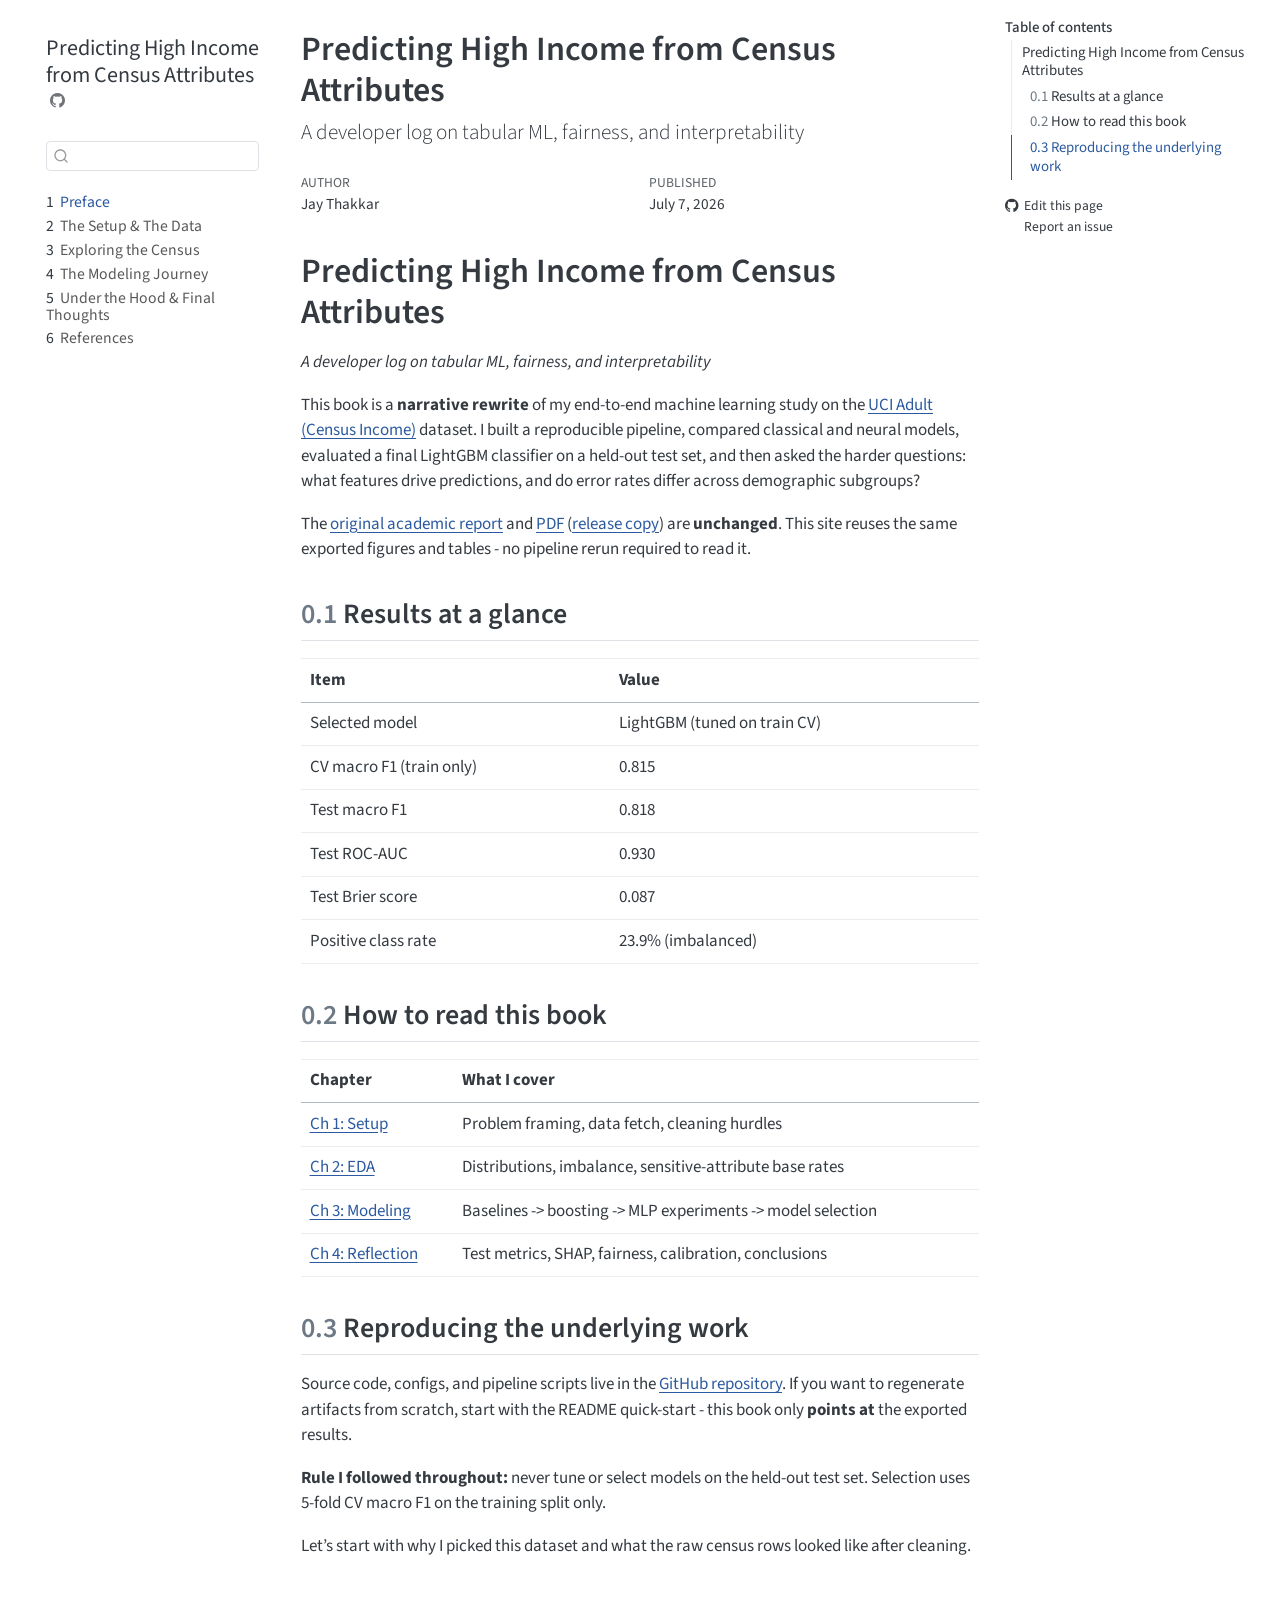
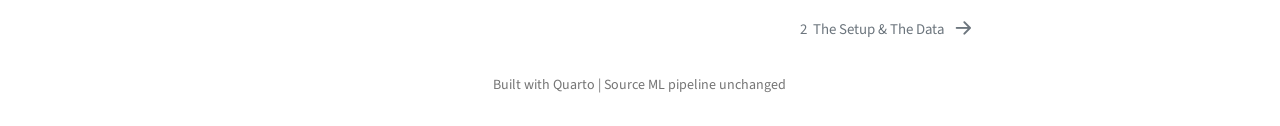
<file: index.html>
<!DOCTYPE html>
<html xmlns="http://www.w3.org/1999/xhtml" lang="en" xml:lang="en"><head>

<meta charset="utf-8">
<meta name="generator" content="quarto-1.4.554">

<meta name="viewport" content="width=device-width, initial-scale=1.0, user-scalable=yes">

<meta name="author" content="Jay Thakkar">
<meta name="dcterms.date" content="2026-07-07">

<title>Predicting High Income from Census Attributes</title>
<style>
code{white-space: pre-wrap;}
span.smallcaps{font-variant: small-caps;}
div.columns{display: flex; gap: min(4vw, 1.5em);}
div.column{flex: auto; overflow-x: auto;}
div.hanging-indent{margin-left: 1.5em; text-indent: -1.5em;}
ul.task-list{list-style: none;}
ul.task-list li input[type="checkbox"] {
  width: 0.8em;
  margin: 0 0.8em 0.2em -1em; /* quarto-specific, see https://github.com/quarto-dev/quarto-cli/issues/4556 */ 
  vertical-align: middle;
}
</style>


<script src="site_libs/quarto-nav/quarto-nav.js"></script>
<script src="site_libs/quarto-nav/headroom.min.js"></script>
<script src="site_libs/clipboard/clipboard.min.js"></script>
<script src="site_libs/quarto-search/autocomplete.umd.js"></script>
<script src="site_libs/quarto-search/fuse.min.js"></script>
<script src="site_libs/quarto-search/quarto-search.js"></script>
<meta name="quarto:offset" content="./">
<link href="./chapter-01-setup.html" rel="next">
<script src="site_libs/quarto-html/quarto.js"></script>
<script src="site_libs/quarto-html/popper.min.js"></script>
<script src="site_libs/quarto-html/tippy.umd.min.js"></script>
<script src="site_libs/quarto-html/anchor.min.js"></script>
<link href="site_libs/quarto-html/tippy.css" rel="stylesheet">
<link href="site_libs/quarto-html/quarto-syntax-highlighting.css" rel="stylesheet" id="quarto-text-highlighting-styles">
<script src="site_libs/bootstrap/bootstrap.min.js"></script>
<link href="site_libs/bootstrap/bootstrap-icons.css" rel="stylesheet">
<link href="site_libs/bootstrap/bootstrap.min.css" rel="stylesheet" id="quarto-bootstrap" data-mode="light">
<script id="quarto-search-options" type="application/json">{
  "location": "sidebar",
  "copy-button": false,
  "collapse-after": 3,
  "panel-placement": "start",
  "type": "textbox",
  "limit": 50,
  "keyboard-shortcut": [
    "f",
    "/",
    "s"
  ],
  "show-item-context": false,
  "language": {
    "search-no-results-text": "No results",
    "search-matching-documents-text": "matching documents",
    "search-copy-link-title": "Copy link to search",
    "search-hide-matches-text": "Hide additional matches",
    "search-more-match-text": "more match in this document",
    "search-more-matches-text": "more matches in this document",
    "search-clear-button-title": "Clear",
    "search-text-placeholder": "",
    "search-detached-cancel-button-title": "Cancel",
    "search-submit-button-title": "Submit",
    "search-label": "Search"
  }
}</script>
<style>html{ scroll-behavior: smooth; }</style>


</head>

<body class="nav-sidebar floating">

<div id="quarto-search-results"></div>
  <header id="quarto-header" class="headroom fixed-top">
  <nav class="quarto-secondary-nav">
    <div class="container-fluid d-flex">
      <button type="button" class="quarto-btn-toggle btn" data-bs-toggle="collapse" data-bs-target=".quarto-sidebar-collapse-item" aria-controls="quarto-sidebar" aria-expanded="false" aria-label="Toggle sidebar navigation" onclick="if (window.quartoToggleHeadroom) { window.quartoToggleHeadroom(); }">
        <i class="bi bi-layout-text-sidebar-reverse"></i>
      </button>
        <nav class="quarto-page-breadcrumbs" aria-label="breadcrumb"><ol class="breadcrumb"><li class="breadcrumb-item"><a href="./index.html"><span class="chapter-number">1</span>&nbsp; <span class="chapter-title">Preface</span></a></li></ol></nav>
        <a class="flex-grow-1" role="button" data-bs-toggle="collapse" data-bs-target=".quarto-sidebar-collapse-item" aria-controls="quarto-sidebar" aria-expanded="false" aria-label="Toggle sidebar navigation" onclick="if (window.quartoToggleHeadroom) { window.quartoToggleHeadroom(); }">      
        </a>
      <button type="button" class="btn quarto-search-button" aria-label="" onclick="window.quartoOpenSearch();">
        <i class="bi bi-search"></i>
      </button>
    </div>
  </nav>
</header>
<!-- content -->
<div id="quarto-content" class="quarto-container page-columns page-rows-contents page-layout-article">
<!-- sidebar -->
  <nav id="quarto-sidebar" class="sidebar collapse collapse-horizontal quarto-sidebar-collapse-item sidebar-navigation floating overflow-auto">
    <div class="pt-lg-2 mt-2 text-left sidebar-header">
    <div class="sidebar-title mb-0 py-0">
      <a href="./">Predicting High Income from Census Attributes</a> 
        <div class="sidebar-tools-main">
    <a href="https://github.com/jt-09/uci-adult-data-ml" title="Source Code" class="quarto-navigation-tool px-1" aria-label="Source Code"><i class="bi bi-github"></i></a>
</div>
    </div>
      </div>
        <div class="mt-2 flex-shrink-0 align-items-center">
        <div class="sidebar-search">
        <div id="quarto-search" class="" title="Search"></div>
        </div>
        </div>
    <div class="sidebar-menu-container"> 
    <ul class="list-unstyled mt-1">
        <li class="sidebar-item">
  <div class="sidebar-item-container"> 
  <a href="./index.html" class="sidebar-item-text sidebar-link active">
 <span class="menu-text"><span class="chapter-number">1</span>&nbsp; <span class="chapter-title">Preface</span></span></a>
  </div>
</li>
        <li class="sidebar-item">
  <div class="sidebar-item-container"> 
  <a href="./chapter-01-setup.html" class="sidebar-item-text sidebar-link">
 <span class="menu-text"><span class="chapter-number">2</span>&nbsp; <span class="chapter-title">The Setup &amp; The Data</span></span></a>
  </div>
</li>
        <li class="sidebar-item">
  <div class="sidebar-item-container"> 
  <a href="./chapter-02-exploring.html" class="sidebar-item-text sidebar-link">
 <span class="menu-text"><span class="chapter-number">3</span>&nbsp; <span class="chapter-title">Exploring the Census</span></span></a>
  </div>
</li>
        <li class="sidebar-item">
  <div class="sidebar-item-container"> 
  <a href="./chapter-03-modeling.html" class="sidebar-item-text sidebar-link">
 <span class="menu-text"><span class="chapter-number">4</span>&nbsp; <span class="chapter-title">The Modeling Journey</span></span></a>
  </div>
</li>
        <li class="sidebar-item">
  <div class="sidebar-item-container"> 
  <a href="./chapter-04-under-the-hood.html" class="sidebar-item-text sidebar-link">
 <span class="menu-text"><span class="chapter-number">5</span>&nbsp; <span class="chapter-title">Under the Hood &amp; Final Thoughts</span></span></a>
  </div>
</li>
        <li class="sidebar-item">
  <div class="sidebar-item-container"> 
  <a href="./references.html" class="sidebar-item-text sidebar-link">
 <span class="menu-text"><span class="chapter-number">6</span>&nbsp; <span class="chapter-title">References</span></span></a>
  </div>
</li>
    </ul>
    </div>
</nav>
<div id="quarto-sidebar-glass" class="quarto-sidebar-collapse-item" data-bs-toggle="collapse" data-bs-target=".quarto-sidebar-collapse-item"></div>
<!-- margin-sidebar -->
    <div id="quarto-margin-sidebar" class="sidebar margin-sidebar">
        <nav id="TOC" role="doc-toc" class="toc-active">
    <h2 id="toc-title">Table of contents</h2>
   
  <ul>
  <li><a href="#predicting-high-income-from-census-attributes" id="toc-predicting-high-income-from-census-attributes" class="nav-link active" data-scroll-target="#predicting-high-income-from-census-attributes">Predicting High Income from Census Attributes</a>
  <ul class="collapse">
  <li><a href="#results-at-a-glance" id="toc-results-at-a-glance" class="nav-link" data-scroll-target="#results-at-a-glance"><span class="header-section-number">0.1</span> Results at a glance</a></li>
  <li><a href="#how-to-read-this-book" id="toc-how-to-read-this-book" class="nav-link" data-scroll-target="#how-to-read-this-book"><span class="header-section-number">0.2</span> How to read this book</a></li>
  <li><a href="#reproducing-the-underlying-work" id="toc-reproducing-the-underlying-work" class="nav-link" data-scroll-target="#reproducing-the-underlying-work"><span class="header-section-number">0.3</span> Reproducing the underlying work</a></li>
  </ul></li>
  </ul>
<div class="toc-actions"><ul><li><a href="https://github.com/jt-09/uci-adult-data-ml/edit/main/index.qmd" class="toc-action"><i class="bi bi-github"></i>Edit this page</a></li><li><a href="https://github.com/jt-09/uci-adult-data-ml/issues/new" class="toc-action"><i class="bi empty"></i>Report an issue</a></li></ul></div></nav>
    </div>
<!-- main -->
<main class="content" id="quarto-document-content">

<header id="title-block-header" class="quarto-title-block default">
<div class="quarto-title">
<h1 class="title">Predicting High Income from Census Attributes</h1>
<p class="subtitle lead">A developer log on tabular ML, fairness, and interpretability</p>
</div>



<div class="quarto-title-meta">

    <div>
    <div class="quarto-title-meta-heading">Author</div>
    <div class="quarto-title-meta-contents">
             <p>Jay Thakkar </p>
          </div>
  </div>
    
    <div>
    <div class="quarto-title-meta-heading">Published</div>
    <div class="quarto-title-meta-contents">
      <p class="date">July 7, 2026</p>
    </div>
  </div>
  
    
  </div>
  


</header>


<section id="predicting-high-income-from-census-attributes" class="level1 unnumbered">
<h1 class="unnumbered">Predicting High Income from Census Attributes</h1>
<p><em>A developer log on tabular ML, fairness, and interpretability</em></p>
<p>This book is a <strong>narrative rewrite</strong> of my end-to-end machine learning study on the <a href="https://archive.ics.uci.edu/ml/datasets/adult">UCI Adult (Census Income)</a> dataset. I built a reproducible pipeline, compared classical and neural models, evaluated a final LightGBM classifier on a held-out test set, and then asked the harder questions: what features drive predictions, and do error rates differ across demographic subgroups?</p>
<p>The <a href="https://github.com/jt-09/uci-adult-data-ml/blob/main/reports/report.md">original academic report</a> and <a href="assets/main.pdf">PDF</a> (<a href="https://github.com/jt-09/uci-adult-data-ml/releases/download/v1.0/main.pdf">release copy</a>) are <strong>unchanged</strong>. This site reuses the same exported figures and tables - no pipeline rerun required to read it.</p>
<section id="results-at-a-glance" class="level2" data-number="0.1">
<h2 data-number="0.1" class="anchored" data-anchor-id="results-at-a-glance"><span class="header-section-number">0.1</span> Results at a glance</h2>
<table class="table">
<thead>
<tr class="header">
<th>Item</th>
<th>Value</th>
</tr>
</thead>
<tbody>
<tr class="odd">
<td>Selected model</td>
<td>LightGBM (tuned on train CV)</td>
</tr>
<tr class="even">
<td>CV macro F1 (train only)</td>
<td>0.815</td>
</tr>
<tr class="odd">
<td>Test macro F1</td>
<td>0.818</td>
</tr>
<tr class="even">
<td>Test ROC-AUC</td>
<td>0.930</td>
</tr>
<tr class="odd">
<td>Test Brier score</td>
<td>0.087</td>
</tr>
<tr class="even">
<td>Positive class rate</td>
<td>23.9% (imbalanced)</td>
</tr>
</tbody>
</table>
</section>
<section id="how-to-read-this-book" class="level2" data-number="0.2">
<h2 data-number="0.2" class="anchored" data-anchor-id="how-to-read-this-book"><span class="header-section-number">0.2</span> How to read this book</h2>
<table class="table">
<thead>
<tr class="header">
<th>Chapter</th>
<th>What I cover</th>
</tr>
</thead>
<tbody>
<tr class="odd">
<td><a href="./chapter-01-setup.html">Ch 1: Setup</a></td>
<td>Problem framing, data fetch, cleaning hurdles</td>
</tr>
<tr class="even">
<td><a href="./chapter-02-exploring.html">Ch 2: EDA</a></td>
<td>Distributions, imbalance, sensitive-attribute base rates</td>
</tr>
<tr class="odd">
<td><a href="./chapter-03-modeling.html">Ch 3: Modeling</a></td>
<td>Baselines -&gt; boosting -&gt; MLP experiments -&gt; model selection</td>
</tr>
<tr class="even">
<td><a href="./chapter-04-under-the-hood.html">Ch 4: Reflection</a></td>
<td>Test metrics, SHAP, fairness, calibration, conclusions</td>
</tr>
</tbody>
</table>
</section>
<section id="reproducing-the-underlying-work" class="level2" data-number="0.3">
<h2 data-number="0.3" class="anchored" data-anchor-id="reproducing-the-underlying-work"><span class="header-section-number">0.3</span> Reproducing the underlying work</h2>
<p>Source code, configs, and pipeline scripts live in the <a href="https://github.com/jt-09/uci-adult-data-ml">GitHub repository</a>. If you want to regenerate artifacts from scratch, start with the README quick-start - this book only <strong>points at</strong> the exported results.</p>
<p><strong>Rule I followed throughout:</strong> never tune or select models on the held-out test set. Selection uses 5-fold CV macro F1 on the training split only.</p>
<p>Let’s start with why I picked this dataset and what the raw census rows looked like after cleaning.</p>


</section>
</section>

</main> <!-- /main -->
<script id="quarto-html-after-body" type="application/javascript">
window.document.addEventListener("DOMContentLoaded", function (event) {
  const toggleBodyColorMode = (bsSheetEl) => {
    const mode = bsSheetEl.getAttribute("data-mode");
    const bodyEl = window.document.querySelector("body");
    if (mode === "dark") {
      bodyEl.classList.add("quarto-dark");
      bodyEl.classList.remove("quarto-light");
    } else {
      bodyEl.classList.add("quarto-light");
      bodyEl.classList.remove("quarto-dark");
    }
  }
  const toggleBodyColorPrimary = () => {
    const bsSheetEl = window.document.querySelector("link#quarto-bootstrap");
    if (bsSheetEl) {
      toggleBodyColorMode(bsSheetEl);
    }
  }
  toggleBodyColorPrimary();  
  const icon = "";
  const anchorJS = new window.AnchorJS();
  anchorJS.options = {
    placement: 'right',
    icon: icon
  };
  anchorJS.add('.anchored');
  const isCodeAnnotation = (el) => {
    for (const clz of el.classList) {
      if (clz.startsWith('code-annotation-')) {                     
        return true;
      }
    }
    return false;
  }
  const clipboard = new window.ClipboardJS('.code-copy-button', {
    text: function(trigger) {
      const codeEl = trigger.previousElementSibling.cloneNode(true);
      for (const childEl of codeEl.children) {
        if (isCodeAnnotation(childEl)) {
          childEl.remove();
        }
      }
      return codeEl.innerText;
    }
  });
  clipboard.on('success', function(e) {
    // button target
    const button = e.trigger;
    // don't keep focus
    button.blur();
    // flash "checked"
    button.classList.add('code-copy-button-checked');
    var currentTitle = button.getAttribute("title");
    button.setAttribute("title", "Copied!");
    let tooltip;
    if (window.bootstrap) {
      button.setAttribute("data-bs-toggle", "tooltip");
      button.setAttribute("data-bs-placement", "left");
      button.setAttribute("data-bs-title", "Copied!");
      tooltip = new bootstrap.Tooltip(button, 
        { trigger: "manual", 
          customClass: "code-copy-button-tooltip",
          offset: [0, -8]});
      tooltip.show();    
    }
    setTimeout(function() {
      if (tooltip) {
        tooltip.hide();
        button.removeAttribute("data-bs-title");
        button.removeAttribute("data-bs-toggle");
        button.removeAttribute("data-bs-placement");
      }
      button.setAttribute("title", currentTitle);
      button.classList.remove('code-copy-button-checked');
    }, 1000);
    // clear code selection
    e.clearSelection();
  });
    var localhostRegex = new RegExp(/^(?:http|https):\/\/localhost\:?[0-9]*\//);
    var mailtoRegex = new RegExp(/^mailto:/);
      var filterRegex = new RegExp('/' + window.location.host + '/');
    var isInternal = (href) => {
        return filterRegex.test(href) || localhostRegex.test(href) || mailtoRegex.test(href);
    }
    // Inspect non-navigation links and adorn them if external
 	var links = window.document.querySelectorAll('a[href]:not(.nav-link):not(.navbar-brand):not(.toc-action):not(.sidebar-link):not(.sidebar-item-toggle):not(.pagination-link):not(.no-external):not([aria-hidden]):not(.dropdown-item):not(.quarto-navigation-tool)');
    for (var i=0; i<links.length; i++) {
      const link = links[i];
      if (!isInternal(link.href)) {
        // undo the damage that might have been done by quarto-nav.js in the case of
        // links that we want to consider external
        if (link.dataset.originalHref !== undefined) {
          link.href = link.dataset.originalHref;
        }
          // target, if specified
          link.setAttribute("target", "_blank");
          if (link.getAttribute("rel") === null) {
            link.setAttribute("rel", "noopener");
          }
      }
    }
  function tippyHover(el, contentFn, onTriggerFn, onUntriggerFn) {
    const config = {
      allowHTML: true,
      maxWidth: 500,
      delay: 100,
      arrow: false,
      appendTo: function(el) {
          return el.parentElement;
      },
      interactive: true,
      interactiveBorder: 10,
      theme: 'quarto',
      placement: 'bottom-start',
    };
    if (contentFn) {
      config.content = contentFn;
    }
    if (onTriggerFn) {
      config.onTrigger = onTriggerFn;
    }
    if (onUntriggerFn) {
      config.onUntrigger = onUntriggerFn;
    }
    window.tippy(el, config); 
  }
  const noterefs = window.document.querySelectorAll('a[role="doc-noteref"]');
  for (var i=0; i<noterefs.length; i++) {
    const ref = noterefs[i];
    tippyHover(ref, function() {
      // use id or data attribute instead here
      let href = ref.getAttribute('data-footnote-href') || ref.getAttribute('href');
      try { href = new URL(href).hash; } catch {}
      const id = href.replace(/^#\/?/, "");
      const note = window.document.getElementById(id);
      if (note) {
        return note.innerHTML;
      } else {
        return "";
      }
    });
  }
  const xrefs = window.document.querySelectorAll('a.quarto-xref');
  const processXRef = (id, note) => {
    // Strip column container classes
    const stripColumnClz = (el) => {
      el.classList.remove("page-full", "page-columns");
      if (el.children) {
        for (const child of el.children) {
          stripColumnClz(child);
        }
      }
    }
    stripColumnClz(note)
    if (id === null || id.startsWith('sec-')) {
      // Special case sections, only their first couple elements
      const container = document.createElement("div");
      if (note.children && note.children.length > 2) {
        container.appendChild(note.children[0].cloneNode(true));
        for (let i = 1; i < note.children.length; i++) {
          const child = note.children[i];
          if (child.tagName === "P" && child.innerText === "") {
            continue;
          } else {
            container.appendChild(child.cloneNode(true));
            break;
          }
        }
        if (window.Quarto?.typesetMath) {
          window.Quarto.typesetMath(container);
        }
        return container.innerHTML
      } else {
        if (window.Quarto?.typesetMath) {
          window.Quarto.typesetMath(note);
        }
        return note.innerHTML;
      }
    } else {
      // Remove any anchor links if they are present
      const anchorLink = note.querySelector('a.anchorjs-link');
      if (anchorLink) {
        anchorLink.remove();
      }
      if (window.Quarto?.typesetMath) {
        window.Quarto.typesetMath(note);
      }
      // TODO in 1.5, we should make sure this works without a callout special case
      if (note.classList.contains("callout")) {
        return note.outerHTML;
      } else {
        return note.innerHTML;
      }
    }
  }
  for (var i=0; i<xrefs.length; i++) {
    const xref = xrefs[i];
    tippyHover(xref, undefined, function(instance) {
      instance.disable();
      let url = xref.getAttribute('href');
      let hash = undefined; 
      if (url.startsWith('#')) {
        hash = url;
      } else {
        try { hash = new URL(url).hash; } catch {}
      }
      if (hash) {
        const id = hash.replace(/^#\/?/, "");
        const note = window.document.getElementById(id);
        if (note !== null) {
          try {
            const html = processXRef(id, note.cloneNode(true));
            instance.setContent(html);
          } finally {
            instance.enable();
            instance.show();
          }
        } else {
          // See if we can fetch this
          fetch(url.split('#')[0])
          .then(res => res.text())
          .then(html => {
            const parser = new DOMParser();
            const htmlDoc = parser.parseFromString(html, "text/html");
            const note = htmlDoc.getElementById(id);
            if (note !== null) {
              const html = processXRef(id, note);
              instance.setContent(html);
            } 
          }).finally(() => {
            instance.enable();
            instance.show();
          });
        }
      } else {
        // See if we can fetch a full url (with no hash to target)
        // This is a special case and we should probably do some content thinning / targeting
        fetch(url)
        .then(res => res.text())
        .then(html => {
          const parser = new DOMParser();
          const htmlDoc = parser.parseFromString(html, "text/html");
          const note = htmlDoc.querySelector('main.content');
          if (note !== null) {
            // This should only happen for chapter cross references
            // (since there is no id in the URL)
            // remove the first header
            if (note.children.length > 0 && note.children[0].tagName === "HEADER") {
              note.children[0].remove();
            }
            const html = processXRef(null, note);
            instance.setContent(html);
          } 
        }).finally(() => {
          instance.enable();
          instance.show();
        });
      }
    }, function(instance) {
    });
  }
      let selectedAnnoteEl;
      const selectorForAnnotation = ( cell, annotation) => {
        let cellAttr = 'data-code-cell="' + cell + '"';
        let lineAttr = 'data-code-annotation="' +  annotation + '"';
        const selector = 'span[' + cellAttr + '][' + lineAttr + ']';
        return selector;
      }
      const selectCodeLines = (annoteEl) => {
        const doc = window.document;
        const targetCell = annoteEl.getAttribute("data-target-cell");
        const targetAnnotation = annoteEl.getAttribute("data-target-annotation");
        const annoteSpan = window.document.querySelector(selectorForAnnotation(targetCell, targetAnnotation));
        const lines = annoteSpan.getAttribute("data-code-lines").split(",");
        const lineIds = lines.map((line) => {
          return targetCell + "-" + line;
        })
        let top = null;
        let height = null;
        let parent = null;
        if (lineIds.length > 0) {
            //compute the position of the single el (top and bottom and make a div)
            const el = window.document.getElementById(lineIds[0]);
            top = el.offsetTop;
            height = el.offsetHeight;
            parent = el.parentElement.parentElement;
          if (lineIds.length > 1) {
            const lastEl = window.document.getElementById(lineIds[lineIds.length - 1]);
            const bottom = lastEl.offsetTop + lastEl.offsetHeight;
            height = bottom - top;
          }
          if (top !== null && height !== null && parent !== null) {
            // cook up a div (if necessary) and position it 
            let div = window.document.getElementById("code-annotation-line-highlight");
            if (div === null) {
              div = window.document.createElement("div");
              div.setAttribute("id", "code-annotation-line-highlight");
              div.style.position = 'absolute';
              parent.appendChild(div);
            }
            div.style.top = top - 2 + "px";
            div.style.height = height + 4 + "px";
            div.style.left = 0;
            let gutterDiv = window.document.getElementById("code-annotation-line-highlight-gutter");
            if (gutterDiv === null) {
              gutterDiv = window.document.createElement("div");
              gutterDiv.setAttribute("id", "code-annotation-line-highlight-gutter");
              gutterDiv.style.position = 'absolute';
              const codeCell = window.document.getElementById(targetCell);
              const gutter = codeCell.querySelector('.code-annotation-gutter');
              gutter.appendChild(gutterDiv);
            }
            gutterDiv.style.top = top - 2 + "px";
            gutterDiv.style.height = height + 4 + "px";
          }
          selectedAnnoteEl = annoteEl;
        }
      };
      const unselectCodeLines = () => {
        const elementsIds = ["code-annotation-line-highlight", "code-annotation-line-highlight-gutter"];
        elementsIds.forEach((elId) => {
          const div = window.document.getElementById(elId);
          if (div) {
            div.remove();
          }
        });
        selectedAnnoteEl = undefined;
      };
        // Handle positioning of the toggle
    window.addEventListener(
      "resize",
      throttle(() => {
        elRect = undefined;
        if (selectedAnnoteEl) {
          selectCodeLines(selectedAnnoteEl);
        }
      }, 10)
    );
    function throttle(fn, ms) {
    let throttle = false;
    let timer;
      return (...args) => {
        if(!throttle) { // first call gets through
            fn.apply(this, args);
            throttle = true;
        } else { // all the others get throttled
            if(timer) clearTimeout(timer); // cancel #2
            timer = setTimeout(() => {
              fn.apply(this, args);
              timer = throttle = false;
            }, ms);
        }
      };
    }
      // Attach click handler to the DT
      const annoteDls = window.document.querySelectorAll('dt[data-target-cell]');
      for (const annoteDlNode of annoteDls) {
        annoteDlNode.addEventListener('click', (event) => {
          const clickedEl = event.target;
          if (clickedEl !== selectedAnnoteEl) {
            unselectCodeLines();
            const activeEl = window.document.querySelector('dt[data-target-cell].code-annotation-active');
            if (activeEl) {
              activeEl.classList.remove('code-annotation-active');
            }
            selectCodeLines(clickedEl);
            clickedEl.classList.add('code-annotation-active');
          } else {
            // Unselect the line
            unselectCodeLines();
            clickedEl.classList.remove('code-annotation-active');
          }
        });
      }
  const findCites = (el) => {
    const parentEl = el.parentElement;
    if (parentEl) {
      const cites = parentEl.dataset.cites;
      if (cites) {
        return {
          el,
          cites: cites.split(' ')
        };
      } else {
        return findCites(el.parentElement)
      }
    } else {
      return undefined;
    }
  };
  var bibliorefs = window.document.querySelectorAll('a[role="doc-biblioref"]');
  for (var i=0; i<bibliorefs.length; i++) {
    const ref = bibliorefs[i];
    const citeInfo = findCites(ref);
    if (citeInfo) {
      tippyHover(citeInfo.el, function() {
        var popup = window.document.createElement('div');
        citeInfo.cites.forEach(function(cite) {
          var citeDiv = window.document.createElement('div');
          citeDiv.classList.add('hanging-indent');
          citeDiv.classList.add('csl-entry');
          var biblioDiv = window.document.getElementById('ref-' + cite);
          if (biblioDiv) {
            citeDiv.innerHTML = biblioDiv.innerHTML;
          }
          popup.appendChild(citeDiv);
        });
        return popup.innerHTML;
      });
    }
  }
});
</script>
<nav class="page-navigation">
  <div class="nav-page nav-page-previous">
  </div>
  <div class="nav-page nav-page-next">
      <a href="./chapter-01-setup.html" class="pagination-link" aria-label="The Setup &amp; The Data">
        <span class="nav-page-text"><span class="chapter-number">2</span>&nbsp; <span class="chapter-title">The Setup &amp; The Data</span></span> <i class="bi bi-arrow-right-short"></i>
      </a>
  </div>
</nav>
</div> <!-- /content -->
<footer class="footer">
  <div class="nav-footer">
    <div class="nav-footer-left">
      &nbsp;
    </div>   
    <div class="nav-footer-center">
<p>Built with Quarto | Source ML pipeline unchanged</p>
<div class="toc-actions d-sm-block d-md-none"><ul><li><a href="https://github.com/jt-09/uci-adult-data-ml/edit/main/index.qmd" class="toc-action"><i class="bi bi-github"></i>Edit this page</a></li><li><a href="https://github.com/jt-09/uci-adult-data-ml/issues/new" class="toc-action"><i class="bi empty"></i>Report an issue</a></li></ul></div></div>
    <div class="nav-footer-right">
      &nbsp;
    </div>
  </div>
</footer>




<script src="site_libs/quarto-html/zenscroll-min.js"></script>
</body></html>
</file>
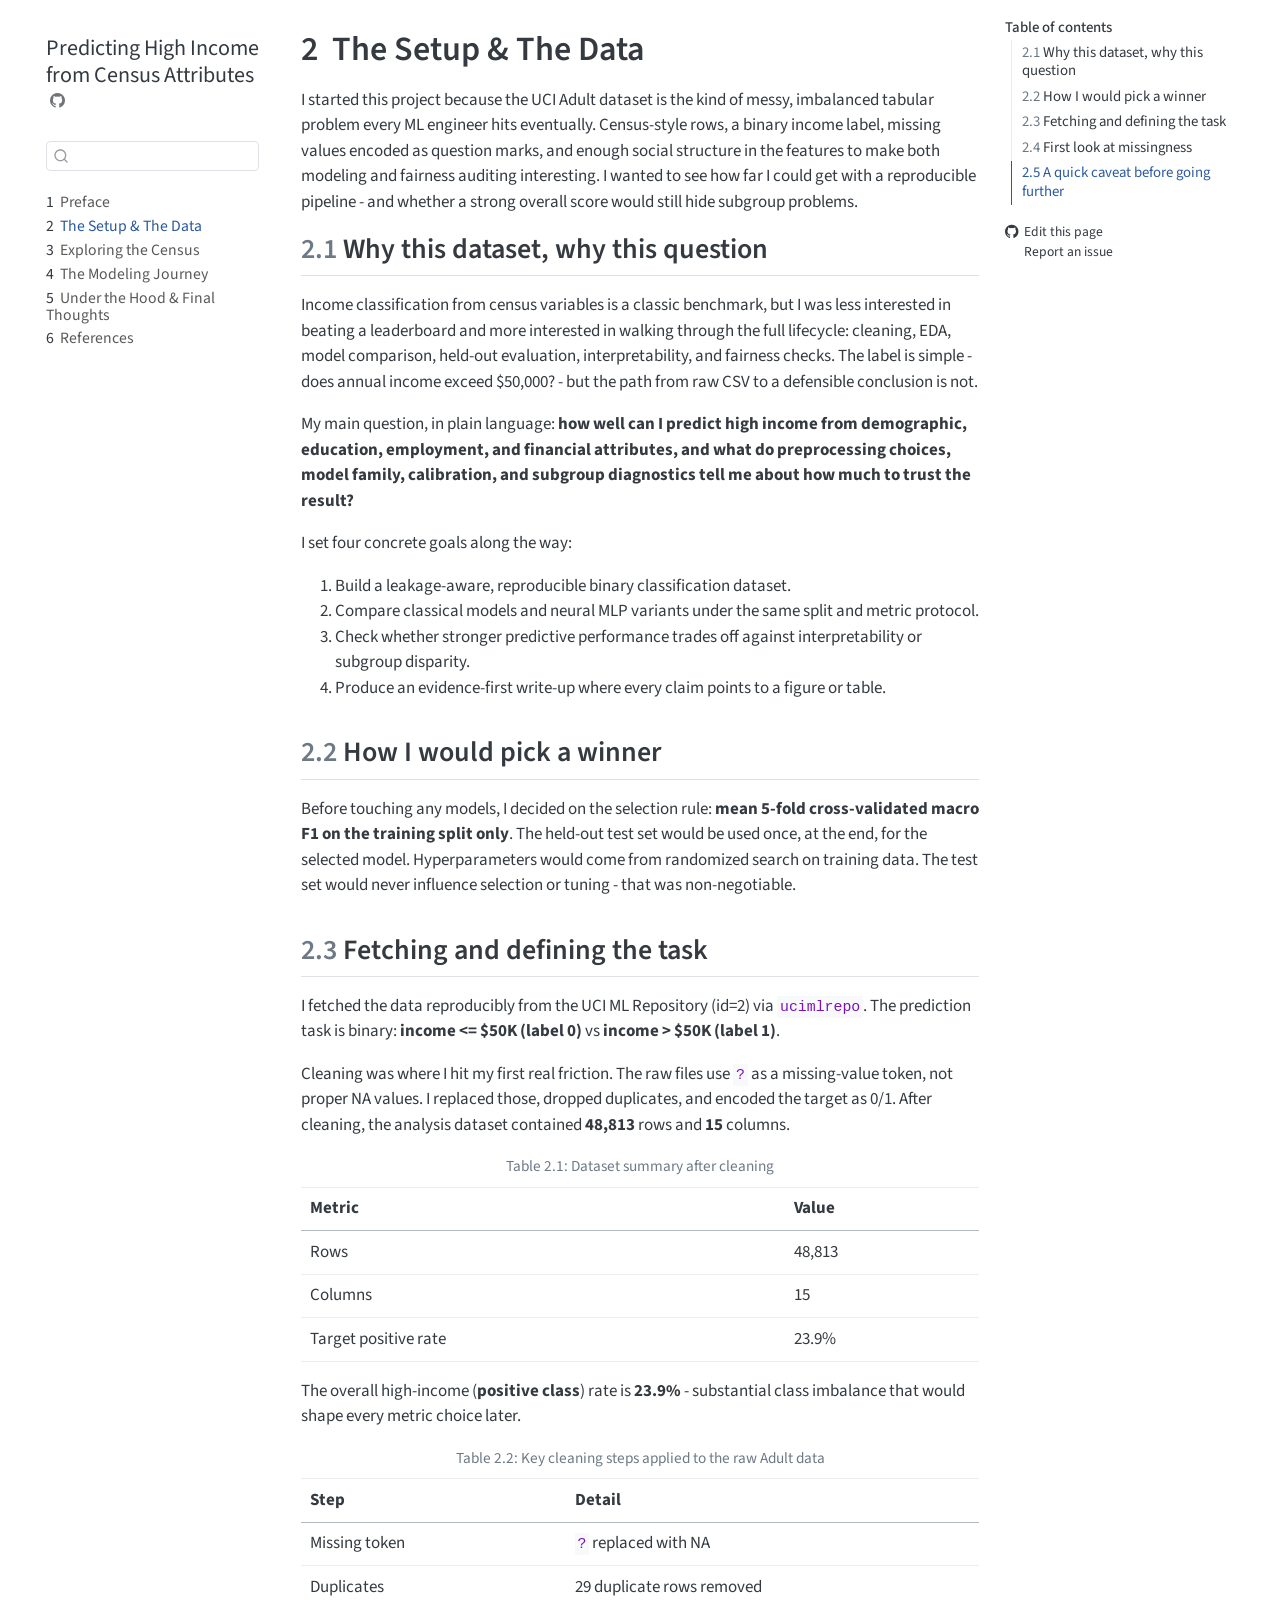
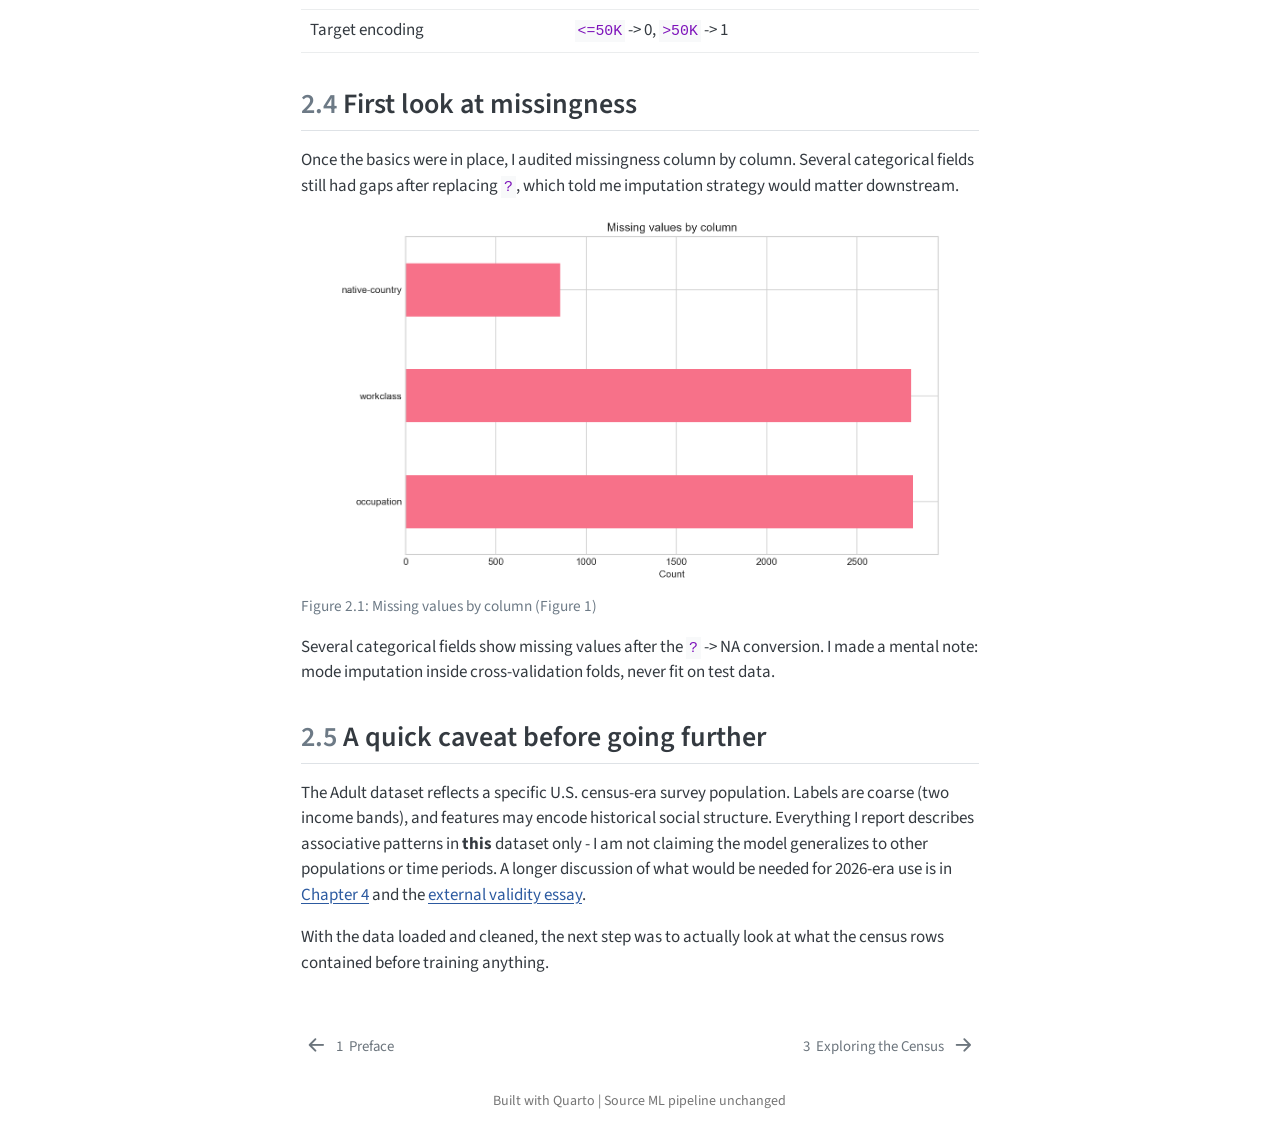
<file: chapter-01-setup.html>
<!DOCTYPE html>
<html xmlns="http://www.w3.org/1999/xhtml" lang="en" xml:lang="en"><head>

<meta charset="utf-8">
<meta name="generator" content="quarto-1.4.554">

<meta name="viewport" content="width=device-width, initial-scale=1.0, user-scalable=yes">


<title>Predicting High Income from Census Attributes - 2&nbsp; The Setup &amp; The Data</title>
<style>
code{white-space: pre-wrap;}
span.smallcaps{font-variant: small-caps;}
div.columns{display: flex; gap: min(4vw, 1.5em);}
div.column{flex: auto; overflow-x: auto;}
div.hanging-indent{margin-left: 1.5em; text-indent: -1.5em;}
ul.task-list{list-style: none;}
ul.task-list li input[type="checkbox"] {
  width: 0.8em;
  margin: 0 0.8em 0.2em -1em; /* quarto-specific, see https://github.com/quarto-dev/quarto-cli/issues/4556 */ 
  vertical-align: middle;
}
</style>


<script src="site_libs/quarto-nav/quarto-nav.js"></script>
<script src="site_libs/quarto-nav/headroom.min.js"></script>
<script src="site_libs/clipboard/clipboard.min.js"></script>
<script src="site_libs/quarto-search/autocomplete.umd.js"></script>
<script src="site_libs/quarto-search/fuse.min.js"></script>
<script src="site_libs/quarto-search/quarto-search.js"></script>
<meta name="quarto:offset" content="./">
<link href="./chapter-02-exploring.html" rel="next">
<link href="./index.html" rel="prev">
<script src="site_libs/quarto-html/quarto.js"></script>
<script src="site_libs/quarto-html/popper.min.js"></script>
<script src="site_libs/quarto-html/tippy.umd.min.js"></script>
<script src="site_libs/quarto-html/anchor.min.js"></script>
<link href="site_libs/quarto-html/tippy.css" rel="stylesheet">
<link href="site_libs/quarto-html/quarto-syntax-highlighting.css" rel="stylesheet" id="quarto-text-highlighting-styles">
<script src="site_libs/bootstrap/bootstrap.min.js"></script>
<link href="site_libs/bootstrap/bootstrap-icons.css" rel="stylesheet">
<link href="site_libs/bootstrap/bootstrap.min.css" rel="stylesheet" id="quarto-bootstrap" data-mode="light">
<script id="quarto-search-options" type="application/json">{
  "location": "sidebar",
  "copy-button": false,
  "collapse-after": 3,
  "panel-placement": "start",
  "type": "textbox",
  "limit": 50,
  "keyboard-shortcut": [
    "f",
    "/",
    "s"
  ],
  "show-item-context": false,
  "language": {
    "search-no-results-text": "No results",
    "search-matching-documents-text": "matching documents",
    "search-copy-link-title": "Copy link to search",
    "search-hide-matches-text": "Hide additional matches",
    "search-more-match-text": "more match in this document",
    "search-more-matches-text": "more matches in this document",
    "search-clear-button-title": "Clear",
    "search-text-placeholder": "",
    "search-detached-cancel-button-title": "Cancel",
    "search-submit-button-title": "Submit",
    "search-label": "Search"
  }
}</script>
<style>html{ scroll-behavior: smooth; }</style>


</head>

<body class="nav-sidebar floating">

<div id="quarto-search-results"></div>
  <header id="quarto-header" class="headroom fixed-top">
  <nav class="quarto-secondary-nav">
    <div class="container-fluid d-flex">
      <button type="button" class="quarto-btn-toggle btn" data-bs-toggle="collapse" data-bs-target=".quarto-sidebar-collapse-item" aria-controls="quarto-sidebar" aria-expanded="false" aria-label="Toggle sidebar navigation" onclick="if (window.quartoToggleHeadroom) { window.quartoToggleHeadroom(); }">
        <i class="bi bi-layout-text-sidebar-reverse"></i>
      </button>
        <nav class="quarto-page-breadcrumbs" aria-label="breadcrumb"><ol class="breadcrumb"><li class="breadcrumb-item"><a href="./chapter-01-setup.html"><span class="chapter-number">2</span>&nbsp; <span class="chapter-title">The Setup &amp; The Data</span></a></li></ol></nav>
        <a class="flex-grow-1" role="button" data-bs-toggle="collapse" data-bs-target=".quarto-sidebar-collapse-item" aria-controls="quarto-sidebar" aria-expanded="false" aria-label="Toggle sidebar navigation" onclick="if (window.quartoToggleHeadroom) { window.quartoToggleHeadroom(); }">      
        </a>
      <button type="button" class="btn quarto-search-button" aria-label="" onclick="window.quartoOpenSearch();">
        <i class="bi bi-search"></i>
      </button>
    </div>
  </nav>
</header>
<!-- content -->
<div id="quarto-content" class="quarto-container page-columns page-rows-contents page-layout-article">
<!-- sidebar -->
  <nav id="quarto-sidebar" class="sidebar collapse collapse-horizontal quarto-sidebar-collapse-item sidebar-navigation floating overflow-auto">
    <div class="pt-lg-2 mt-2 text-left sidebar-header">
    <div class="sidebar-title mb-0 py-0">
      <a href="./">Predicting High Income from Census Attributes</a> 
        <div class="sidebar-tools-main">
    <a href="https://github.com/jt-09/uci-adult-data-ml" title="Source Code" class="quarto-navigation-tool px-1" aria-label="Source Code"><i class="bi bi-github"></i></a>
</div>
    </div>
      </div>
        <div class="mt-2 flex-shrink-0 align-items-center">
        <div class="sidebar-search">
        <div id="quarto-search" class="" title="Search"></div>
        </div>
        </div>
    <div class="sidebar-menu-container"> 
    <ul class="list-unstyled mt-1">
        <li class="sidebar-item">
  <div class="sidebar-item-container"> 
  <a href="./index.html" class="sidebar-item-text sidebar-link">
 <span class="menu-text"><span class="chapter-number">1</span>&nbsp; <span class="chapter-title">Preface</span></span></a>
  </div>
</li>
        <li class="sidebar-item">
  <div class="sidebar-item-container"> 
  <a href="./chapter-01-setup.html" class="sidebar-item-text sidebar-link active">
 <span class="menu-text"><span class="chapter-number">2</span>&nbsp; <span class="chapter-title">The Setup &amp; The Data</span></span></a>
  </div>
</li>
        <li class="sidebar-item">
  <div class="sidebar-item-container"> 
  <a href="./chapter-02-exploring.html" class="sidebar-item-text sidebar-link">
 <span class="menu-text"><span class="chapter-number">3</span>&nbsp; <span class="chapter-title">Exploring the Census</span></span></a>
  </div>
</li>
        <li class="sidebar-item">
  <div class="sidebar-item-container"> 
  <a href="./chapter-03-modeling.html" class="sidebar-item-text sidebar-link">
 <span class="menu-text"><span class="chapter-number">4</span>&nbsp; <span class="chapter-title">The Modeling Journey</span></span></a>
  </div>
</li>
        <li class="sidebar-item">
  <div class="sidebar-item-container"> 
  <a href="./chapter-04-under-the-hood.html" class="sidebar-item-text sidebar-link">
 <span class="menu-text"><span class="chapter-number">5</span>&nbsp; <span class="chapter-title">Under the Hood &amp; Final Thoughts</span></span></a>
  </div>
</li>
        <li class="sidebar-item">
  <div class="sidebar-item-container"> 
  <a href="./references.html" class="sidebar-item-text sidebar-link">
 <span class="menu-text"><span class="chapter-number">6</span>&nbsp; <span class="chapter-title">References</span></span></a>
  </div>
</li>
    </ul>
    </div>
</nav>
<div id="quarto-sidebar-glass" class="quarto-sidebar-collapse-item" data-bs-toggle="collapse" data-bs-target=".quarto-sidebar-collapse-item"></div>
<!-- margin-sidebar -->
    <div id="quarto-margin-sidebar" class="sidebar margin-sidebar">
        <nav id="TOC" role="doc-toc" class="toc-active">
    <h2 id="toc-title">Table of contents</h2>
   
  <ul>
  <li><a href="#why-this-dataset-why-this-question" id="toc-why-this-dataset-why-this-question" class="nav-link active" data-scroll-target="#why-this-dataset-why-this-question"><span class="header-section-number">2.1</span> Why this dataset, why this question</a></li>
  <li><a href="#how-i-would-pick-a-winner" id="toc-how-i-would-pick-a-winner" class="nav-link" data-scroll-target="#how-i-would-pick-a-winner"><span class="header-section-number">2.2</span> How I would pick a winner</a></li>
  <li><a href="#fetching-and-defining-the-task" id="toc-fetching-and-defining-the-task" class="nav-link" data-scroll-target="#fetching-and-defining-the-task"><span class="header-section-number">2.3</span> Fetching and defining the task</a></li>
  <li><a href="#first-look-at-missingness" id="toc-first-look-at-missingness" class="nav-link" data-scroll-target="#first-look-at-missingness"><span class="header-section-number">2.4</span> First look at missingness</a></li>
  <li><a href="#a-quick-caveat-before-going-further" id="toc-a-quick-caveat-before-going-further" class="nav-link" data-scroll-target="#a-quick-caveat-before-going-further"><span class="header-section-number">2.5</span> A quick caveat before going further</a></li>
  </ul>
<div class="toc-actions"><ul><li><a href="https://github.com/jt-09/uci-adult-data-ml/edit/main/chapter-01-setup.qmd" class="toc-action"><i class="bi bi-github"></i>Edit this page</a></li><li><a href="https://github.com/jt-09/uci-adult-data-ml/issues/new" class="toc-action"><i class="bi empty"></i>Report an issue</a></li></ul></div></nav>
    </div>
<!-- main -->
<main class="content" id="quarto-document-content">

<header id="title-block-header" class="quarto-title-block default">
<div class="quarto-title">
<h1 class="title"><span class="chapter-number">2</span>&nbsp; <span class="chapter-title">The Setup &amp; The Data</span></h1>
</div>



<div class="quarto-title-meta">

    
  
    
  </div>
  


</header>


<p>I started this project because the UCI Adult dataset is the kind of messy, imbalanced tabular problem every ML engineer hits eventually. Census-style rows, a binary income label, missing values encoded as question marks, and enough social structure in the features to make both modeling and fairness auditing interesting. I wanted to see how far I could get with a reproducible pipeline - and whether a strong overall score would still hide subgroup problems.</p>
<section id="why-this-dataset-why-this-question" class="level2" data-number="2.1">
<h2 data-number="2.1" class="anchored" data-anchor-id="why-this-dataset-why-this-question"><span class="header-section-number">2.1</span> Why this dataset, why this question</h2>
<p>Income classification from census variables is a classic benchmark, but I was less interested in beating a leaderboard and more interested in walking through the full lifecycle: cleaning, EDA, model comparison, held-out evaluation, interpretability, and fairness checks. The label is simple - does annual income exceed $50,000? - but the path from raw CSV to a defensible conclusion is not.</p>
<p>My main question, in plain language: <strong>how well can I predict high income from demographic, education, employment, and financial attributes, and what do preprocessing choices, model family, calibration, and subgroup diagnostics tell me about how much to trust the result?</strong></p>
<p>I set four concrete goals along the way:</p>
<ol type="1">
<li>Build a leakage-aware, reproducible binary classification dataset.</li>
<li>Compare classical models and neural MLP variants under the same split and metric protocol.</li>
<li>Check whether stronger predictive performance trades off against interpretability or subgroup disparity.</li>
<li>Produce an evidence-first write-up where every claim points to a figure or table.</li>
</ol>
</section>
<section id="how-i-would-pick-a-winner" class="level2" data-number="2.2">
<h2 data-number="2.2" class="anchored" data-anchor-id="how-i-would-pick-a-winner"><span class="header-section-number">2.2</span> How I would pick a winner</h2>
<p>Before touching any models, I decided on the selection rule: <strong>mean 5-fold cross-validated macro F1 on the training split only</strong>. The held-out test set would be used once, at the end, for the selected model. Hyperparameters would come from randomized search on training data. The test set would never influence selection or tuning - that was non-negotiable.</p>
</section>
<section id="fetching-and-defining-the-task" class="level2" data-number="2.3">
<h2 data-number="2.3" class="anchored" data-anchor-id="fetching-and-defining-the-task"><span class="header-section-number">2.3</span> Fetching and defining the task</h2>
<p>I fetched the data reproducibly from the UCI ML Repository (id=2) via <code>ucimlrepo</code>. The prediction task is binary: <strong>income &lt;= $50K (label 0)</strong> vs <strong>income &gt; $50K (label 1)</strong>.</p>
<p>Cleaning was where I hit my first real friction. The raw files use <code>?</code> as a missing-value token, not proper NA values. I replaced those, dropped duplicates, and encoded the target as 0/1. After cleaning, the analysis dataset contained <strong>48,813</strong> rows and <strong>15</strong> columns.</p>
<div id="tbl-dataset-summary" class="quarto-float anchored">
<figure class="quarto-float quarto-float-tbl figure">
<figcaption class="quarto-float-caption-top quarto-float-caption quarto-float-tbl" id="tbl-dataset-summary-caption-0ceaefa1-69ba-4598-a22c-09a6ac19f8ca">
Table&nbsp;2.1: Dataset summary after cleaning
</figcaption>
<div aria-describedby="tbl-dataset-summary-caption-0ceaefa1-69ba-4598-a22c-09a6ac19f8ca">
<table class="table">
<thead>
<tr class="header">
<th>Metric</th>
<th>Value</th>
</tr>
</thead>
<tbody>
<tr class="odd">
<td>Rows</td>
<td>48,813</td>
</tr>
<tr class="even">
<td>Columns</td>
<td>15</td>
</tr>
<tr class="odd">
<td>Target positive rate</td>
<td>23.9%</td>
</tr>
</tbody>
</table>
</div>
</figure>
</div>
<p>The overall high-income (<strong>positive class</strong>) rate is <strong>23.9%</strong> - substantial class imbalance that would shape every metric choice later.</p>
<div id="tbl-cleaning" class="quarto-float anchored">
<figure class="quarto-float quarto-float-tbl figure">
<figcaption class="quarto-float-caption-top quarto-float-caption quarto-float-tbl" id="tbl-cleaning-caption-0ceaefa1-69ba-4598-a22c-09a6ac19f8ca">
Table&nbsp;2.2: Key cleaning steps applied to the raw Adult data
</figcaption>
<div aria-describedby="tbl-cleaning-caption-0ceaefa1-69ba-4598-a22c-09a6ac19f8ca">
<table class="table">
<thead>
<tr class="header">
<th>Step</th>
<th>Detail</th>
</tr>
</thead>
<tbody>
<tr class="odd">
<td>Missing token</td>
<td><code>?</code> replaced with NA</td>
</tr>
<tr class="even">
<td>Duplicates</td>
<td>29 duplicate rows removed</td>
</tr>
<tr class="odd">
<td>Target encoding</td>
<td><code>&lt;=50K</code> -&gt; 0, <code>&gt;50K</code> -&gt; 1</td>
</tr>
</tbody>
</table>
</div>
</figure>
</div>
</section>
<section id="first-look-at-missingness" class="level2" data-number="2.4">
<h2 data-number="2.4" class="anchored" data-anchor-id="first-look-at-missingness"><span class="header-section-number">2.4</span> First look at missingness</h2>
<p>Once the basics were in place, I audited missingness column by column. Several categorical fields still had gaps after replacing <code>?</code>, which told me imputation strategy would matter downstream.</p>
<div id="fig-missingness" class="quarto-figure quarto-figure-center quarto-float anchored">
<figure class="quarto-float quarto-float-fig figure">
<div aria-describedby="fig-missingness-caption-0ceaefa1-69ba-4598-a22c-09a6ac19f8ca">
<img src="figures/fig_01_missingness.png" class="img-fluid figure-img" style="width:90.0%">
</div>
<figcaption class="quarto-float-caption-bottom quarto-float-caption quarto-float-fig" id="fig-missingness-caption-0ceaefa1-69ba-4598-a22c-09a6ac19f8ca">
Figure&nbsp;2.1: Missing values by column (Figure 1)
</figcaption>
</figure>
</div>
<p>Several categorical fields show missing values after the <code>?</code> -&gt; NA conversion. I made a mental note: mode imputation inside cross-validation folds, never fit on test data.</p>
</section>
<section id="a-quick-caveat-before-going-further" class="level2" data-number="2.5">
<h2 data-number="2.5" class="anchored" data-anchor-id="a-quick-caveat-before-going-further"><span class="header-section-number">2.5</span> A quick caveat before going further</h2>
<p>The Adult dataset reflects a specific U.S. census-era survey population. Labels are coarse (two income bands), and features may encode historical social structure. Everything I report describes associative patterns in <strong>this</strong> dataset only - I am not claiming the model generalizes to other populations or time periods. A longer discussion of what would be needed for 2026-era use is in <a href="./chapter-04-under-the-hood.html">Chapter 4</a> and the <a href="https://github.com/jt-09/uci-adult-data-ml/blob/main/docs/external_validity_2026.md">external validity essay</a>.</p>
<p>With the data loaded and cleaned, the next step was to actually look at what the census rows contained before training anything.</p>


</section>

</main> <!-- /main -->
<script id="quarto-html-after-body" type="application/javascript">
window.document.addEventListener("DOMContentLoaded", function (event) {
  const toggleBodyColorMode = (bsSheetEl) => {
    const mode = bsSheetEl.getAttribute("data-mode");
    const bodyEl = window.document.querySelector("body");
    if (mode === "dark") {
      bodyEl.classList.add("quarto-dark");
      bodyEl.classList.remove("quarto-light");
    } else {
      bodyEl.classList.add("quarto-light");
      bodyEl.classList.remove("quarto-dark");
    }
  }
  const toggleBodyColorPrimary = () => {
    const bsSheetEl = window.document.querySelector("link#quarto-bootstrap");
    if (bsSheetEl) {
      toggleBodyColorMode(bsSheetEl);
    }
  }
  toggleBodyColorPrimary();  
  const icon = "";
  const anchorJS = new window.AnchorJS();
  anchorJS.options = {
    placement: 'right',
    icon: icon
  };
  anchorJS.add('.anchored');
  const isCodeAnnotation = (el) => {
    for (const clz of el.classList) {
      if (clz.startsWith('code-annotation-')) {                     
        return true;
      }
    }
    return false;
  }
  const clipboard = new window.ClipboardJS('.code-copy-button', {
    text: function(trigger) {
      const codeEl = trigger.previousElementSibling.cloneNode(true);
      for (const childEl of codeEl.children) {
        if (isCodeAnnotation(childEl)) {
          childEl.remove();
        }
      }
      return codeEl.innerText;
    }
  });
  clipboard.on('success', function(e) {
    // button target
    const button = e.trigger;
    // don't keep focus
    button.blur();
    // flash "checked"
    button.classList.add('code-copy-button-checked');
    var currentTitle = button.getAttribute("title");
    button.setAttribute("title", "Copied!");
    let tooltip;
    if (window.bootstrap) {
      button.setAttribute("data-bs-toggle", "tooltip");
      button.setAttribute("data-bs-placement", "left");
      button.setAttribute("data-bs-title", "Copied!");
      tooltip = new bootstrap.Tooltip(button, 
        { trigger: "manual", 
          customClass: "code-copy-button-tooltip",
          offset: [0, -8]});
      tooltip.show();    
    }
    setTimeout(function() {
      if (tooltip) {
        tooltip.hide();
        button.removeAttribute("data-bs-title");
        button.removeAttribute("data-bs-toggle");
        button.removeAttribute("data-bs-placement");
      }
      button.setAttribute("title", currentTitle);
      button.classList.remove('code-copy-button-checked');
    }, 1000);
    // clear code selection
    e.clearSelection();
  });
    var localhostRegex = new RegExp(/^(?:http|https):\/\/localhost\:?[0-9]*\//);
    var mailtoRegex = new RegExp(/^mailto:/);
      var filterRegex = new RegExp('/' + window.location.host + '/');
    var isInternal = (href) => {
        return filterRegex.test(href) || localhostRegex.test(href) || mailtoRegex.test(href);
    }
    // Inspect non-navigation links and adorn them if external
 	var links = window.document.querySelectorAll('a[href]:not(.nav-link):not(.navbar-brand):not(.toc-action):not(.sidebar-link):not(.sidebar-item-toggle):not(.pagination-link):not(.no-external):not([aria-hidden]):not(.dropdown-item):not(.quarto-navigation-tool)');
    for (var i=0; i<links.length; i++) {
      const link = links[i];
      if (!isInternal(link.href)) {
        // undo the damage that might have been done by quarto-nav.js in the case of
        // links that we want to consider external
        if (link.dataset.originalHref !== undefined) {
          link.href = link.dataset.originalHref;
        }
          // target, if specified
          link.setAttribute("target", "_blank");
          if (link.getAttribute("rel") === null) {
            link.setAttribute("rel", "noopener");
          }
      }
    }
  function tippyHover(el, contentFn, onTriggerFn, onUntriggerFn) {
    const config = {
      allowHTML: true,
      maxWidth: 500,
      delay: 100,
      arrow: false,
      appendTo: function(el) {
          return el.parentElement;
      },
      interactive: true,
      interactiveBorder: 10,
      theme: 'quarto',
      placement: 'bottom-start',
    };
    if (contentFn) {
      config.content = contentFn;
    }
    if (onTriggerFn) {
      config.onTrigger = onTriggerFn;
    }
    if (onUntriggerFn) {
      config.onUntrigger = onUntriggerFn;
    }
    window.tippy(el, config); 
  }
  const noterefs = window.document.querySelectorAll('a[role="doc-noteref"]');
  for (var i=0; i<noterefs.length; i++) {
    const ref = noterefs[i];
    tippyHover(ref, function() {
      // use id or data attribute instead here
      let href = ref.getAttribute('data-footnote-href') || ref.getAttribute('href');
      try { href = new URL(href).hash; } catch {}
      const id = href.replace(/^#\/?/, "");
      const note = window.document.getElementById(id);
      if (note) {
        return note.innerHTML;
      } else {
        return "";
      }
    });
  }
  const xrefs = window.document.querySelectorAll('a.quarto-xref');
  const processXRef = (id, note) => {
    // Strip column container classes
    const stripColumnClz = (el) => {
      el.classList.remove("page-full", "page-columns");
      if (el.children) {
        for (const child of el.children) {
          stripColumnClz(child);
        }
      }
    }
    stripColumnClz(note)
    if (id === null || id.startsWith('sec-')) {
      // Special case sections, only their first couple elements
      const container = document.createElement("div");
      if (note.children && note.children.length > 2) {
        container.appendChild(note.children[0].cloneNode(true));
        for (let i = 1; i < note.children.length; i++) {
          const child = note.children[i];
          if (child.tagName === "P" && child.innerText === "") {
            continue;
          } else {
            container.appendChild(child.cloneNode(true));
            break;
          }
        }
        if (window.Quarto?.typesetMath) {
          window.Quarto.typesetMath(container);
        }
        return container.innerHTML
      } else {
        if (window.Quarto?.typesetMath) {
          window.Quarto.typesetMath(note);
        }
        return note.innerHTML;
      }
    } else {
      // Remove any anchor links if they are present
      const anchorLink = note.querySelector('a.anchorjs-link');
      if (anchorLink) {
        anchorLink.remove();
      }
      if (window.Quarto?.typesetMath) {
        window.Quarto.typesetMath(note);
      }
      // TODO in 1.5, we should make sure this works without a callout special case
      if (note.classList.contains("callout")) {
        return note.outerHTML;
      } else {
        return note.innerHTML;
      }
    }
  }
  for (var i=0; i<xrefs.length; i++) {
    const xref = xrefs[i];
    tippyHover(xref, undefined, function(instance) {
      instance.disable();
      let url = xref.getAttribute('href');
      let hash = undefined; 
      if (url.startsWith('#')) {
        hash = url;
      } else {
        try { hash = new URL(url).hash; } catch {}
      }
      if (hash) {
        const id = hash.replace(/^#\/?/, "");
        const note = window.document.getElementById(id);
        if (note !== null) {
          try {
            const html = processXRef(id, note.cloneNode(true));
            instance.setContent(html);
          } finally {
            instance.enable();
            instance.show();
          }
        } else {
          // See if we can fetch this
          fetch(url.split('#')[0])
          .then(res => res.text())
          .then(html => {
            const parser = new DOMParser();
            const htmlDoc = parser.parseFromString(html, "text/html");
            const note = htmlDoc.getElementById(id);
            if (note !== null) {
              const html = processXRef(id, note);
              instance.setContent(html);
            } 
          }).finally(() => {
            instance.enable();
            instance.show();
          });
        }
      } else {
        // See if we can fetch a full url (with no hash to target)
        // This is a special case and we should probably do some content thinning / targeting
        fetch(url)
        .then(res => res.text())
        .then(html => {
          const parser = new DOMParser();
          const htmlDoc = parser.parseFromString(html, "text/html");
          const note = htmlDoc.querySelector('main.content');
          if (note !== null) {
            // This should only happen for chapter cross references
            // (since there is no id in the URL)
            // remove the first header
            if (note.children.length > 0 && note.children[0].tagName === "HEADER") {
              note.children[0].remove();
            }
            const html = processXRef(null, note);
            instance.setContent(html);
          } 
        }).finally(() => {
          instance.enable();
          instance.show();
        });
      }
    }, function(instance) {
    });
  }
      let selectedAnnoteEl;
      const selectorForAnnotation = ( cell, annotation) => {
        let cellAttr = 'data-code-cell="' + cell + '"';
        let lineAttr = 'data-code-annotation="' +  annotation + '"';
        const selector = 'span[' + cellAttr + '][' + lineAttr + ']';
        return selector;
      }
      const selectCodeLines = (annoteEl) => {
        const doc = window.document;
        const targetCell = annoteEl.getAttribute("data-target-cell");
        const targetAnnotation = annoteEl.getAttribute("data-target-annotation");
        const annoteSpan = window.document.querySelector(selectorForAnnotation(targetCell, targetAnnotation));
        const lines = annoteSpan.getAttribute("data-code-lines").split(",");
        const lineIds = lines.map((line) => {
          return targetCell + "-" + line;
        })
        let top = null;
        let height = null;
        let parent = null;
        if (lineIds.length > 0) {
            //compute the position of the single el (top and bottom and make a div)
            const el = window.document.getElementById(lineIds[0]);
            top = el.offsetTop;
            height = el.offsetHeight;
            parent = el.parentElement.parentElement;
          if (lineIds.length > 1) {
            const lastEl = window.document.getElementById(lineIds[lineIds.length - 1]);
            const bottom = lastEl.offsetTop + lastEl.offsetHeight;
            height = bottom - top;
          }
          if (top !== null && height !== null && parent !== null) {
            // cook up a div (if necessary) and position it 
            let div = window.document.getElementById("code-annotation-line-highlight");
            if (div === null) {
              div = window.document.createElement("div");
              div.setAttribute("id", "code-annotation-line-highlight");
              div.style.position = 'absolute';
              parent.appendChild(div);
            }
            div.style.top = top - 2 + "px";
            div.style.height = height + 4 + "px";
            div.style.left = 0;
            let gutterDiv = window.document.getElementById("code-annotation-line-highlight-gutter");
            if (gutterDiv === null) {
              gutterDiv = window.document.createElement("div");
              gutterDiv.setAttribute("id", "code-annotation-line-highlight-gutter");
              gutterDiv.style.position = 'absolute';
              const codeCell = window.document.getElementById(targetCell);
              const gutter = codeCell.querySelector('.code-annotation-gutter');
              gutter.appendChild(gutterDiv);
            }
            gutterDiv.style.top = top - 2 + "px";
            gutterDiv.style.height = height + 4 + "px";
          }
          selectedAnnoteEl = annoteEl;
        }
      };
      const unselectCodeLines = () => {
        const elementsIds = ["code-annotation-line-highlight", "code-annotation-line-highlight-gutter"];
        elementsIds.forEach((elId) => {
          const div = window.document.getElementById(elId);
          if (div) {
            div.remove();
          }
        });
        selectedAnnoteEl = undefined;
      };
        // Handle positioning of the toggle
    window.addEventListener(
      "resize",
      throttle(() => {
        elRect = undefined;
        if (selectedAnnoteEl) {
          selectCodeLines(selectedAnnoteEl);
        }
      }, 10)
    );
    function throttle(fn, ms) {
    let throttle = false;
    let timer;
      return (...args) => {
        if(!throttle) { // first call gets through
            fn.apply(this, args);
            throttle = true;
        } else { // all the others get throttled
            if(timer) clearTimeout(timer); // cancel #2
            timer = setTimeout(() => {
              fn.apply(this, args);
              timer = throttle = false;
            }, ms);
        }
      };
    }
      // Attach click handler to the DT
      const annoteDls = window.document.querySelectorAll('dt[data-target-cell]');
      for (const annoteDlNode of annoteDls) {
        annoteDlNode.addEventListener('click', (event) => {
          const clickedEl = event.target;
          if (clickedEl !== selectedAnnoteEl) {
            unselectCodeLines();
            const activeEl = window.document.querySelector('dt[data-target-cell].code-annotation-active');
            if (activeEl) {
              activeEl.classList.remove('code-annotation-active');
            }
            selectCodeLines(clickedEl);
            clickedEl.classList.add('code-annotation-active');
          } else {
            // Unselect the line
            unselectCodeLines();
            clickedEl.classList.remove('code-annotation-active');
          }
        });
      }
  const findCites = (el) => {
    const parentEl = el.parentElement;
    if (parentEl) {
      const cites = parentEl.dataset.cites;
      if (cites) {
        return {
          el,
          cites: cites.split(' ')
        };
      } else {
        return findCites(el.parentElement)
      }
    } else {
      return undefined;
    }
  };
  var bibliorefs = window.document.querySelectorAll('a[role="doc-biblioref"]');
  for (var i=0; i<bibliorefs.length; i++) {
    const ref = bibliorefs[i];
    const citeInfo = findCites(ref);
    if (citeInfo) {
      tippyHover(citeInfo.el, function() {
        var popup = window.document.createElement('div');
        citeInfo.cites.forEach(function(cite) {
          var citeDiv = window.document.createElement('div');
          citeDiv.classList.add('hanging-indent');
          citeDiv.classList.add('csl-entry');
          var biblioDiv = window.document.getElementById('ref-' + cite);
          if (biblioDiv) {
            citeDiv.innerHTML = biblioDiv.innerHTML;
          }
          popup.appendChild(citeDiv);
        });
        return popup.innerHTML;
      });
    }
  }
});
</script>
<nav class="page-navigation">
  <div class="nav-page nav-page-previous">
      <a href="./index.html" class="pagination-link" aria-label="Preface">
        <i class="bi bi-arrow-left-short"></i> <span class="nav-page-text"><span class="chapter-number">1</span>&nbsp; <span class="chapter-title">Preface</span></span>
      </a>          
  </div>
  <div class="nav-page nav-page-next">
      <a href="./chapter-02-exploring.html" class="pagination-link" aria-label="Exploring the Census">
        <span class="nav-page-text"><span class="chapter-number">3</span>&nbsp; <span class="chapter-title">Exploring the Census</span></span> <i class="bi bi-arrow-right-short"></i>
      </a>
  </div>
</nav>
</div> <!-- /content -->
<footer class="footer">
  <div class="nav-footer">
    <div class="nav-footer-left">
      &nbsp;
    </div>   
    <div class="nav-footer-center">
<p>Built with Quarto | Source ML pipeline unchanged</p>
<div class="toc-actions d-sm-block d-md-none"><ul><li><a href="https://github.com/jt-09/uci-adult-data-ml/edit/main/chapter-01-setup.qmd" class="toc-action"><i class="bi bi-github"></i>Edit this page</a></li><li><a href="https://github.com/jt-09/uci-adult-data-ml/issues/new" class="toc-action"><i class="bi empty"></i>Report an issue</a></li></ul></div></div>
    <div class="nav-footer-right">
      &nbsp;
    </div>
  </div>
</footer>




<script src="site_libs/quarto-html/zenscroll-min.js"></script>
</body></html>
</file>
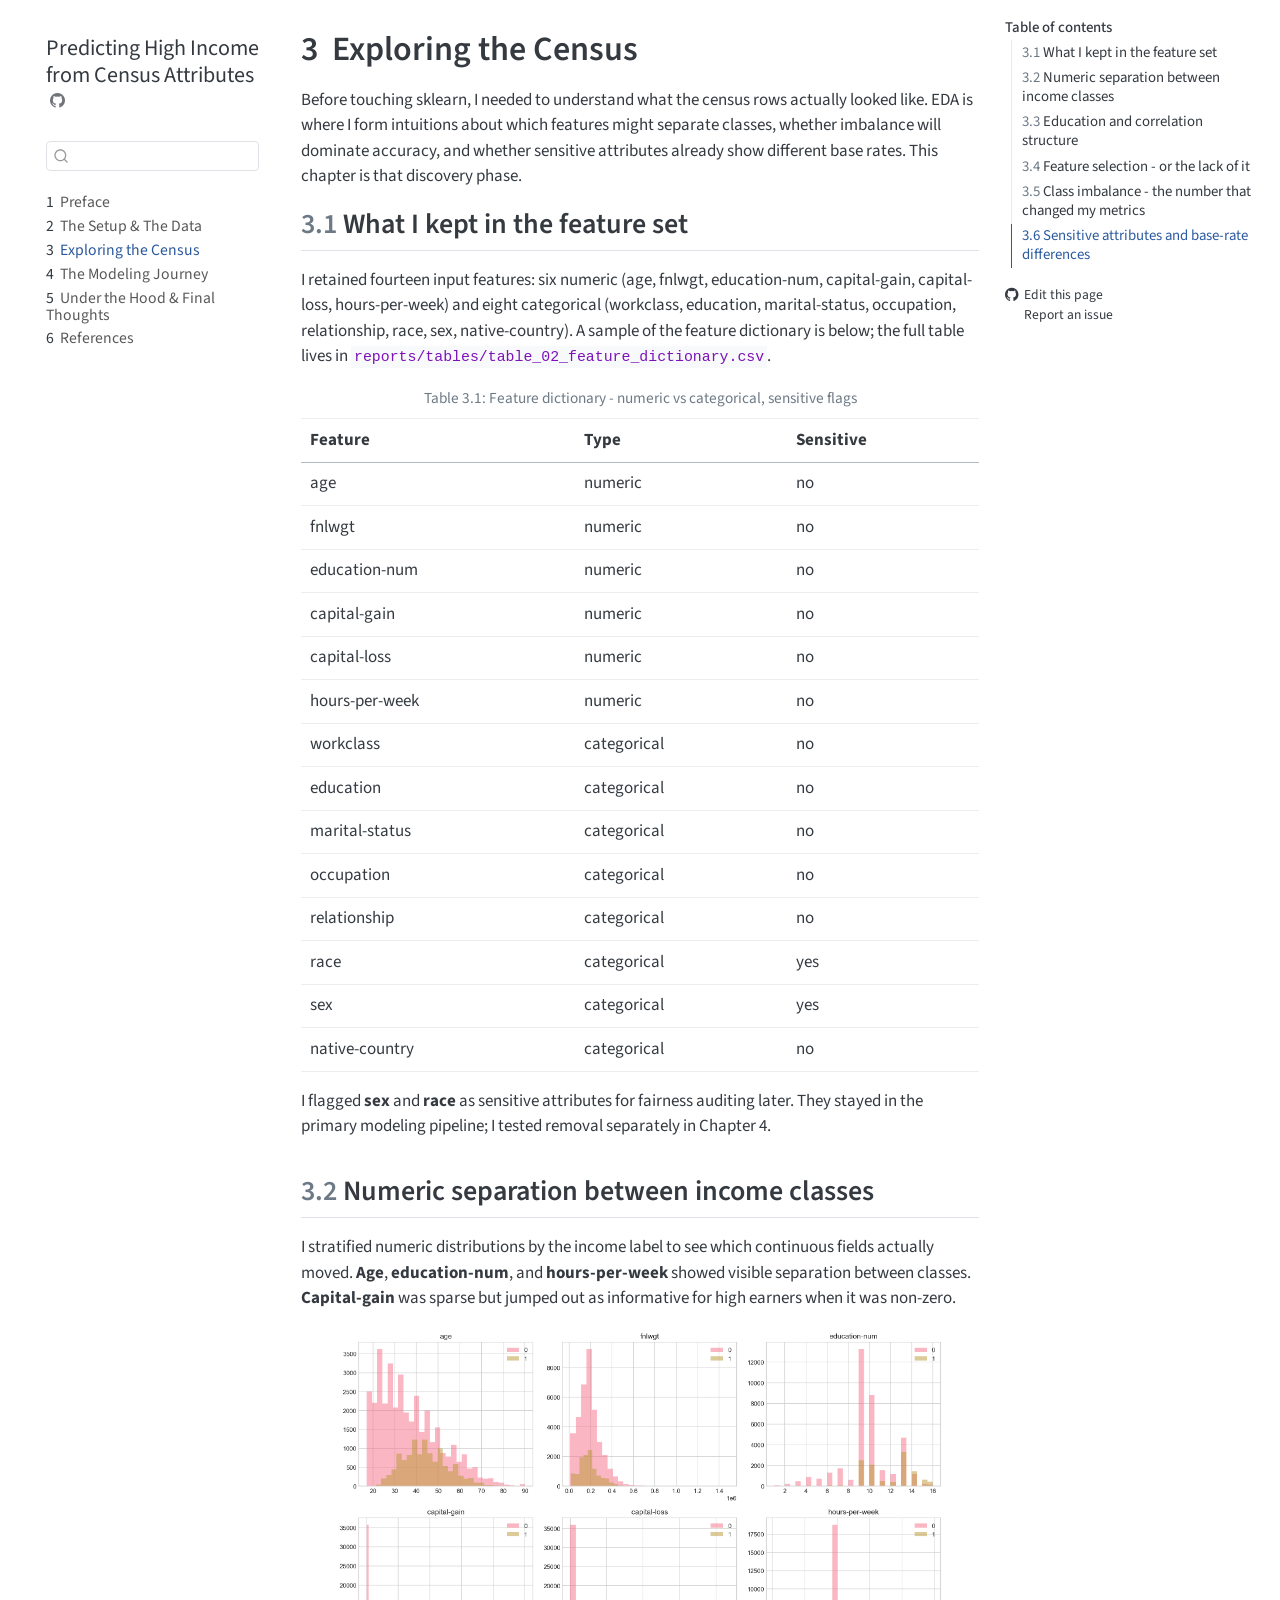
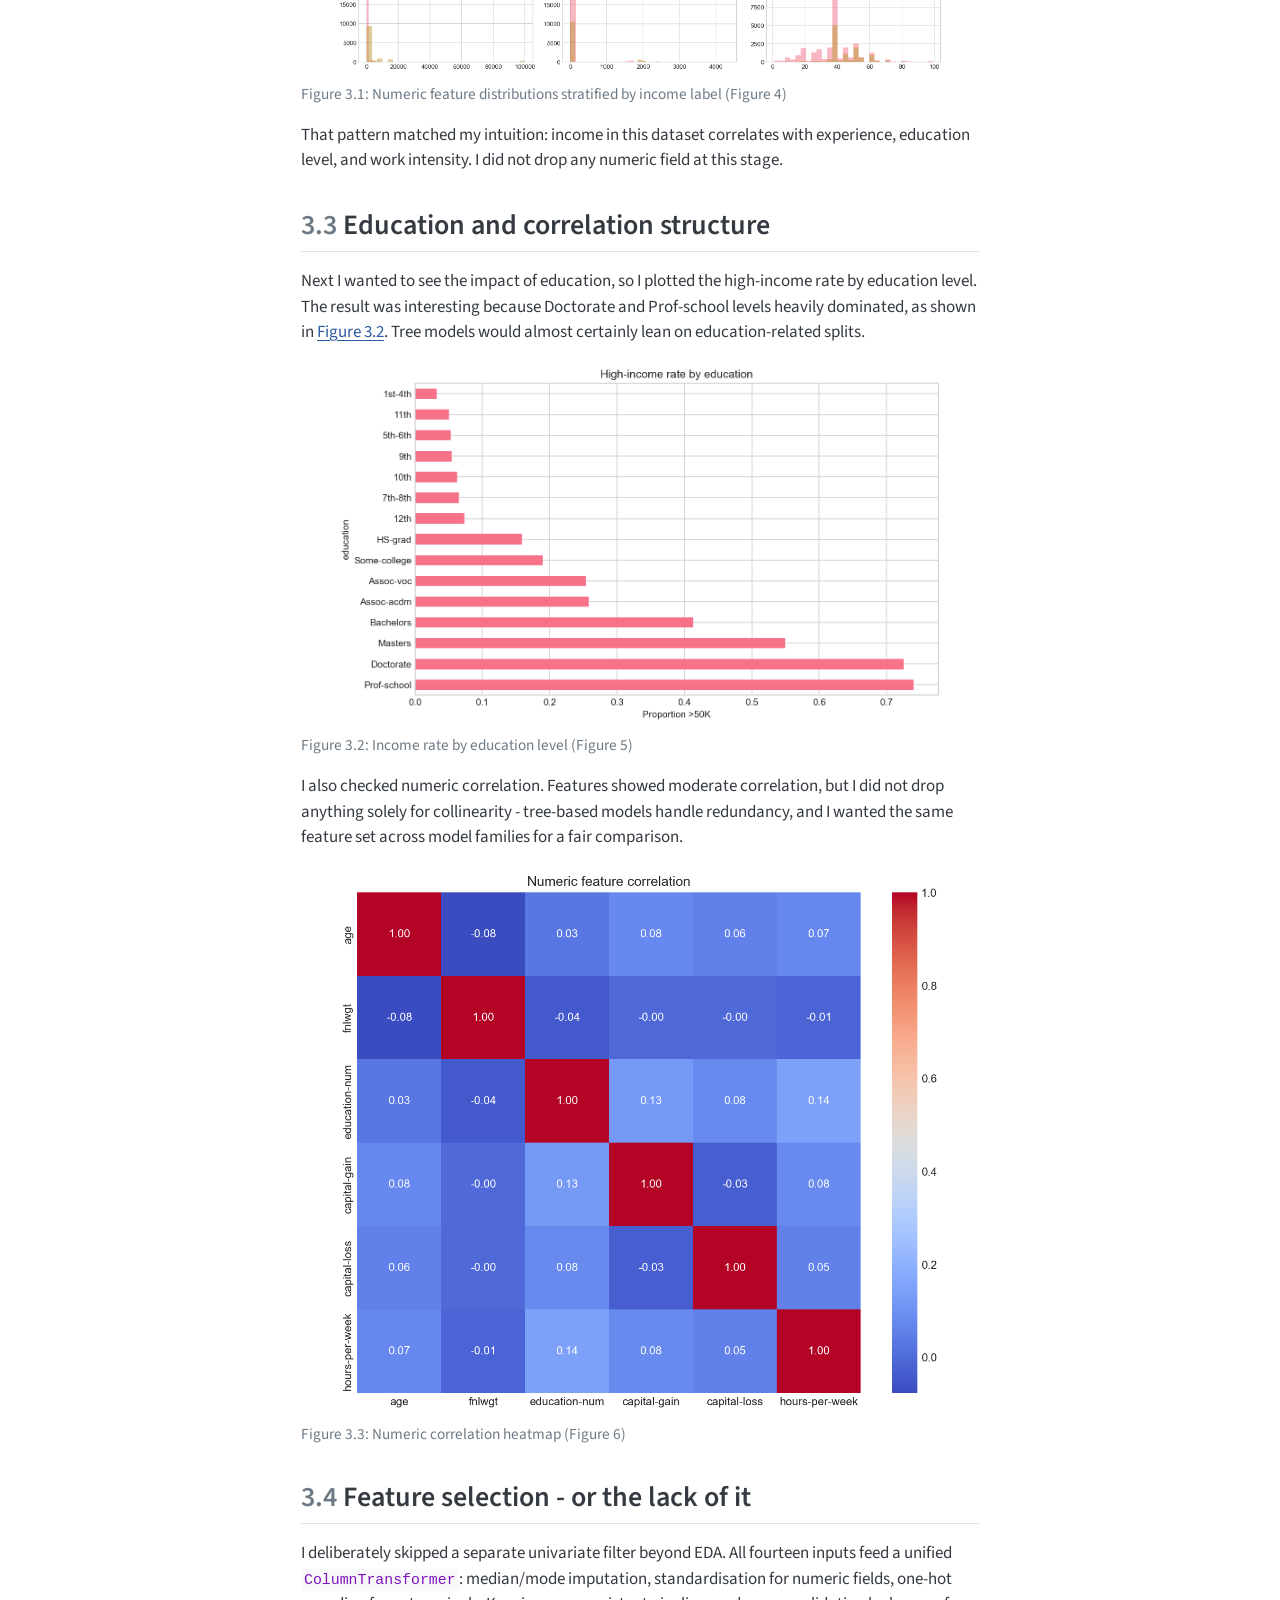
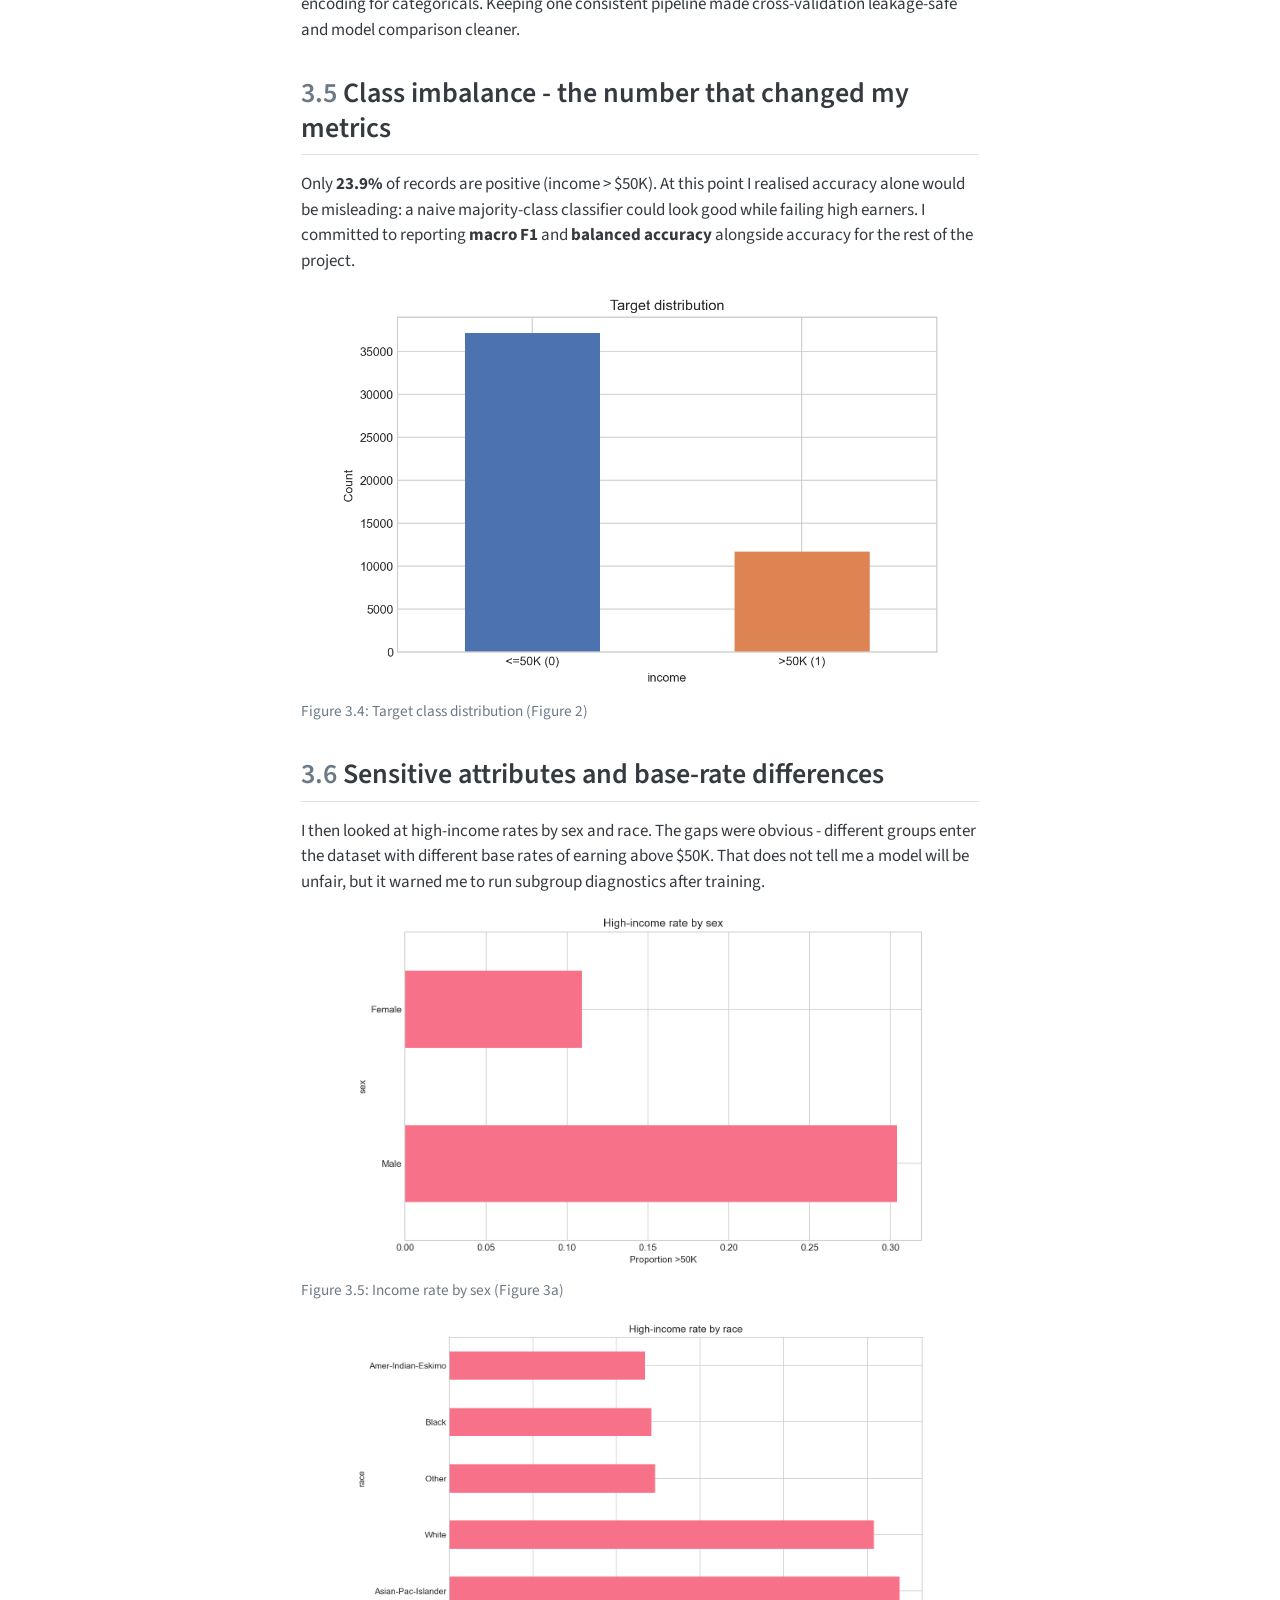
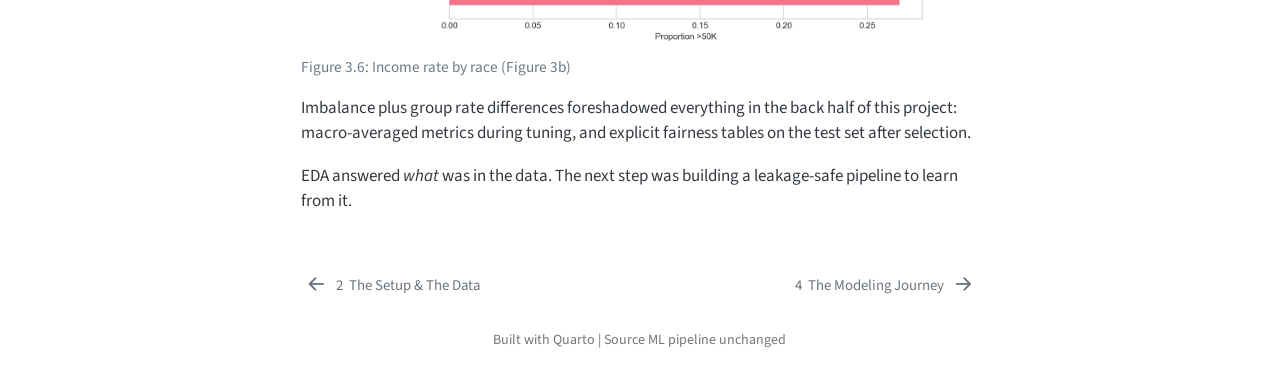
<file: chapter-02-exploring.html>
<!DOCTYPE html>
<html xmlns="http://www.w3.org/1999/xhtml" lang="en" xml:lang="en"><head>

<meta charset="utf-8">
<meta name="generator" content="quarto-1.4.554">

<meta name="viewport" content="width=device-width, initial-scale=1.0, user-scalable=yes">


<title>Predicting High Income from Census Attributes - 3&nbsp; Exploring the Census</title>
<style>
code{white-space: pre-wrap;}
span.smallcaps{font-variant: small-caps;}
div.columns{display: flex; gap: min(4vw, 1.5em);}
div.column{flex: auto; overflow-x: auto;}
div.hanging-indent{margin-left: 1.5em; text-indent: -1.5em;}
ul.task-list{list-style: none;}
ul.task-list li input[type="checkbox"] {
  width: 0.8em;
  margin: 0 0.8em 0.2em -1em; /* quarto-specific, see https://github.com/quarto-dev/quarto-cli/issues/4556 */ 
  vertical-align: middle;
}
</style>


<script src="site_libs/quarto-nav/quarto-nav.js"></script>
<script src="site_libs/quarto-nav/headroom.min.js"></script>
<script src="site_libs/clipboard/clipboard.min.js"></script>
<script src="site_libs/quarto-search/autocomplete.umd.js"></script>
<script src="site_libs/quarto-search/fuse.min.js"></script>
<script src="site_libs/quarto-search/quarto-search.js"></script>
<meta name="quarto:offset" content="./">
<link href="./chapter-03-modeling.html" rel="next">
<link href="./chapter-01-setup.html" rel="prev">
<script src="site_libs/quarto-html/quarto.js"></script>
<script src="site_libs/quarto-html/popper.min.js"></script>
<script src="site_libs/quarto-html/tippy.umd.min.js"></script>
<script src="site_libs/quarto-html/anchor.min.js"></script>
<link href="site_libs/quarto-html/tippy.css" rel="stylesheet">
<link href="site_libs/quarto-html/quarto-syntax-highlighting.css" rel="stylesheet" id="quarto-text-highlighting-styles">
<script src="site_libs/bootstrap/bootstrap.min.js"></script>
<link href="site_libs/bootstrap/bootstrap-icons.css" rel="stylesheet">
<link href="site_libs/bootstrap/bootstrap.min.css" rel="stylesheet" id="quarto-bootstrap" data-mode="light">
<script id="quarto-search-options" type="application/json">{
  "location": "sidebar",
  "copy-button": false,
  "collapse-after": 3,
  "panel-placement": "start",
  "type": "textbox",
  "limit": 50,
  "keyboard-shortcut": [
    "f",
    "/",
    "s"
  ],
  "show-item-context": false,
  "language": {
    "search-no-results-text": "No results",
    "search-matching-documents-text": "matching documents",
    "search-copy-link-title": "Copy link to search",
    "search-hide-matches-text": "Hide additional matches",
    "search-more-match-text": "more match in this document",
    "search-more-matches-text": "more matches in this document",
    "search-clear-button-title": "Clear",
    "search-text-placeholder": "",
    "search-detached-cancel-button-title": "Cancel",
    "search-submit-button-title": "Submit",
    "search-label": "Search"
  }
}</script>
<style>html{ scroll-behavior: smooth; }</style>


</head>

<body class="nav-sidebar floating">

<div id="quarto-search-results"></div>
  <header id="quarto-header" class="headroom fixed-top">
  <nav class="quarto-secondary-nav">
    <div class="container-fluid d-flex">
      <button type="button" class="quarto-btn-toggle btn" data-bs-toggle="collapse" data-bs-target=".quarto-sidebar-collapse-item" aria-controls="quarto-sidebar" aria-expanded="false" aria-label="Toggle sidebar navigation" onclick="if (window.quartoToggleHeadroom) { window.quartoToggleHeadroom(); }">
        <i class="bi bi-layout-text-sidebar-reverse"></i>
      </button>
        <nav class="quarto-page-breadcrumbs" aria-label="breadcrumb"><ol class="breadcrumb"><li class="breadcrumb-item"><a href="./chapter-02-exploring.html"><span class="chapter-number">3</span>&nbsp; <span class="chapter-title">Exploring the Census</span></a></li></ol></nav>
        <a class="flex-grow-1" role="button" data-bs-toggle="collapse" data-bs-target=".quarto-sidebar-collapse-item" aria-controls="quarto-sidebar" aria-expanded="false" aria-label="Toggle sidebar navigation" onclick="if (window.quartoToggleHeadroom) { window.quartoToggleHeadroom(); }">      
        </a>
      <button type="button" class="btn quarto-search-button" aria-label="" onclick="window.quartoOpenSearch();">
        <i class="bi bi-search"></i>
      </button>
    </div>
  </nav>
</header>
<!-- content -->
<div id="quarto-content" class="quarto-container page-columns page-rows-contents page-layout-article">
<!-- sidebar -->
  <nav id="quarto-sidebar" class="sidebar collapse collapse-horizontal quarto-sidebar-collapse-item sidebar-navigation floating overflow-auto">
    <div class="pt-lg-2 mt-2 text-left sidebar-header">
    <div class="sidebar-title mb-0 py-0">
      <a href="./">Predicting High Income from Census Attributes</a> 
        <div class="sidebar-tools-main">
    <a href="https://github.com/jt-09/uci-adult-data-ml" title="Source Code" class="quarto-navigation-tool px-1" aria-label="Source Code"><i class="bi bi-github"></i></a>
</div>
    </div>
      </div>
        <div class="mt-2 flex-shrink-0 align-items-center">
        <div class="sidebar-search">
        <div id="quarto-search" class="" title="Search"></div>
        </div>
        </div>
    <div class="sidebar-menu-container"> 
    <ul class="list-unstyled mt-1">
        <li class="sidebar-item">
  <div class="sidebar-item-container"> 
  <a href="./index.html" class="sidebar-item-text sidebar-link">
 <span class="menu-text"><span class="chapter-number">1</span>&nbsp; <span class="chapter-title">Preface</span></span></a>
  </div>
</li>
        <li class="sidebar-item">
  <div class="sidebar-item-container"> 
  <a href="./chapter-01-setup.html" class="sidebar-item-text sidebar-link">
 <span class="menu-text"><span class="chapter-number">2</span>&nbsp; <span class="chapter-title">The Setup &amp; The Data</span></span></a>
  </div>
</li>
        <li class="sidebar-item">
  <div class="sidebar-item-container"> 
  <a href="./chapter-02-exploring.html" class="sidebar-item-text sidebar-link active">
 <span class="menu-text"><span class="chapter-number">3</span>&nbsp; <span class="chapter-title">Exploring the Census</span></span></a>
  </div>
</li>
        <li class="sidebar-item">
  <div class="sidebar-item-container"> 
  <a href="./chapter-03-modeling.html" class="sidebar-item-text sidebar-link">
 <span class="menu-text"><span class="chapter-number">4</span>&nbsp; <span class="chapter-title">The Modeling Journey</span></span></a>
  </div>
</li>
        <li class="sidebar-item">
  <div class="sidebar-item-container"> 
  <a href="./chapter-04-under-the-hood.html" class="sidebar-item-text sidebar-link">
 <span class="menu-text"><span class="chapter-number">5</span>&nbsp; <span class="chapter-title">Under the Hood &amp; Final Thoughts</span></span></a>
  </div>
</li>
        <li class="sidebar-item">
  <div class="sidebar-item-container"> 
  <a href="./references.html" class="sidebar-item-text sidebar-link">
 <span class="menu-text"><span class="chapter-number">6</span>&nbsp; <span class="chapter-title">References</span></span></a>
  </div>
</li>
    </ul>
    </div>
</nav>
<div id="quarto-sidebar-glass" class="quarto-sidebar-collapse-item" data-bs-toggle="collapse" data-bs-target=".quarto-sidebar-collapse-item"></div>
<!-- margin-sidebar -->
    <div id="quarto-margin-sidebar" class="sidebar margin-sidebar">
        <nav id="TOC" role="doc-toc" class="toc-active">
    <h2 id="toc-title">Table of contents</h2>
   
  <ul>
  <li><a href="#what-i-kept-in-the-feature-set" id="toc-what-i-kept-in-the-feature-set" class="nav-link active" data-scroll-target="#what-i-kept-in-the-feature-set"><span class="header-section-number">3.1</span> What I kept in the feature set</a></li>
  <li><a href="#numeric-separation-between-income-classes" id="toc-numeric-separation-between-income-classes" class="nav-link" data-scroll-target="#numeric-separation-between-income-classes"><span class="header-section-number">3.2</span> Numeric separation between income classes</a></li>
  <li><a href="#education-and-correlation-structure" id="toc-education-and-correlation-structure" class="nav-link" data-scroll-target="#education-and-correlation-structure"><span class="header-section-number">3.3</span> Education and correlation structure</a></li>
  <li><a href="#feature-selection---or-the-lack-of-it" id="toc-feature-selection---or-the-lack-of-it" class="nav-link" data-scroll-target="#feature-selection---or-the-lack-of-it"><span class="header-section-number">3.4</span> Feature selection - or the lack of it</a></li>
  <li><a href="#class-imbalance---the-number-that-changed-my-metrics" id="toc-class-imbalance---the-number-that-changed-my-metrics" class="nav-link" data-scroll-target="#class-imbalance---the-number-that-changed-my-metrics"><span class="header-section-number">3.5</span> Class imbalance - the number that changed my metrics</a></li>
  <li><a href="#sensitive-attributes-and-base-rate-differences" id="toc-sensitive-attributes-and-base-rate-differences" class="nav-link" data-scroll-target="#sensitive-attributes-and-base-rate-differences"><span class="header-section-number">3.6</span> Sensitive attributes and base-rate differences</a></li>
  </ul>
<div class="toc-actions"><ul><li><a href="https://github.com/jt-09/uci-adult-data-ml/edit/main/chapter-02-exploring.qmd" class="toc-action"><i class="bi bi-github"></i>Edit this page</a></li><li><a href="https://github.com/jt-09/uci-adult-data-ml/issues/new" class="toc-action"><i class="bi empty"></i>Report an issue</a></li></ul></div></nav>
    </div>
<!-- main -->
<main class="content" id="quarto-document-content">

<header id="title-block-header" class="quarto-title-block default">
<div class="quarto-title">
<h1 class="title"><span class="chapter-number">3</span>&nbsp; <span class="chapter-title">Exploring the Census</span></h1>
</div>



<div class="quarto-title-meta">

    
  
    
  </div>
  


</header>


<p>Before touching sklearn, I needed to understand what the census rows actually looked like. EDA is where I form intuitions about which features might separate classes, whether imbalance will dominate accuracy, and whether sensitive attributes already show different base rates. This chapter is that discovery phase.</p>
<section id="what-i-kept-in-the-feature-set" class="level2" data-number="3.1">
<h2 data-number="3.1" class="anchored" data-anchor-id="what-i-kept-in-the-feature-set"><span class="header-section-number">3.1</span> What I kept in the feature set</h2>
<p>I retained fourteen input features: six numeric (age, fnlwgt, education-num, capital-gain, capital-loss, hours-per-week) and eight categorical (workclass, education, marital-status, occupation, relationship, race, sex, native-country). A sample of the feature dictionary is below; the full table lives in <code>reports/tables/table_02_feature_dictionary.csv</code>.</p>
<div id="tbl-features" class="quarto-float anchored">
<figure class="quarto-float quarto-float-tbl figure">
<figcaption class="quarto-float-caption-top quarto-float-caption quarto-float-tbl" id="tbl-features-caption-0ceaefa1-69ba-4598-a22c-09a6ac19f8ca">
Table&nbsp;3.1: Feature dictionary - numeric vs categorical, sensitive flags
</figcaption>
<div aria-describedby="tbl-features-caption-0ceaefa1-69ba-4598-a22c-09a6ac19f8ca">
<table class="table">
<thead>
<tr class="header">
<th>Feature</th>
<th>Type</th>
<th>Sensitive</th>
</tr>
</thead>
<tbody>
<tr class="odd">
<td>age</td>
<td>numeric</td>
<td>no</td>
</tr>
<tr class="even">
<td>fnlwgt</td>
<td>numeric</td>
<td>no</td>
</tr>
<tr class="odd">
<td>education-num</td>
<td>numeric</td>
<td>no</td>
</tr>
<tr class="even">
<td>capital-gain</td>
<td>numeric</td>
<td>no</td>
</tr>
<tr class="odd">
<td>capital-loss</td>
<td>numeric</td>
<td>no</td>
</tr>
<tr class="even">
<td>hours-per-week</td>
<td>numeric</td>
<td>no</td>
</tr>
<tr class="odd">
<td>workclass</td>
<td>categorical</td>
<td>no</td>
</tr>
<tr class="even">
<td>education</td>
<td>categorical</td>
<td>no</td>
</tr>
<tr class="odd">
<td>marital-status</td>
<td>categorical</td>
<td>no</td>
</tr>
<tr class="even">
<td>occupation</td>
<td>categorical</td>
<td>no</td>
</tr>
<tr class="odd">
<td>relationship</td>
<td>categorical</td>
<td>no</td>
</tr>
<tr class="even">
<td>race</td>
<td>categorical</td>
<td>yes</td>
</tr>
<tr class="odd">
<td>sex</td>
<td>categorical</td>
<td>yes</td>
</tr>
<tr class="even">
<td>native-country</td>
<td>categorical</td>
<td>no</td>
</tr>
</tbody>
</table>
</div>
</figure>
</div>
<p>I flagged <strong>sex</strong> and <strong>race</strong> as sensitive attributes for fairness auditing later. They stayed in the primary modeling pipeline; I tested removal separately in Chapter 4.</p>
</section>
<section id="numeric-separation-between-income-classes" class="level2" data-number="3.2">
<h2 data-number="3.2" class="anchored" data-anchor-id="numeric-separation-between-income-classes"><span class="header-section-number">3.2</span> Numeric separation between income classes</h2>
<p>I stratified numeric distributions by the income label to see which continuous fields actually moved. <strong>Age</strong>, <strong>education-num</strong>, and <strong>hours-per-week</strong> showed visible separation between classes. <strong>Capital-gain</strong> was sparse but jumped out as informative for high earners when it was non-zero.</p>
<div id="fig-numeric" class="quarto-figure quarto-figure-center quarto-float anchored">
<figure class="quarto-float quarto-float-fig figure">
<div aria-describedby="fig-numeric-caption-0ceaefa1-69ba-4598-a22c-09a6ac19f8ca">
<img src="figures/fig_04_numeric_by_target.png" class="img-fluid figure-img" style="width:90.0%">
</div>
<figcaption class="quarto-float-caption-bottom quarto-float-caption quarto-float-fig" id="fig-numeric-caption-0ceaefa1-69ba-4598-a22c-09a6ac19f8ca">
Figure&nbsp;3.1: Numeric feature distributions stratified by income label (Figure 4)
</figcaption>
</figure>
</div>
<p>That pattern matched my intuition: income in this dataset correlates with experience, education level, and work intensity. I did not drop any numeric field at this stage.</p>
</section>
<section id="education-and-correlation-structure" class="level2" data-number="3.3">
<h2 data-number="3.3" class="anchored" data-anchor-id="education-and-correlation-structure"><span class="header-section-number">3.3</span> Education and correlation structure</h2>
<p>Next I wanted to see the impact of education, so I plotted the high-income rate by education level. The result was interesting because Doctorate and Prof-school levels heavily dominated, as shown in <a href="#fig-education-rates" class="quarto-xref">Figure&nbsp;<span>3.2</span></a>. Tree models would almost certainly lean on education-related splits.</p>
<div id="fig-education-rates" class="quarto-figure quarto-figure-center quarto-float anchored">
<figure class="quarto-float quarto-float-fig figure">
<div aria-describedby="fig-education-rates-caption-0ceaefa1-69ba-4598-a22c-09a6ac19f8ca">
<img src="figures/fig_05_categorical_rates.png" class="img-fluid figure-img" style="width:90.0%">
</div>
<figcaption class="quarto-float-caption-bottom quarto-float-caption quarto-float-fig" id="fig-education-rates-caption-0ceaefa1-69ba-4598-a22c-09a6ac19f8ca">
Figure&nbsp;3.2: Income rate by education level (Figure 5)
</figcaption>
</figure>
</div>
<p>I also checked numeric correlation. Features showed moderate correlation, but I did not drop anything solely for collinearity - tree-based models handle redundancy, and I wanted the same feature set across model families for a fair comparison.</p>
<div id="fig-correlation" class="quarto-figure quarto-figure-center quarto-float anchored">
<figure class="quarto-float quarto-float-fig figure">
<div aria-describedby="fig-correlation-caption-0ceaefa1-69ba-4598-a22c-09a6ac19f8ca">
<img src="figures/fig_06_correlation.png" class="img-fluid figure-img" style="width:90.0%">
</div>
<figcaption class="quarto-float-caption-bottom quarto-float-caption quarto-float-fig" id="fig-correlation-caption-0ceaefa1-69ba-4598-a22c-09a6ac19f8ca">
Figure&nbsp;3.3: Numeric correlation heatmap (Figure 6)
</figcaption>
</figure>
</div>
</section>
<section id="feature-selection---or-the-lack-of-it" class="level2" data-number="3.4">
<h2 data-number="3.4" class="anchored" data-anchor-id="feature-selection---or-the-lack-of-it"><span class="header-section-number">3.4</span> Feature selection - or the lack of it</h2>
<p>I deliberately skipped a separate univariate filter beyond EDA. All fourteen inputs feed a unified <code>ColumnTransformer</code>: median/mode imputation, standardisation for numeric fields, one-hot encoding for categoricals. Keeping one consistent pipeline made cross-validation leakage-safe and model comparison cleaner.</p>
</section>
<section id="class-imbalance---the-number-that-changed-my-metrics" class="level2" data-number="3.5">
<h2 data-number="3.5" class="anchored" data-anchor-id="class-imbalance---the-number-that-changed-my-metrics"><span class="header-section-number">3.5</span> Class imbalance - the number that changed my metrics</h2>
<p>Only <strong>23.9%</strong> of records are positive (income &gt; $50K). At this point I realised accuracy alone would be misleading: a naive majority-class classifier could look good while failing high earners. I committed to reporting <strong>macro F1</strong> and <strong>balanced accuracy</strong> alongside accuracy for the rest of the project.</p>
<div id="fig-target-dist" class="quarto-figure quarto-figure-center quarto-float anchored">
<figure class="quarto-float quarto-float-fig figure">
<div aria-describedby="fig-target-dist-caption-0ceaefa1-69ba-4598-a22c-09a6ac19f8ca">
<img src="figures/fig_02_target_distribution.png" class="img-fluid figure-img" style="width:90.0%">
</div>
<figcaption class="quarto-float-caption-bottom quarto-float-caption quarto-float-fig" id="fig-target-dist-caption-0ceaefa1-69ba-4598-a22c-09a6ac19f8ca">
Figure&nbsp;3.4: Target class distribution (Figure 2)
</figcaption>
</figure>
</div>
</section>
<section id="sensitive-attributes-and-base-rate-differences" class="level2" data-number="3.6">
<h2 data-number="3.6" class="anchored" data-anchor-id="sensitive-attributes-and-base-rate-differences"><span class="header-section-number">3.6</span> Sensitive attributes and base-rate differences</h2>
<p>I then looked at high-income rates by sex and race. The gaps were obvious - different groups enter the dataset with different base rates of earning above $50K. That does not tell me a model will be unfair, but it warned me to run subgroup diagnostics after training.</p>
<div id="fig-sensitive-sex" class="quarto-figure quarto-figure-center quarto-float anchored">
<figure class="quarto-float quarto-float-fig figure">
<div aria-describedby="fig-sensitive-sex-caption-0ceaefa1-69ba-4598-a22c-09a6ac19f8ca">
<img src="figures/fig_03_sensitive_sex.png" class="img-fluid figure-img" style="width:85.0%">
</div>
<figcaption class="quarto-float-caption-bottom quarto-float-caption quarto-float-fig" id="fig-sensitive-sex-caption-0ceaefa1-69ba-4598-a22c-09a6ac19f8ca">
Figure&nbsp;3.5: Income rate by sex (Figure 3a)
</figcaption>
</figure>
</div>
<div id="fig-sensitive-race" class="quarto-figure quarto-figure-center quarto-float anchored">
<figure class="quarto-float quarto-float-fig figure">
<div aria-describedby="fig-sensitive-race-caption-0ceaefa1-69ba-4598-a22c-09a6ac19f8ca">
<img src="figures/fig_03_sensitive_race.png" class="img-fluid figure-img" style="width:85.0%">
</div>
<figcaption class="quarto-float-caption-bottom quarto-float-caption quarto-float-fig" id="fig-sensitive-race-caption-0ceaefa1-69ba-4598-a22c-09a6ac19f8ca">
Figure&nbsp;3.6: Income rate by race (Figure 3b)
</figcaption>
</figure>
</div>
<p>Imbalance plus group rate differences foreshadowed everything in the back half of this project: macro-averaged metrics during tuning, and explicit fairness tables on the test set after selection.</p>
<p>EDA answered <em>what</em> was in the data. The next step was building a leakage-safe pipeline to learn from it.</p>


</section>

</main> <!-- /main -->
<script id="quarto-html-after-body" type="application/javascript">
window.document.addEventListener("DOMContentLoaded", function (event) {
  const toggleBodyColorMode = (bsSheetEl) => {
    const mode = bsSheetEl.getAttribute("data-mode");
    const bodyEl = window.document.querySelector("body");
    if (mode === "dark") {
      bodyEl.classList.add("quarto-dark");
      bodyEl.classList.remove("quarto-light");
    } else {
      bodyEl.classList.add("quarto-light");
      bodyEl.classList.remove("quarto-dark");
    }
  }
  const toggleBodyColorPrimary = () => {
    const bsSheetEl = window.document.querySelector("link#quarto-bootstrap");
    if (bsSheetEl) {
      toggleBodyColorMode(bsSheetEl);
    }
  }
  toggleBodyColorPrimary();  
  const icon = "";
  const anchorJS = new window.AnchorJS();
  anchorJS.options = {
    placement: 'right',
    icon: icon
  };
  anchorJS.add('.anchored');
  const isCodeAnnotation = (el) => {
    for (const clz of el.classList) {
      if (clz.startsWith('code-annotation-')) {                     
        return true;
      }
    }
    return false;
  }
  const clipboard = new window.ClipboardJS('.code-copy-button', {
    text: function(trigger) {
      const codeEl = trigger.previousElementSibling.cloneNode(true);
      for (const childEl of codeEl.children) {
        if (isCodeAnnotation(childEl)) {
          childEl.remove();
        }
      }
      return codeEl.innerText;
    }
  });
  clipboard.on('success', function(e) {
    // button target
    const button = e.trigger;
    // don't keep focus
    button.blur();
    // flash "checked"
    button.classList.add('code-copy-button-checked');
    var currentTitle = button.getAttribute("title");
    button.setAttribute("title", "Copied!");
    let tooltip;
    if (window.bootstrap) {
      button.setAttribute("data-bs-toggle", "tooltip");
      button.setAttribute("data-bs-placement", "left");
      button.setAttribute("data-bs-title", "Copied!");
      tooltip = new bootstrap.Tooltip(button, 
        { trigger: "manual", 
          customClass: "code-copy-button-tooltip",
          offset: [0, -8]});
      tooltip.show();    
    }
    setTimeout(function() {
      if (tooltip) {
        tooltip.hide();
        button.removeAttribute("data-bs-title");
        button.removeAttribute("data-bs-toggle");
        button.removeAttribute("data-bs-placement");
      }
      button.setAttribute("title", currentTitle);
      button.classList.remove('code-copy-button-checked');
    }, 1000);
    // clear code selection
    e.clearSelection();
  });
    var localhostRegex = new RegExp(/^(?:http|https):\/\/localhost\:?[0-9]*\//);
    var mailtoRegex = new RegExp(/^mailto:/);
      var filterRegex = new RegExp('/' + window.location.host + '/');
    var isInternal = (href) => {
        return filterRegex.test(href) || localhostRegex.test(href) || mailtoRegex.test(href);
    }
    // Inspect non-navigation links and adorn them if external
 	var links = window.document.querySelectorAll('a[href]:not(.nav-link):not(.navbar-brand):not(.toc-action):not(.sidebar-link):not(.sidebar-item-toggle):not(.pagination-link):not(.no-external):not([aria-hidden]):not(.dropdown-item):not(.quarto-navigation-tool)');
    for (var i=0; i<links.length; i++) {
      const link = links[i];
      if (!isInternal(link.href)) {
        // undo the damage that might have been done by quarto-nav.js in the case of
        // links that we want to consider external
        if (link.dataset.originalHref !== undefined) {
          link.href = link.dataset.originalHref;
        }
          // target, if specified
          link.setAttribute("target", "_blank");
          if (link.getAttribute("rel") === null) {
            link.setAttribute("rel", "noopener");
          }
      }
    }
  function tippyHover(el, contentFn, onTriggerFn, onUntriggerFn) {
    const config = {
      allowHTML: true,
      maxWidth: 500,
      delay: 100,
      arrow: false,
      appendTo: function(el) {
          return el.parentElement;
      },
      interactive: true,
      interactiveBorder: 10,
      theme: 'quarto',
      placement: 'bottom-start',
    };
    if (contentFn) {
      config.content = contentFn;
    }
    if (onTriggerFn) {
      config.onTrigger = onTriggerFn;
    }
    if (onUntriggerFn) {
      config.onUntrigger = onUntriggerFn;
    }
    window.tippy(el, config); 
  }
  const noterefs = window.document.querySelectorAll('a[role="doc-noteref"]');
  for (var i=0; i<noterefs.length; i++) {
    const ref = noterefs[i];
    tippyHover(ref, function() {
      // use id or data attribute instead here
      let href = ref.getAttribute('data-footnote-href') || ref.getAttribute('href');
      try { href = new URL(href).hash; } catch {}
      const id = href.replace(/^#\/?/, "");
      const note = window.document.getElementById(id);
      if (note) {
        return note.innerHTML;
      } else {
        return "";
      }
    });
  }
  const xrefs = window.document.querySelectorAll('a.quarto-xref');
  const processXRef = (id, note) => {
    // Strip column container classes
    const stripColumnClz = (el) => {
      el.classList.remove("page-full", "page-columns");
      if (el.children) {
        for (const child of el.children) {
          stripColumnClz(child);
        }
      }
    }
    stripColumnClz(note)
    if (id === null || id.startsWith('sec-')) {
      // Special case sections, only their first couple elements
      const container = document.createElement("div");
      if (note.children && note.children.length > 2) {
        container.appendChild(note.children[0].cloneNode(true));
        for (let i = 1; i < note.children.length; i++) {
          const child = note.children[i];
          if (child.tagName === "P" && child.innerText === "") {
            continue;
          } else {
            container.appendChild(child.cloneNode(true));
            break;
          }
        }
        if (window.Quarto?.typesetMath) {
          window.Quarto.typesetMath(container);
        }
        return container.innerHTML
      } else {
        if (window.Quarto?.typesetMath) {
          window.Quarto.typesetMath(note);
        }
        return note.innerHTML;
      }
    } else {
      // Remove any anchor links if they are present
      const anchorLink = note.querySelector('a.anchorjs-link');
      if (anchorLink) {
        anchorLink.remove();
      }
      if (window.Quarto?.typesetMath) {
        window.Quarto.typesetMath(note);
      }
      // TODO in 1.5, we should make sure this works without a callout special case
      if (note.classList.contains("callout")) {
        return note.outerHTML;
      } else {
        return note.innerHTML;
      }
    }
  }
  for (var i=0; i<xrefs.length; i++) {
    const xref = xrefs[i];
    tippyHover(xref, undefined, function(instance) {
      instance.disable();
      let url = xref.getAttribute('href');
      let hash = undefined; 
      if (url.startsWith('#')) {
        hash = url;
      } else {
        try { hash = new URL(url).hash; } catch {}
      }
      if (hash) {
        const id = hash.replace(/^#\/?/, "");
        const note = window.document.getElementById(id);
        if (note !== null) {
          try {
            const html = processXRef(id, note.cloneNode(true));
            instance.setContent(html);
          } finally {
            instance.enable();
            instance.show();
          }
        } else {
          // See if we can fetch this
          fetch(url.split('#')[0])
          .then(res => res.text())
          .then(html => {
            const parser = new DOMParser();
            const htmlDoc = parser.parseFromString(html, "text/html");
            const note = htmlDoc.getElementById(id);
            if (note !== null) {
              const html = processXRef(id, note);
              instance.setContent(html);
            } 
          }).finally(() => {
            instance.enable();
            instance.show();
          });
        }
      } else {
        // See if we can fetch a full url (with no hash to target)
        // This is a special case and we should probably do some content thinning / targeting
        fetch(url)
        .then(res => res.text())
        .then(html => {
          const parser = new DOMParser();
          const htmlDoc = parser.parseFromString(html, "text/html");
          const note = htmlDoc.querySelector('main.content');
          if (note !== null) {
            // This should only happen for chapter cross references
            // (since there is no id in the URL)
            // remove the first header
            if (note.children.length > 0 && note.children[0].tagName === "HEADER") {
              note.children[0].remove();
            }
            const html = processXRef(null, note);
            instance.setContent(html);
          } 
        }).finally(() => {
          instance.enable();
          instance.show();
        });
      }
    }, function(instance) {
    });
  }
      let selectedAnnoteEl;
      const selectorForAnnotation = ( cell, annotation) => {
        let cellAttr = 'data-code-cell="' + cell + '"';
        let lineAttr = 'data-code-annotation="' +  annotation + '"';
        const selector = 'span[' + cellAttr + '][' + lineAttr + ']';
        return selector;
      }
      const selectCodeLines = (annoteEl) => {
        const doc = window.document;
        const targetCell = annoteEl.getAttribute("data-target-cell");
        const targetAnnotation = annoteEl.getAttribute("data-target-annotation");
        const annoteSpan = window.document.querySelector(selectorForAnnotation(targetCell, targetAnnotation));
        const lines = annoteSpan.getAttribute("data-code-lines").split(",");
        const lineIds = lines.map((line) => {
          return targetCell + "-" + line;
        })
        let top = null;
        let height = null;
        let parent = null;
        if (lineIds.length > 0) {
            //compute the position of the single el (top and bottom and make a div)
            const el = window.document.getElementById(lineIds[0]);
            top = el.offsetTop;
            height = el.offsetHeight;
            parent = el.parentElement.parentElement;
          if (lineIds.length > 1) {
            const lastEl = window.document.getElementById(lineIds[lineIds.length - 1]);
            const bottom = lastEl.offsetTop + lastEl.offsetHeight;
            height = bottom - top;
          }
          if (top !== null && height !== null && parent !== null) {
            // cook up a div (if necessary) and position it 
            let div = window.document.getElementById("code-annotation-line-highlight");
            if (div === null) {
              div = window.document.createElement("div");
              div.setAttribute("id", "code-annotation-line-highlight");
              div.style.position = 'absolute';
              parent.appendChild(div);
            }
            div.style.top = top - 2 + "px";
            div.style.height = height + 4 + "px";
            div.style.left = 0;
            let gutterDiv = window.document.getElementById("code-annotation-line-highlight-gutter");
            if (gutterDiv === null) {
              gutterDiv = window.document.createElement("div");
              gutterDiv.setAttribute("id", "code-annotation-line-highlight-gutter");
              gutterDiv.style.position = 'absolute';
              const codeCell = window.document.getElementById(targetCell);
              const gutter = codeCell.querySelector('.code-annotation-gutter');
              gutter.appendChild(gutterDiv);
            }
            gutterDiv.style.top = top - 2 + "px";
            gutterDiv.style.height = height + 4 + "px";
          }
          selectedAnnoteEl = annoteEl;
        }
      };
      const unselectCodeLines = () => {
        const elementsIds = ["code-annotation-line-highlight", "code-annotation-line-highlight-gutter"];
        elementsIds.forEach((elId) => {
          const div = window.document.getElementById(elId);
          if (div) {
            div.remove();
          }
        });
        selectedAnnoteEl = undefined;
      };
        // Handle positioning of the toggle
    window.addEventListener(
      "resize",
      throttle(() => {
        elRect = undefined;
        if (selectedAnnoteEl) {
          selectCodeLines(selectedAnnoteEl);
        }
      }, 10)
    );
    function throttle(fn, ms) {
    let throttle = false;
    let timer;
      return (...args) => {
        if(!throttle) { // first call gets through
            fn.apply(this, args);
            throttle = true;
        } else { // all the others get throttled
            if(timer) clearTimeout(timer); // cancel #2
            timer = setTimeout(() => {
              fn.apply(this, args);
              timer = throttle = false;
            }, ms);
        }
      };
    }
      // Attach click handler to the DT
      const annoteDls = window.document.querySelectorAll('dt[data-target-cell]');
      for (const annoteDlNode of annoteDls) {
        annoteDlNode.addEventListener('click', (event) => {
          const clickedEl = event.target;
          if (clickedEl !== selectedAnnoteEl) {
            unselectCodeLines();
            const activeEl = window.document.querySelector('dt[data-target-cell].code-annotation-active');
            if (activeEl) {
              activeEl.classList.remove('code-annotation-active');
            }
            selectCodeLines(clickedEl);
            clickedEl.classList.add('code-annotation-active');
          } else {
            // Unselect the line
            unselectCodeLines();
            clickedEl.classList.remove('code-annotation-active');
          }
        });
      }
  const findCites = (el) => {
    const parentEl = el.parentElement;
    if (parentEl) {
      const cites = parentEl.dataset.cites;
      if (cites) {
        return {
          el,
          cites: cites.split(' ')
        };
      } else {
        return findCites(el.parentElement)
      }
    } else {
      return undefined;
    }
  };
  var bibliorefs = window.document.querySelectorAll('a[role="doc-biblioref"]');
  for (var i=0; i<bibliorefs.length; i++) {
    const ref = bibliorefs[i];
    const citeInfo = findCites(ref);
    if (citeInfo) {
      tippyHover(citeInfo.el, function() {
        var popup = window.document.createElement('div');
        citeInfo.cites.forEach(function(cite) {
          var citeDiv = window.document.createElement('div');
          citeDiv.classList.add('hanging-indent');
          citeDiv.classList.add('csl-entry');
          var biblioDiv = window.document.getElementById('ref-' + cite);
          if (biblioDiv) {
            citeDiv.innerHTML = biblioDiv.innerHTML;
          }
          popup.appendChild(citeDiv);
        });
        return popup.innerHTML;
      });
    }
  }
});
</script>
<nav class="page-navigation">
  <div class="nav-page nav-page-previous">
      <a href="./chapter-01-setup.html" class="pagination-link" aria-label="The Setup &amp; The Data">
        <i class="bi bi-arrow-left-short"></i> <span class="nav-page-text"><span class="chapter-number">2</span>&nbsp; <span class="chapter-title">The Setup &amp; The Data</span></span>
      </a>          
  </div>
  <div class="nav-page nav-page-next">
      <a href="./chapter-03-modeling.html" class="pagination-link" aria-label="The Modeling Journey">
        <span class="nav-page-text"><span class="chapter-number">4</span>&nbsp; <span class="chapter-title">The Modeling Journey</span></span> <i class="bi bi-arrow-right-short"></i>
      </a>
  </div>
</nav>
</div> <!-- /content -->
<footer class="footer">
  <div class="nav-footer">
    <div class="nav-footer-left">
      &nbsp;
    </div>   
    <div class="nav-footer-center">
<p>Built with Quarto | Source ML pipeline unchanged</p>
<div class="toc-actions d-sm-block d-md-none"><ul><li><a href="https://github.com/jt-09/uci-adult-data-ml/edit/main/chapter-02-exploring.qmd" class="toc-action"><i class="bi bi-github"></i>Edit this page</a></li><li><a href="https://github.com/jt-09/uci-adult-data-ml/issues/new" class="toc-action"><i class="bi empty"></i>Report an issue</a></li></ul></div></div>
    <div class="nav-footer-right">
      &nbsp;
    </div>
  </div>
</footer>




<script src="site_libs/quarto-html/zenscroll-min.js"></script>
</body></html>
</file>
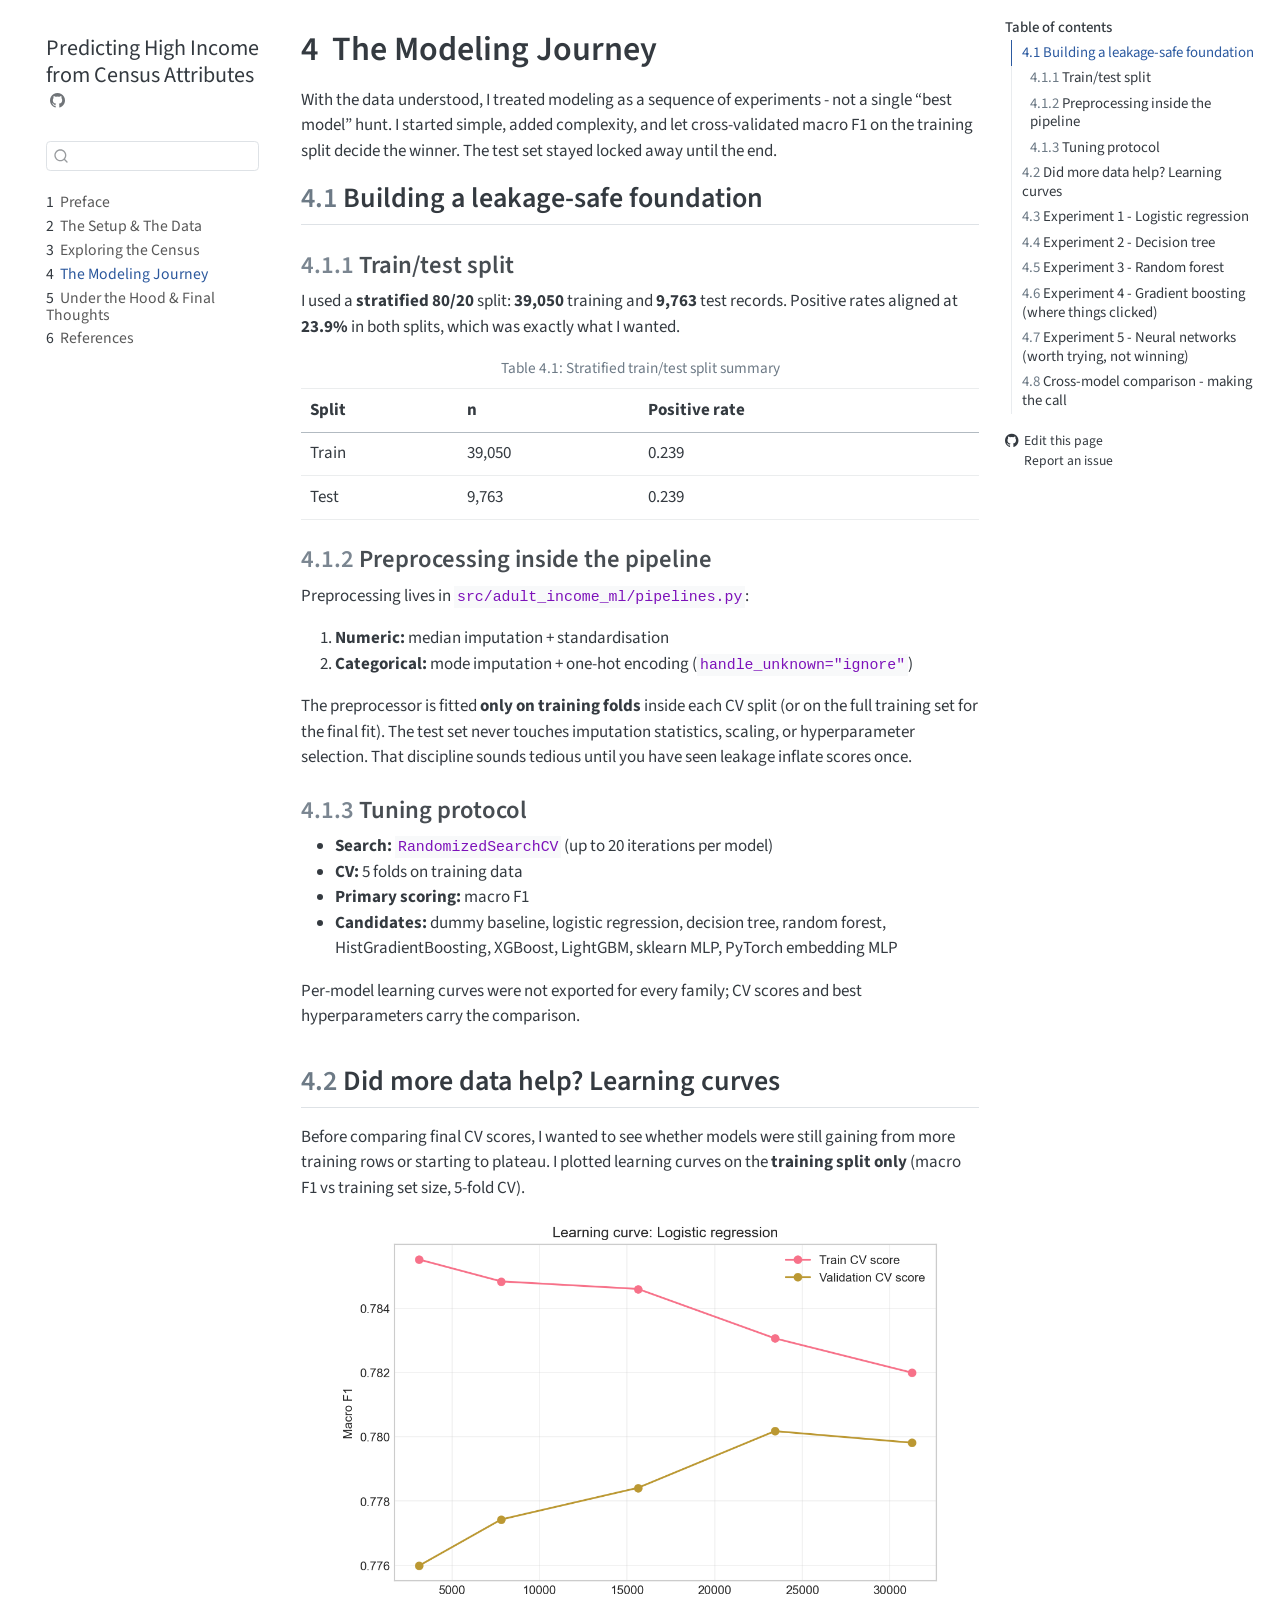
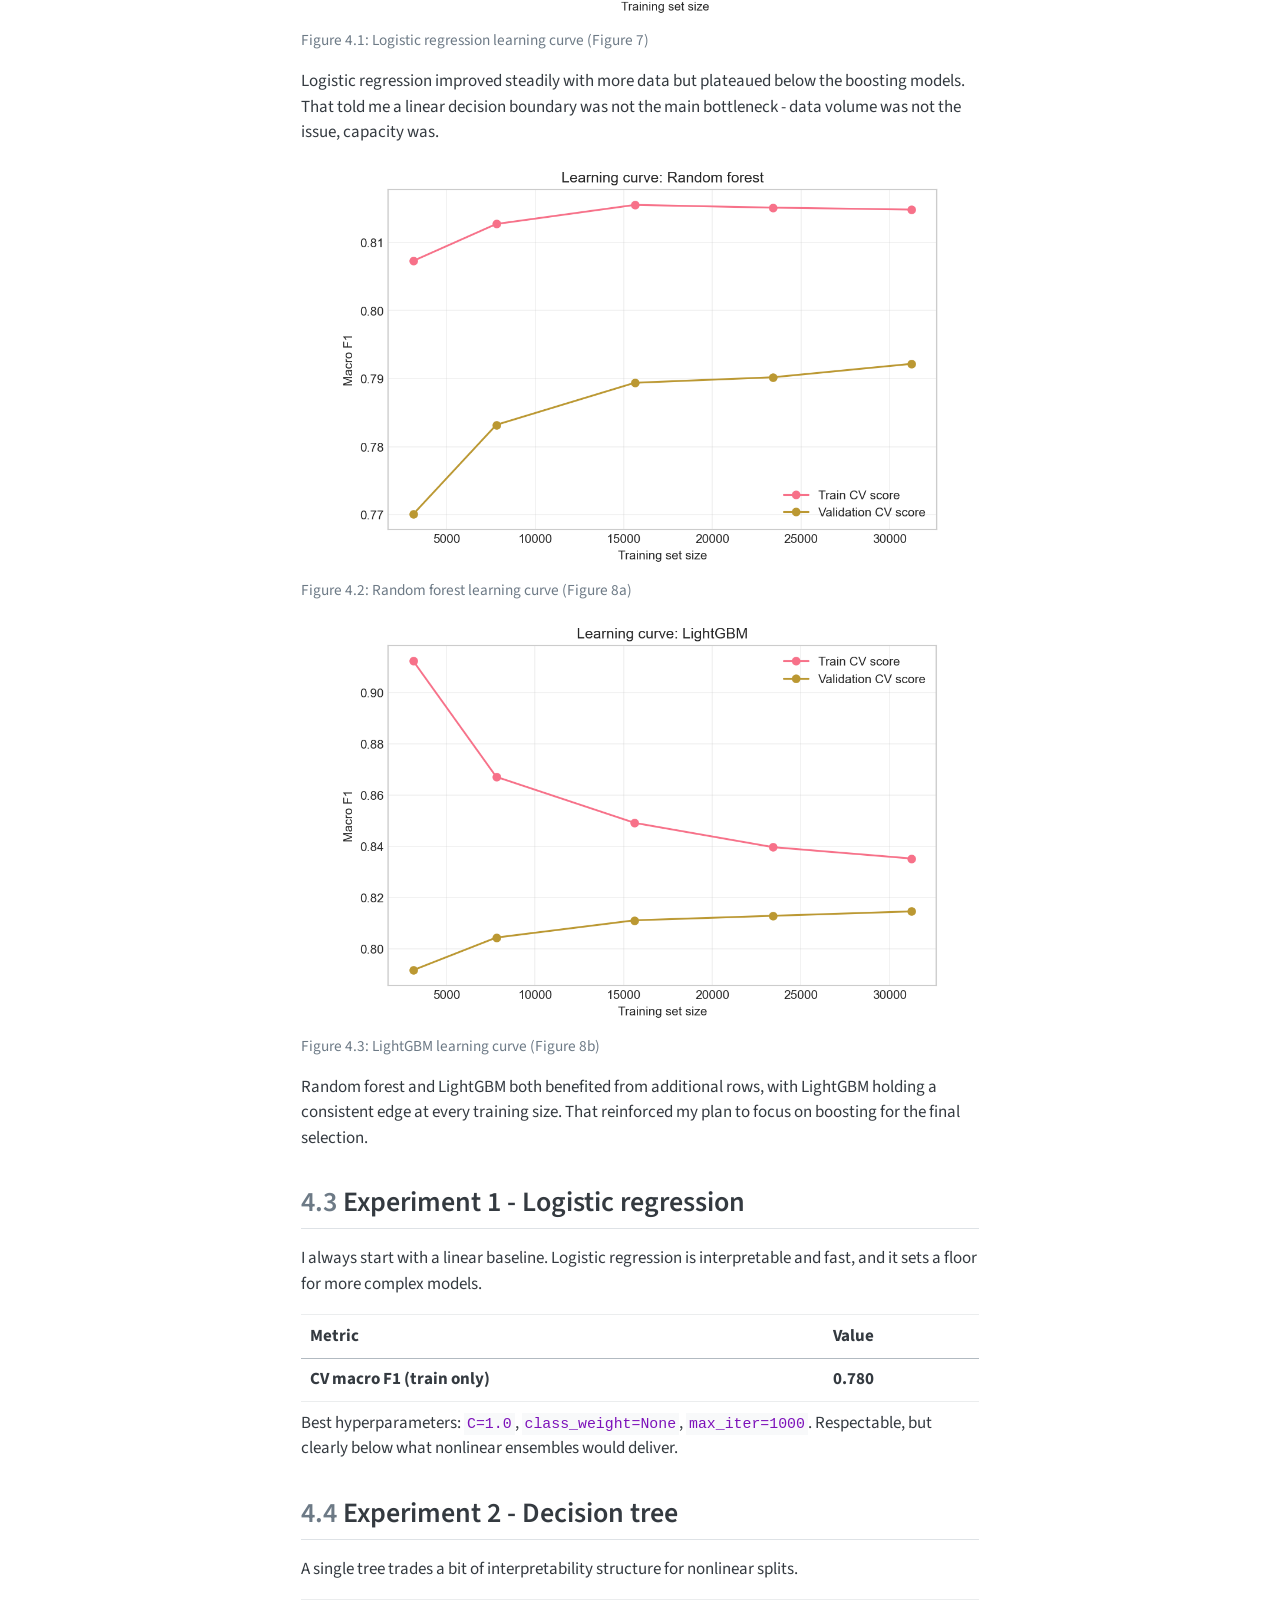
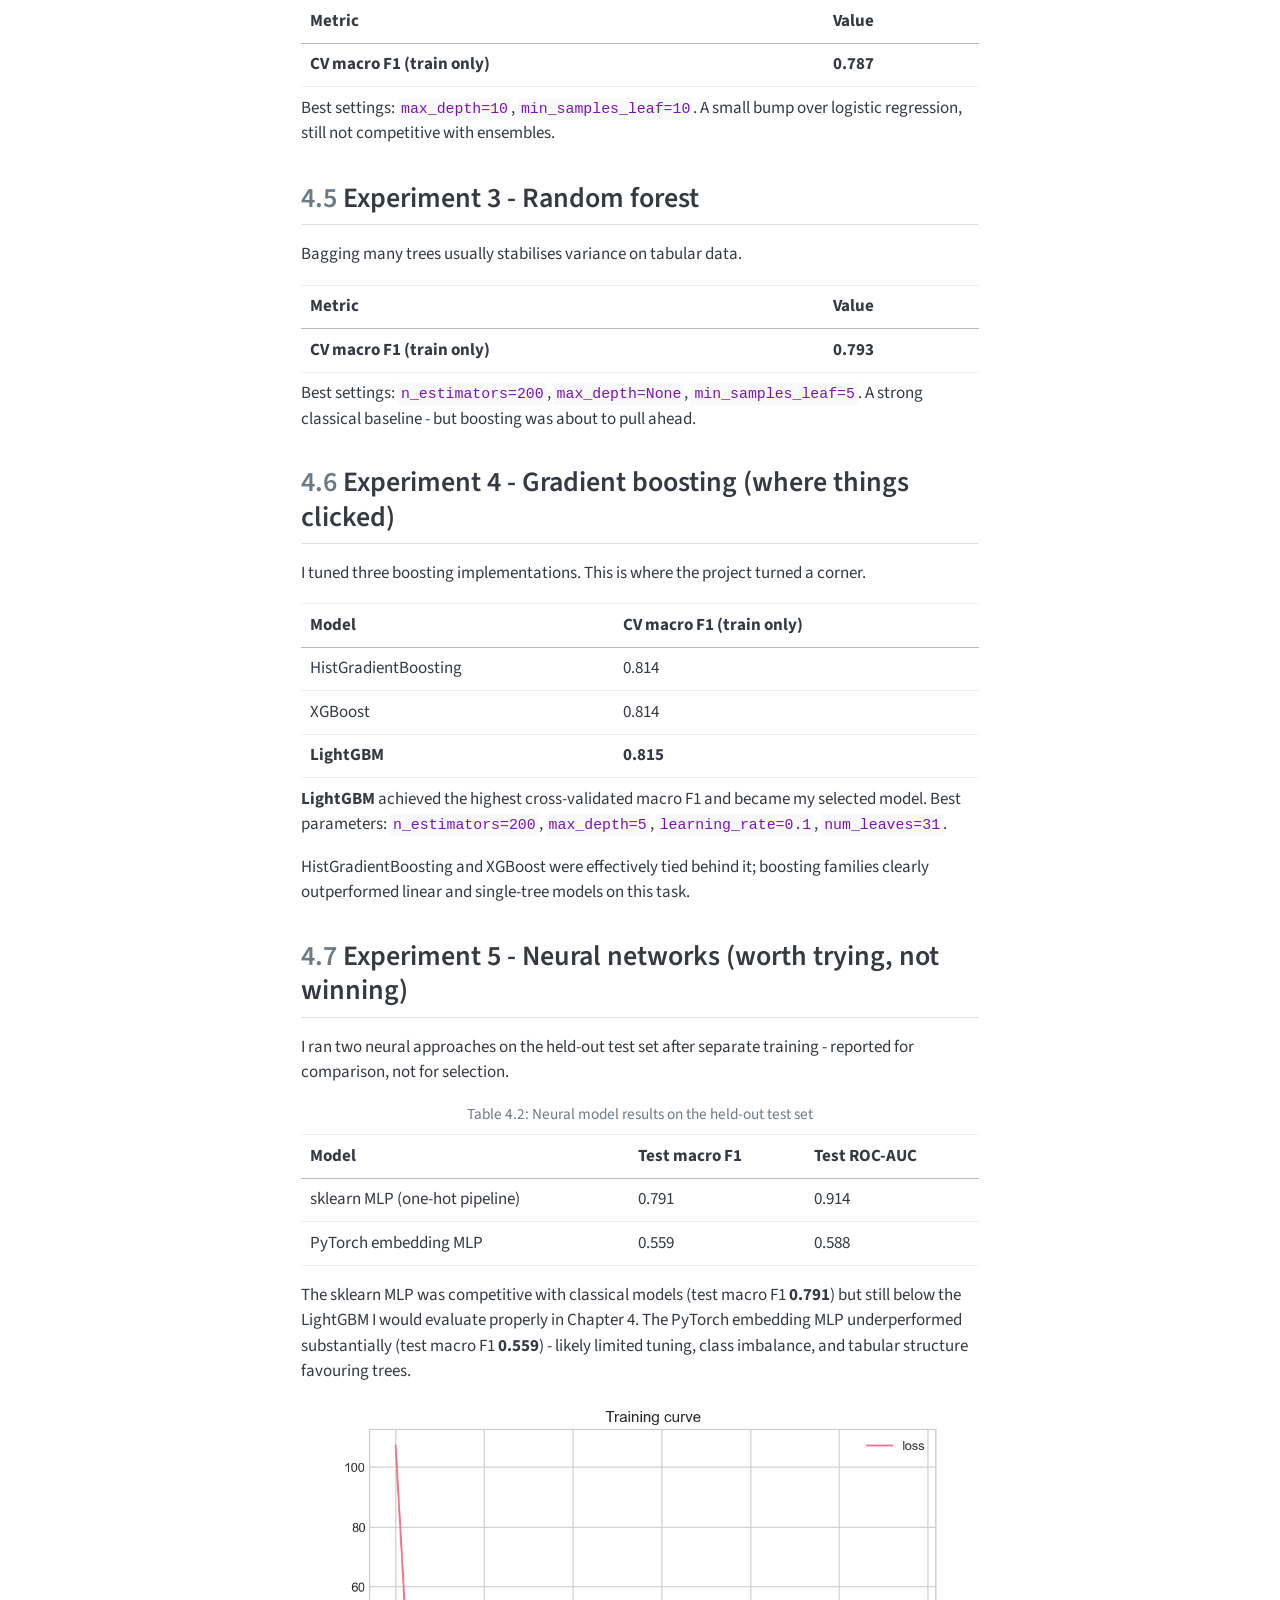
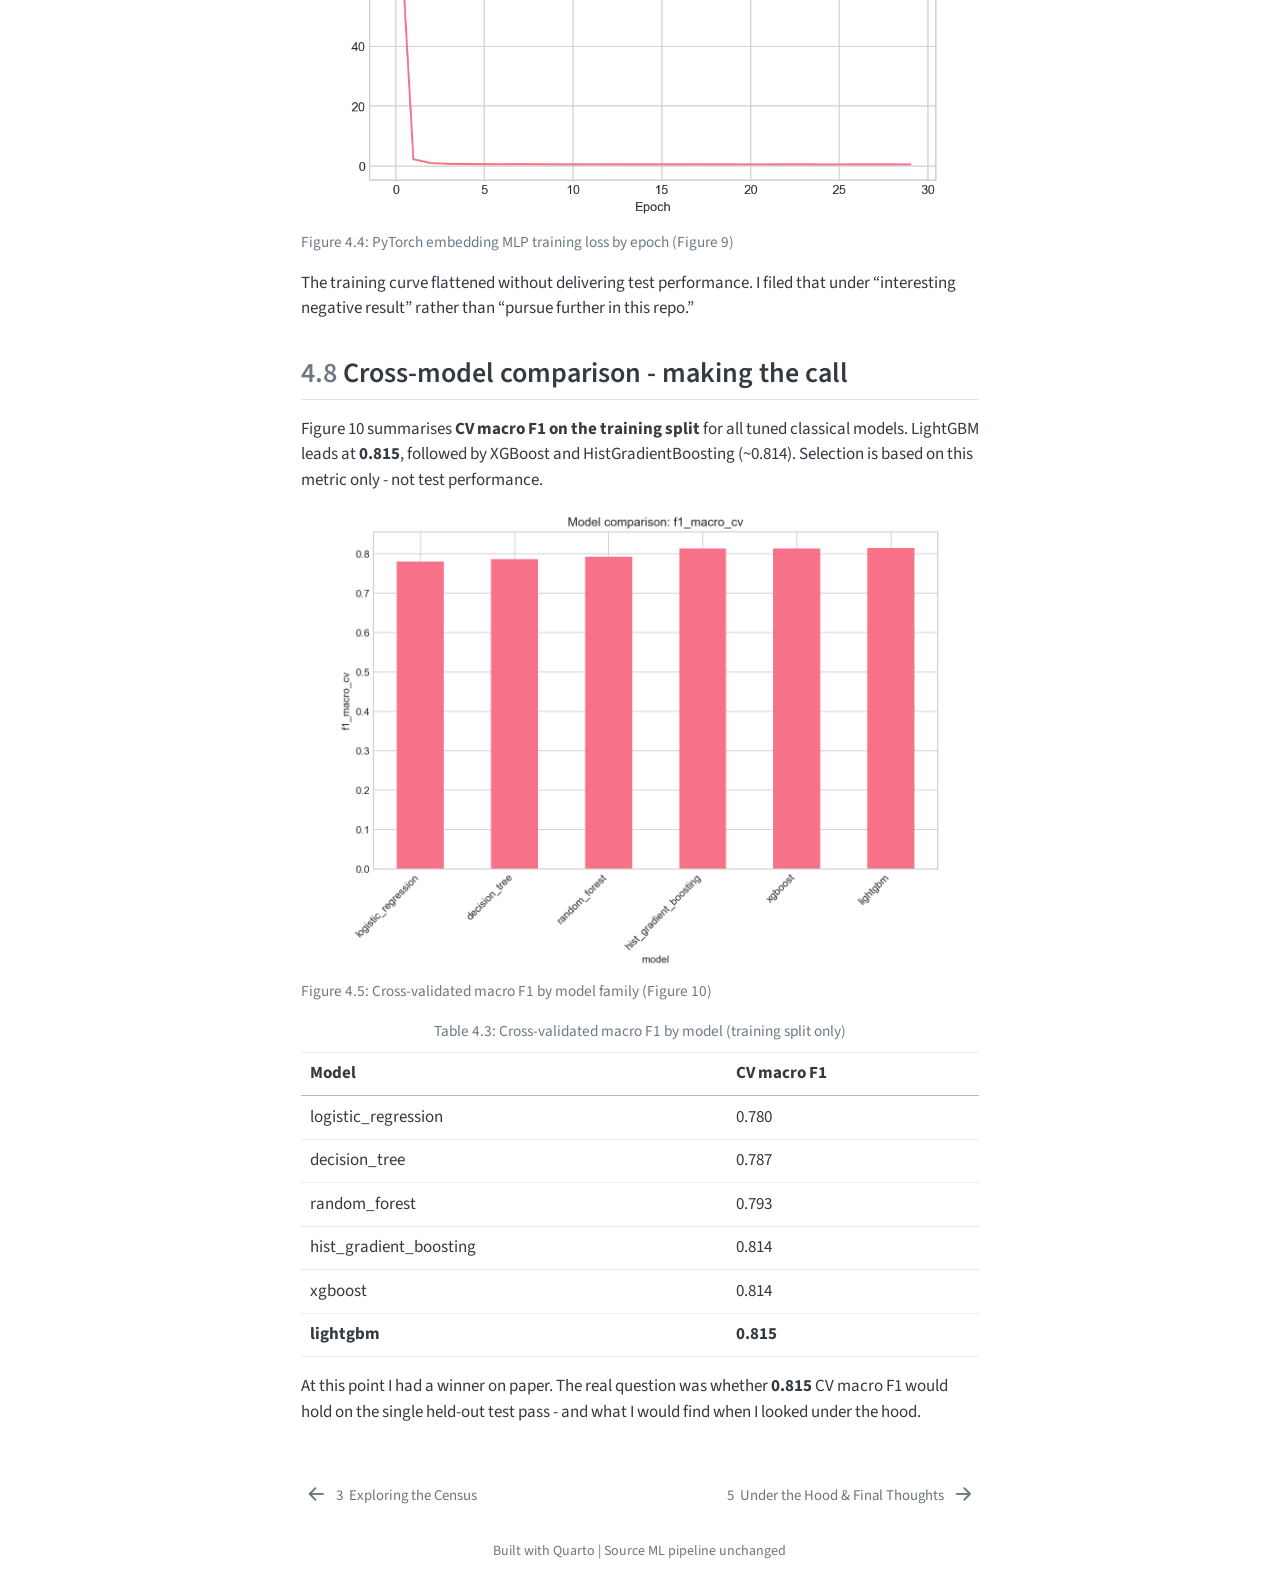
<file: chapter-03-modeling.html>
<!DOCTYPE html>
<html xmlns="http://www.w3.org/1999/xhtml" lang="en" xml:lang="en"><head>

<meta charset="utf-8">
<meta name="generator" content="quarto-1.4.554">

<meta name="viewport" content="width=device-width, initial-scale=1.0, user-scalable=yes">


<title>Predicting High Income from Census Attributes - 4&nbsp; The Modeling Journey</title>
<style>
code{white-space: pre-wrap;}
span.smallcaps{font-variant: small-caps;}
div.columns{display: flex; gap: min(4vw, 1.5em);}
div.column{flex: auto; overflow-x: auto;}
div.hanging-indent{margin-left: 1.5em; text-indent: -1.5em;}
ul.task-list{list-style: none;}
ul.task-list li input[type="checkbox"] {
  width: 0.8em;
  margin: 0 0.8em 0.2em -1em; /* quarto-specific, see https://github.com/quarto-dev/quarto-cli/issues/4556 */ 
  vertical-align: middle;
}
</style>


<script src="site_libs/quarto-nav/quarto-nav.js"></script>
<script src="site_libs/quarto-nav/headroom.min.js"></script>
<script src="site_libs/clipboard/clipboard.min.js"></script>
<script src="site_libs/quarto-search/autocomplete.umd.js"></script>
<script src="site_libs/quarto-search/fuse.min.js"></script>
<script src="site_libs/quarto-search/quarto-search.js"></script>
<meta name="quarto:offset" content="./">
<link href="./chapter-04-under-the-hood.html" rel="next">
<link href="./chapter-02-exploring.html" rel="prev">
<script src="site_libs/quarto-html/quarto.js"></script>
<script src="site_libs/quarto-html/popper.min.js"></script>
<script src="site_libs/quarto-html/tippy.umd.min.js"></script>
<script src="site_libs/quarto-html/anchor.min.js"></script>
<link href="site_libs/quarto-html/tippy.css" rel="stylesheet">
<link href="site_libs/quarto-html/quarto-syntax-highlighting.css" rel="stylesheet" id="quarto-text-highlighting-styles">
<script src="site_libs/bootstrap/bootstrap.min.js"></script>
<link href="site_libs/bootstrap/bootstrap-icons.css" rel="stylesheet">
<link href="site_libs/bootstrap/bootstrap.min.css" rel="stylesheet" id="quarto-bootstrap" data-mode="light">
<script id="quarto-search-options" type="application/json">{
  "location": "sidebar",
  "copy-button": false,
  "collapse-after": 3,
  "panel-placement": "start",
  "type": "textbox",
  "limit": 50,
  "keyboard-shortcut": [
    "f",
    "/",
    "s"
  ],
  "show-item-context": false,
  "language": {
    "search-no-results-text": "No results",
    "search-matching-documents-text": "matching documents",
    "search-copy-link-title": "Copy link to search",
    "search-hide-matches-text": "Hide additional matches",
    "search-more-match-text": "more match in this document",
    "search-more-matches-text": "more matches in this document",
    "search-clear-button-title": "Clear",
    "search-text-placeholder": "",
    "search-detached-cancel-button-title": "Cancel",
    "search-submit-button-title": "Submit",
    "search-label": "Search"
  }
}</script>
<style>html{ scroll-behavior: smooth; }</style>


</head>

<body class="nav-sidebar floating">

<div id="quarto-search-results"></div>
  <header id="quarto-header" class="headroom fixed-top">
  <nav class="quarto-secondary-nav">
    <div class="container-fluid d-flex">
      <button type="button" class="quarto-btn-toggle btn" data-bs-toggle="collapse" data-bs-target=".quarto-sidebar-collapse-item" aria-controls="quarto-sidebar" aria-expanded="false" aria-label="Toggle sidebar navigation" onclick="if (window.quartoToggleHeadroom) { window.quartoToggleHeadroom(); }">
        <i class="bi bi-layout-text-sidebar-reverse"></i>
      </button>
        <nav class="quarto-page-breadcrumbs" aria-label="breadcrumb"><ol class="breadcrumb"><li class="breadcrumb-item"><a href="./chapter-03-modeling.html"><span class="chapter-number">4</span>&nbsp; <span class="chapter-title">The Modeling Journey</span></a></li></ol></nav>
        <a class="flex-grow-1" role="button" data-bs-toggle="collapse" data-bs-target=".quarto-sidebar-collapse-item" aria-controls="quarto-sidebar" aria-expanded="false" aria-label="Toggle sidebar navigation" onclick="if (window.quartoToggleHeadroom) { window.quartoToggleHeadroom(); }">      
        </a>
      <button type="button" class="btn quarto-search-button" aria-label="" onclick="window.quartoOpenSearch();">
        <i class="bi bi-search"></i>
      </button>
    </div>
  </nav>
</header>
<!-- content -->
<div id="quarto-content" class="quarto-container page-columns page-rows-contents page-layout-article">
<!-- sidebar -->
  <nav id="quarto-sidebar" class="sidebar collapse collapse-horizontal quarto-sidebar-collapse-item sidebar-navigation floating overflow-auto">
    <div class="pt-lg-2 mt-2 text-left sidebar-header">
    <div class="sidebar-title mb-0 py-0">
      <a href="./">Predicting High Income from Census Attributes</a> 
        <div class="sidebar-tools-main">
    <a href="https://github.com/jt-09/uci-adult-data-ml" title="Source Code" class="quarto-navigation-tool px-1" aria-label="Source Code"><i class="bi bi-github"></i></a>
</div>
    </div>
      </div>
        <div class="mt-2 flex-shrink-0 align-items-center">
        <div class="sidebar-search">
        <div id="quarto-search" class="" title="Search"></div>
        </div>
        </div>
    <div class="sidebar-menu-container"> 
    <ul class="list-unstyled mt-1">
        <li class="sidebar-item">
  <div class="sidebar-item-container"> 
  <a href="./index.html" class="sidebar-item-text sidebar-link">
 <span class="menu-text"><span class="chapter-number">1</span>&nbsp; <span class="chapter-title">Preface</span></span></a>
  </div>
</li>
        <li class="sidebar-item">
  <div class="sidebar-item-container"> 
  <a href="./chapter-01-setup.html" class="sidebar-item-text sidebar-link">
 <span class="menu-text"><span class="chapter-number">2</span>&nbsp; <span class="chapter-title">The Setup &amp; The Data</span></span></a>
  </div>
</li>
        <li class="sidebar-item">
  <div class="sidebar-item-container"> 
  <a href="./chapter-02-exploring.html" class="sidebar-item-text sidebar-link">
 <span class="menu-text"><span class="chapter-number">3</span>&nbsp; <span class="chapter-title">Exploring the Census</span></span></a>
  </div>
</li>
        <li class="sidebar-item">
  <div class="sidebar-item-container"> 
  <a href="./chapter-03-modeling.html" class="sidebar-item-text sidebar-link active">
 <span class="menu-text"><span class="chapter-number">4</span>&nbsp; <span class="chapter-title">The Modeling Journey</span></span></a>
  </div>
</li>
        <li class="sidebar-item">
  <div class="sidebar-item-container"> 
  <a href="./chapter-04-under-the-hood.html" class="sidebar-item-text sidebar-link">
 <span class="menu-text"><span class="chapter-number">5</span>&nbsp; <span class="chapter-title">Under the Hood &amp; Final Thoughts</span></span></a>
  </div>
</li>
        <li class="sidebar-item">
  <div class="sidebar-item-container"> 
  <a href="./references.html" class="sidebar-item-text sidebar-link">
 <span class="menu-text"><span class="chapter-number">6</span>&nbsp; <span class="chapter-title">References</span></span></a>
  </div>
</li>
    </ul>
    </div>
</nav>
<div id="quarto-sidebar-glass" class="quarto-sidebar-collapse-item" data-bs-toggle="collapse" data-bs-target=".quarto-sidebar-collapse-item"></div>
<!-- margin-sidebar -->
    <div id="quarto-margin-sidebar" class="sidebar margin-sidebar">
        <nav id="TOC" role="doc-toc" class="toc-active">
    <h2 id="toc-title">Table of contents</h2>
   
  <ul>
  <li><a href="#building-a-leakage-safe-foundation" id="toc-building-a-leakage-safe-foundation" class="nav-link active" data-scroll-target="#building-a-leakage-safe-foundation"><span class="header-section-number">4.1</span> Building a leakage-safe foundation</a>
  <ul class="collapse">
  <li><a href="#traintest-split" id="toc-traintest-split" class="nav-link" data-scroll-target="#traintest-split"><span class="header-section-number">4.1.1</span> Train/test split</a></li>
  <li><a href="#preprocessing-inside-the-pipeline" id="toc-preprocessing-inside-the-pipeline" class="nav-link" data-scroll-target="#preprocessing-inside-the-pipeline"><span class="header-section-number">4.1.2</span> Preprocessing inside the pipeline</a></li>
  <li><a href="#tuning-protocol" id="toc-tuning-protocol" class="nav-link" data-scroll-target="#tuning-protocol"><span class="header-section-number">4.1.3</span> Tuning protocol</a></li>
  </ul></li>
  <li><a href="#did-more-data-help-learning-curves" id="toc-did-more-data-help-learning-curves" class="nav-link" data-scroll-target="#did-more-data-help-learning-curves"><span class="header-section-number">4.2</span> Did more data help? Learning curves</a></li>
  <li><a href="#experiment-1---logistic-regression" id="toc-experiment-1---logistic-regression" class="nav-link" data-scroll-target="#experiment-1---logistic-regression"><span class="header-section-number">4.3</span> Experiment 1 - Logistic regression</a></li>
  <li><a href="#experiment-2---decision-tree" id="toc-experiment-2---decision-tree" class="nav-link" data-scroll-target="#experiment-2---decision-tree"><span class="header-section-number">4.4</span> Experiment 2 - Decision tree</a></li>
  <li><a href="#experiment-3---random-forest" id="toc-experiment-3---random-forest" class="nav-link" data-scroll-target="#experiment-3---random-forest"><span class="header-section-number">4.5</span> Experiment 3 - Random forest</a></li>
  <li><a href="#experiment-4---gradient-boosting-where-things-clicked" id="toc-experiment-4---gradient-boosting-where-things-clicked" class="nav-link" data-scroll-target="#experiment-4---gradient-boosting-where-things-clicked"><span class="header-section-number">4.6</span> Experiment 4 - Gradient boosting (where things clicked)</a></li>
  <li><a href="#experiment-5---neural-networks-worth-trying-not-winning" id="toc-experiment-5---neural-networks-worth-trying-not-winning" class="nav-link" data-scroll-target="#experiment-5---neural-networks-worth-trying-not-winning"><span class="header-section-number">4.7</span> Experiment 5 - Neural networks (worth trying, not winning)</a></li>
  <li><a href="#cross-model-comparison---making-the-call" id="toc-cross-model-comparison---making-the-call" class="nav-link" data-scroll-target="#cross-model-comparison---making-the-call"><span class="header-section-number">4.8</span> Cross-model comparison - making the call</a></li>
  </ul>
<div class="toc-actions"><ul><li><a href="https://github.com/jt-09/uci-adult-data-ml/edit/main/chapter-03-modeling.qmd" class="toc-action"><i class="bi bi-github"></i>Edit this page</a></li><li><a href="https://github.com/jt-09/uci-adult-data-ml/issues/new" class="toc-action"><i class="bi empty"></i>Report an issue</a></li></ul></div></nav>
    </div>
<!-- main -->
<main class="content" id="quarto-document-content">

<header id="title-block-header" class="quarto-title-block default">
<div class="quarto-title">
<h1 class="title"><span class="chapter-number">4</span>&nbsp; <span class="chapter-title">The Modeling Journey</span></h1>
</div>



<div class="quarto-title-meta">

    
  
    
  </div>
  


</header>


<p>With the data understood, I treated modeling as a sequence of experiments - not a single “best model” hunt. I started simple, added complexity, and let cross-validated macro F1 on the training split decide the winner. The test set stayed locked away until the end.</p>
<section id="building-a-leakage-safe-foundation" class="level2" data-number="4.1">
<h2 data-number="4.1" class="anchored" data-anchor-id="building-a-leakage-safe-foundation"><span class="header-section-number">4.1</span> Building a leakage-safe foundation</h2>
<section id="traintest-split" class="level3" data-number="4.1.1">
<h3 data-number="4.1.1" class="anchored" data-anchor-id="traintest-split"><span class="header-section-number">4.1.1</span> Train/test split</h3>
<p>I used a <strong>stratified 80/20</strong> split: <strong>39,050</strong> training and <strong>9,763</strong> test records. Positive rates aligned at <strong>23.9%</strong> in both splits, which was exactly what I wanted.</p>
<div id="tbl-split" class="quarto-float anchored">
<figure class="quarto-float quarto-float-tbl figure">
<figcaption class="quarto-float-caption-top quarto-float-caption quarto-float-tbl" id="tbl-split-caption-0ceaefa1-69ba-4598-a22c-09a6ac19f8ca">
Table&nbsp;4.1: Stratified train/test split summary
</figcaption>
<div aria-describedby="tbl-split-caption-0ceaefa1-69ba-4598-a22c-09a6ac19f8ca">
<table class="table">
<thead>
<tr class="header">
<th>Split</th>
<th>n</th>
<th>Positive rate</th>
</tr>
</thead>
<tbody>
<tr class="odd">
<td>Train</td>
<td>39,050</td>
<td>0.239</td>
</tr>
<tr class="even">
<td>Test</td>
<td>9,763</td>
<td>0.239</td>
</tr>
</tbody>
</table>
</div>
</figure>
</div>
</section>
<section id="preprocessing-inside-the-pipeline" class="level3" data-number="4.1.2">
<h3 data-number="4.1.2" class="anchored" data-anchor-id="preprocessing-inside-the-pipeline"><span class="header-section-number">4.1.2</span> Preprocessing inside the pipeline</h3>
<p>Preprocessing lives in <code>src/adult_income_ml/pipelines.py</code>:</p>
<ol type="1">
<li><strong>Numeric:</strong> median imputation + standardisation</li>
<li><strong>Categorical:</strong> mode imputation + one-hot encoding (<code>handle_unknown="ignore"</code>)</li>
</ol>
<p>The preprocessor is fitted <strong>only on training folds</strong> inside each CV split (or on the full training set for the final fit). The test set never touches imputation statistics, scaling, or hyperparameter selection. That discipline sounds tedious until you have seen leakage inflate scores once.</p>
</section>
<section id="tuning-protocol" class="level3" data-number="4.1.3">
<h3 data-number="4.1.3" class="anchored" data-anchor-id="tuning-protocol"><span class="header-section-number">4.1.3</span> Tuning protocol</h3>
<ul>
<li><strong>Search:</strong> <code>RandomizedSearchCV</code> (up to 20 iterations per model)</li>
<li><strong>CV:</strong> 5 folds on training data</li>
<li><strong>Primary scoring:</strong> macro F1</li>
<li><strong>Candidates:</strong> dummy baseline, logistic regression, decision tree, random forest, HistGradientBoosting, XGBoost, LightGBM, sklearn MLP, PyTorch embedding MLP</li>
</ul>
<p>Per-model learning curves were not exported for every family; CV scores and best hyperparameters carry the comparison.</p>
</section>
</section>
<section id="did-more-data-help-learning-curves" class="level2" data-number="4.2">
<h2 data-number="4.2" class="anchored" data-anchor-id="did-more-data-help-learning-curves"><span class="header-section-number">4.2</span> Did more data help? Learning curves</h2>
<p>Before comparing final CV scores, I wanted to see whether models were still gaining from more training rows or starting to plateau. I plotted learning curves on the <strong>training split only</strong> (macro F1 vs training set size, 5-fold CV).</p>
<div id="fig-lc-logistic" class="quarto-figure quarto-figure-center quarto-float anchored">
<figure class="quarto-float quarto-float-fig figure">
<div aria-describedby="fig-lc-logistic-caption-0ceaefa1-69ba-4598-a22c-09a6ac19f8ca">
<img src="figures/fig_07_logistic_learning_curve.png" class="img-fluid figure-img" style="width:90.0%">
</div>
<figcaption class="quarto-float-caption-bottom quarto-float-caption quarto-float-fig" id="fig-lc-logistic-caption-0ceaefa1-69ba-4598-a22c-09a6ac19f8ca">
Figure&nbsp;4.1: Logistic regression learning curve (Figure 7)
</figcaption>
</figure>
</div>
<p>Logistic regression improved steadily with more data but plateaued below the boosting models. That told me a linear decision boundary was not the main bottleneck - data volume was not the issue, capacity was.</p>
<div id="fig-lc-rf" class="quarto-figure quarto-figure-center quarto-float anchored">
<figure class="quarto-float quarto-float-fig figure">
<div aria-describedby="fig-lc-rf-caption-0ceaefa1-69ba-4598-a22c-09a6ac19f8ca">
<img src="figures/fig_08_random_forest_learning_curve.png" class="img-fluid figure-img" style="width:90.0%">
</div>
<figcaption class="quarto-float-caption-bottom quarto-float-caption quarto-float-fig" id="fig-lc-rf-caption-0ceaefa1-69ba-4598-a22c-09a6ac19f8ca">
Figure&nbsp;4.2: Random forest learning curve (Figure 8a)
</figcaption>
</figure>
</div>
<div id="fig-lc-lgbm" class="quarto-figure quarto-figure-center quarto-float anchored">
<figure class="quarto-float quarto-float-fig figure">
<div aria-describedby="fig-lc-lgbm-caption-0ceaefa1-69ba-4598-a22c-09a6ac19f8ca">
<img src="figures/fig_08_lightgbm_learning_curve.png" class="img-fluid figure-img" style="width:90.0%">
</div>
<figcaption class="quarto-float-caption-bottom quarto-float-caption quarto-float-fig" id="fig-lc-lgbm-caption-0ceaefa1-69ba-4598-a22c-09a6ac19f8ca">
Figure&nbsp;4.3: LightGBM learning curve (Figure 8b)
</figcaption>
</figure>
</div>
<p>Random forest and LightGBM both benefited from additional rows, with LightGBM holding a consistent edge at every training size. That reinforced my plan to focus on boosting for the final selection.</p>
</section>
<section id="experiment-1---logistic-regression" class="level2" data-number="4.3">
<h2 data-number="4.3" class="anchored" data-anchor-id="experiment-1---logistic-regression"><span class="header-section-number">4.3</span> Experiment 1 - Logistic regression</h2>
<p>I always start with a linear baseline. Logistic regression is interpretable and fast, and it sets a floor for more complex models.</p>
<table class="table">
<thead>
<tr class="header">
<th>Metric</th>
<th>Value</th>
</tr>
</thead>
<tbody>
<tr class="odd">
<td><strong>CV macro F1 (train only)</strong></td>
<td><strong>0.780</strong></td>
</tr>
</tbody>
</table>
<p>Best hyperparameters: <code>C=1.0</code>, <code>class_weight=None</code>, <code>max_iter=1000</code>. Respectable, but clearly below what nonlinear ensembles would deliver.</p>
</section>
<section id="experiment-2---decision-tree" class="level2" data-number="4.4">
<h2 data-number="4.4" class="anchored" data-anchor-id="experiment-2---decision-tree"><span class="header-section-number">4.4</span> Experiment 2 - Decision tree</h2>
<p>A single tree trades a bit of interpretability structure for nonlinear splits.</p>
<table class="table">
<thead>
<tr class="header">
<th>Metric</th>
<th>Value</th>
</tr>
</thead>
<tbody>
<tr class="odd">
<td><strong>CV macro F1 (train only)</strong></td>
<td><strong>0.787</strong></td>
</tr>
</tbody>
</table>
<p>Best settings: <code>max_depth=10</code>, <code>min_samples_leaf=10</code>. A small bump over logistic regression, still not competitive with ensembles.</p>
</section>
<section id="experiment-3---random-forest" class="level2" data-number="4.5">
<h2 data-number="4.5" class="anchored" data-anchor-id="experiment-3---random-forest"><span class="header-section-number">4.5</span> Experiment 3 - Random forest</h2>
<p>Bagging many trees usually stabilises variance on tabular data.</p>
<table class="table">
<thead>
<tr class="header">
<th>Metric</th>
<th>Value</th>
</tr>
</thead>
<tbody>
<tr class="odd">
<td><strong>CV macro F1 (train only)</strong></td>
<td><strong>0.793</strong></td>
</tr>
</tbody>
</table>
<p>Best settings: <code>n_estimators=200</code>, <code>max_depth=None</code>, <code>min_samples_leaf=5</code>. A strong classical baseline - but boosting was about to pull ahead.</p>
</section>
<section id="experiment-4---gradient-boosting-where-things-clicked" class="level2" data-number="4.6">
<h2 data-number="4.6" class="anchored" data-anchor-id="experiment-4---gradient-boosting-where-things-clicked"><span class="header-section-number">4.6</span> Experiment 4 - Gradient boosting (where things clicked)</h2>
<p>I tuned three boosting implementations. This is where the project turned a corner.</p>
<table class="table">
<thead>
<tr class="header">
<th>Model</th>
<th>CV macro F1 (train only)</th>
</tr>
</thead>
<tbody>
<tr class="odd">
<td>HistGradientBoosting</td>
<td>0.814</td>
</tr>
<tr class="even">
<td>XGBoost</td>
<td>0.814</td>
</tr>
<tr class="odd">
<td><strong>LightGBM</strong></td>
<td><strong>0.815</strong></td>
</tr>
</tbody>
</table>
<p><strong>LightGBM</strong> achieved the highest cross-validated macro F1 and became my selected model. Best parameters: <code>n_estimators=200</code>, <code>max_depth=5</code>, <code>learning_rate=0.1</code>, <code>num_leaves=31</code>.</p>
<p>HistGradientBoosting and XGBoost were effectively tied behind it; boosting families clearly outperformed linear and single-tree models on this task.</p>
</section>
<section id="experiment-5---neural-networks-worth-trying-not-winning" class="level2" data-number="4.7">
<h2 data-number="4.7" class="anchored" data-anchor-id="experiment-5---neural-networks-worth-trying-not-winning"><span class="header-section-number">4.7</span> Experiment 5 - Neural networks (worth trying, not winning)</h2>
<p>I ran two neural approaches on the held-out test set after separate training - reported for comparison, not for selection.</p>
<div id="tbl-mlp" class="quarto-float anchored">
<figure class="quarto-float quarto-float-tbl figure">
<figcaption class="quarto-float-caption-top quarto-float-caption quarto-float-tbl" id="tbl-mlp-caption-0ceaefa1-69ba-4598-a22c-09a6ac19f8ca">
Table&nbsp;4.2: Neural model results on the held-out test set
</figcaption>
<div aria-describedby="tbl-mlp-caption-0ceaefa1-69ba-4598-a22c-09a6ac19f8ca">
<table class="table">
<thead>
<tr class="header">
<th>Model</th>
<th>Test macro F1</th>
<th>Test ROC-AUC</th>
</tr>
</thead>
<tbody>
<tr class="odd">
<td>sklearn MLP (one-hot pipeline)</td>
<td>0.791</td>
<td>0.914</td>
</tr>
<tr class="even">
<td>PyTorch embedding MLP</td>
<td>0.559</td>
<td>0.588</td>
</tr>
</tbody>
</table>
</div>
</figure>
</div>
<p>The sklearn MLP was competitive with classical models (test macro F1 <strong>0.791</strong>) but still below the LightGBM I would evaluate properly in Chapter 4. The PyTorch embedding MLP underperformed substantially (test macro F1 <strong>0.559</strong>) - likely limited tuning, class imbalance, and tabular structure favouring trees.</p>
<div id="fig-mlp-curve" class="quarto-figure quarto-figure-center quarto-float anchored">
<figure class="quarto-float quarto-float-fig figure">
<div aria-describedby="fig-mlp-curve-caption-0ceaefa1-69ba-4598-a22c-09a6ac19f8ca">
<img src="figures/fig_09_mlp_training_curve.png" class="img-fluid figure-img" style="width:90.0%">
</div>
<figcaption class="quarto-float-caption-bottom quarto-float-caption quarto-float-fig" id="fig-mlp-curve-caption-0ceaefa1-69ba-4598-a22c-09a6ac19f8ca">
Figure&nbsp;4.4: PyTorch embedding MLP training loss by epoch (Figure 9)
</figcaption>
</figure>
</div>
<p>The training curve flattened without delivering test performance. I filed that under “interesting negative result” rather than “pursue further in this repo.”</p>
</section>
<section id="cross-model-comparison---making-the-call" class="level2" data-number="4.8">
<h2 data-number="4.8" class="anchored" data-anchor-id="cross-model-comparison---making-the-call"><span class="header-section-number">4.8</span> Cross-model comparison - making the call</h2>
<p>Figure 10 summarises <strong>CV macro F1 on the training split</strong> for all tuned classical models. LightGBM leads at <strong>0.815</strong>, followed by XGBoost and HistGradientBoosting (~0.814). Selection is based on this metric only - not test performance.</p>
<div id="fig-cross-model" class="quarto-figure quarto-figure-center quarto-float anchored">
<figure class="quarto-float quarto-float-fig figure">
<div aria-describedby="fig-cross-model-caption-0ceaefa1-69ba-4598-a22c-09a6ac19f8ca">
<img src="figures/fig_10_cross_model_comparison.png" class="img-fluid figure-img" style="width:90.0%">
</div>
<figcaption class="quarto-float-caption-bottom quarto-float-caption quarto-float-fig" id="fig-cross-model-caption-0ceaefa1-69ba-4598-a22c-09a6ac19f8ca">
Figure&nbsp;4.5: Cross-validated macro F1 by model family (Figure 10)
</figcaption>
</figure>
</div>
<div id="tbl-cross-model" class="quarto-float anchored">
<figure class="quarto-float quarto-float-tbl figure">
<figcaption class="quarto-float-caption-top quarto-float-caption quarto-float-tbl" id="tbl-cross-model-caption-0ceaefa1-69ba-4598-a22c-09a6ac19f8ca">
Table&nbsp;4.3: Cross-validated macro F1 by model (training split only)
</figcaption>
<div aria-describedby="tbl-cross-model-caption-0ceaefa1-69ba-4598-a22c-09a6ac19f8ca">
<table class="table">
<thead>
<tr class="header">
<th>Model</th>
<th>CV macro F1</th>
</tr>
</thead>
<tbody>
<tr class="odd">
<td>logistic_regression</td>
<td>0.780</td>
</tr>
<tr class="even">
<td>decision_tree</td>
<td>0.787</td>
</tr>
<tr class="odd">
<td>random_forest</td>
<td>0.793</td>
</tr>
<tr class="even">
<td>hist_gradient_boosting</td>
<td>0.814</td>
</tr>
<tr class="odd">
<td>xgboost</td>
<td>0.814</td>
</tr>
<tr class="even">
<td><strong>lightgbm</strong></td>
<td><strong>0.815</strong></td>
</tr>
</tbody>
</table>
</div>
</figure>
</div>
<p>At this point I had a winner on paper. The real question was whether <strong>0.815</strong> CV macro F1 would hold on the single held-out test pass - and what I would find when I looked under the hood.</p>


</section>

</main> <!-- /main -->
<script id="quarto-html-after-body" type="application/javascript">
window.document.addEventListener("DOMContentLoaded", function (event) {
  const toggleBodyColorMode = (bsSheetEl) => {
    const mode = bsSheetEl.getAttribute("data-mode");
    const bodyEl = window.document.querySelector("body");
    if (mode === "dark") {
      bodyEl.classList.add("quarto-dark");
      bodyEl.classList.remove("quarto-light");
    } else {
      bodyEl.classList.add("quarto-light");
      bodyEl.classList.remove("quarto-dark");
    }
  }
  const toggleBodyColorPrimary = () => {
    const bsSheetEl = window.document.querySelector("link#quarto-bootstrap");
    if (bsSheetEl) {
      toggleBodyColorMode(bsSheetEl);
    }
  }
  toggleBodyColorPrimary();  
  const icon = "";
  const anchorJS = new window.AnchorJS();
  anchorJS.options = {
    placement: 'right',
    icon: icon
  };
  anchorJS.add('.anchored');
  const isCodeAnnotation = (el) => {
    for (const clz of el.classList) {
      if (clz.startsWith('code-annotation-')) {                     
        return true;
      }
    }
    return false;
  }
  const clipboard = new window.ClipboardJS('.code-copy-button', {
    text: function(trigger) {
      const codeEl = trigger.previousElementSibling.cloneNode(true);
      for (const childEl of codeEl.children) {
        if (isCodeAnnotation(childEl)) {
          childEl.remove();
        }
      }
      return codeEl.innerText;
    }
  });
  clipboard.on('success', function(e) {
    // button target
    const button = e.trigger;
    // don't keep focus
    button.blur();
    // flash "checked"
    button.classList.add('code-copy-button-checked');
    var currentTitle = button.getAttribute("title");
    button.setAttribute("title", "Copied!");
    let tooltip;
    if (window.bootstrap) {
      button.setAttribute("data-bs-toggle", "tooltip");
      button.setAttribute("data-bs-placement", "left");
      button.setAttribute("data-bs-title", "Copied!");
      tooltip = new bootstrap.Tooltip(button, 
        { trigger: "manual", 
          customClass: "code-copy-button-tooltip",
          offset: [0, -8]});
      tooltip.show();    
    }
    setTimeout(function() {
      if (tooltip) {
        tooltip.hide();
        button.removeAttribute("data-bs-title");
        button.removeAttribute("data-bs-toggle");
        button.removeAttribute("data-bs-placement");
      }
      button.setAttribute("title", currentTitle);
      button.classList.remove('code-copy-button-checked');
    }, 1000);
    // clear code selection
    e.clearSelection();
  });
    var localhostRegex = new RegExp(/^(?:http|https):\/\/localhost\:?[0-9]*\//);
    var mailtoRegex = new RegExp(/^mailto:/);
      var filterRegex = new RegExp('/' + window.location.host + '/');
    var isInternal = (href) => {
        return filterRegex.test(href) || localhostRegex.test(href) || mailtoRegex.test(href);
    }
    // Inspect non-navigation links and adorn them if external
 	var links = window.document.querySelectorAll('a[href]:not(.nav-link):not(.navbar-brand):not(.toc-action):not(.sidebar-link):not(.sidebar-item-toggle):not(.pagination-link):not(.no-external):not([aria-hidden]):not(.dropdown-item):not(.quarto-navigation-tool)');
    for (var i=0; i<links.length; i++) {
      const link = links[i];
      if (!isInternal(link.href)) {
        // undo the damage that might have been done by quarto-nav.js in the case of
        // links that we want to consider external
        if (link.dataset.originalHref !== undefined) {
          link.href = link.dataset.originalHref;
        }
          // target, if specified
          link.setAttribute("target", "_blank");
          if (link.getAttribute("rel") === null) {
            link.setAttribute("rel", "noopener");
          }
      }
    }
  function tippyHover(el, contentFn, onTriggerFn, onUntriggerFn) {
    const config = {
      allowHTML: true,
      maxWidth: 500,
      delay: 100,
      arrow: false,
      appendTo: function(el) {
          return el.parentElement;
      },
      interactive: true,
      interactiveBorder: 10,
      theme: 'quarto',
      placement: 'bottom-start',
    };
    if (contentFn) {
      config.content = contentFn;
    }
    if (onTriggerFn) {
      config.onTrigger = onTriggerFn;
    }
    if (onUntriggerFn) {
      config.onUntrigger = onUntriggerFn;
    }
    window.tippy(el, config); 
  }
  const noterefs = window.document.querySelectorAll('a[role="doc-noteref"]');
  for (var i=0; i<noterefs.length; i++) {
    const ref = noterefs[i];
    tippyHover(ref, function() {
      // use id or data attribute instead here
      let href = ref.getAttribute('data-footnote-href') || ref.getAttribute('href');
      try { href = new URL(href).hash; } catch {}
      const id = href.replace(/^#\/?/, "");
      const note = window.document.getElementById(id);
      if (note) {
        return note.innerHTML;
      } else {
        return "";
      }
    });
  }
  const xrefs = window.document.querySelectorAll('a.quarto-xref');
  const processXRef = (id, note) => {
    // Strip column container classes
    const stripColumnClz = (el) => {
      el.classList.remove("page-full", "page-columns");
      if (el.children) {
        for (const child of el.children) {
          stripColumnClz(child);
        }
      }
    }
    stripColumnClz(note)
    if (id === null || id.startsWith('sec-')) {
      // Special case sections, only their first couple elements
      const container = document.createElement("div");
      if (note.children && note.children.length > 2) {
        container.appendChild(note.children[0].cloneNode(true));
        for (let i = 1; i < note.children.length; i++) {
          const child = note.children[i];
          if (child.tagName === "P" && child.innerText === "") {
            continue;
          } else {
            container.appendChild(child.cloneNode(true));
            break;
          }
        }
        if (window.Quarto?.typesetMath) {
          window.Quarto.typesetMath(container);
        }
        return container.innerHTML
      } else {
        if (window.Quarto?.typesetMath) {
          window.Quarto.typesetMath(note);
        }
        return note.innerHTML;
      }
    } else {
      // Remove any anchor links if they are present
      const anchorLink = note.querySelector('a.anchorjs-link');
      if (anchorLink) {
        anchorLink.remove();
      }
      if (window.Quarto?.typesetMath) {
        window.Quarto.typesetMath(note);
      }
      // TODO in 1.5, we should make sure this works without a callout special case
      if (note.classList.contains("callout")) {
        return note.outerHTML;
      } else {
        return note.innerHTML;
      }
    }
  }
  for (var i=0; i<xrefs.length; i++) {
    const xref = xrefs[i];
    tippyHover(xref, undefined, function(instance) {
      instance.disable();
      let url = xref.getAttribute('href');
      let hash = undefined; 
      if (url.startsWith('#')) {
        hash = url;
      } else {
        try { hash = new URL(url).hash; } catch {}
      }
      if (hash) {
        const id = hash.replace(/^#\/?/, "");
        const note = window.document.getElementById(id);
        if (note !== null) {
          try {
            const html = processXRef(id, note.cloneNode(true));
            instance.setContent(html);
          } finally {
            instance.enable();
            instance.show();
          }
        } else {
          // See if we can fetch this
          fetch(url.split('#')[0])
          .then(res => res.text())
          .then(html => {
            const parser = new DOMParser();
            const htmlDoc = parser.parseFromString(html, "text/html");
            const note = htmlDoc.getElementById(id);
            if (note !== null) {
              const html = processXRef(id, note);
              instance.setContent(html);
            } 
          }).finally(() => {
            instance.enable();
            instance.show();
          });
        }
      } else {
        // See if we can fetch a full url (with no hash to target)
        // This is a special case and we should probably do some content thinning / targeting
        fetch(url)
        .then(res => res.text())
        .then(html => {
          const parser = new DOMParser();
          const htmlDoc = parser.parseFromString(html, "text/html");
          const note = htmlDoc.querySelector('main.content');
          if (note !== null) {
            // This should only happen for chapter cross references
            // (since there is no id in the URL)
            // remove the first header
            if (note.children.length > 0 && note.children[0].tagName === "HEADER") {
              note.children[0].remove();
            }
            const html = processXRef(null, note);
            instance.setContent(html);
          } 
        }).finally(() => {
          instance.enable();
          instance.show();
        });
      }
    }, function(instance) {
    });
  }
      let selectedAnnoteEl;
      const selectorForAnnotation = ( cell, annotation) => {
        let cellAttr = 'data-code-cell="' + cell + '"';
        let lineAttr = 'data-code-annotation="' +  annotation + '"';
        const selector = 'span[' + cellAttr + '][' + lineAttr + ']';
        return selector;
      }
      const selectCodeLines = (annoteEl) => {
        const doc = window.document;
        const targetCell = annoteEl.getAttribute("data-target-cell");
        const targetAnnotation = annoteEl.getAttribute("data-target-annotation");
        const annoteSpan = window.document.querySelector(selectorForAnnotation(targetCell, targetAnnotation));
        const lines = annoteSpan.getAttribute("data-code-lines").split(",");
        const lineIds = lines.map((line) => {
          return targetCell + "-" + line;
        })
        let top = null;
        let height = null;
        let parent = null;
        if (lineIds.length > 0) {
            //compute the position of the single el (top and bottom and make a div)
            const el = window.document.getElementById(lineIds[0]);
            top = el.offsetTop;
            height = el.offsetHeight;
            parent = el.parentElement.parentElement;
          if (lineIds.length > 1) {
            const lastEl = window.document.getElementById(lineIds[lineIds.length - 1]);
            const bottom = lastEl.offsetTop + lastEl.offsetHeight;
            height = bottom - top;
          }
          if (top !== null && height !== null && parent !== null) {
            // cook up a div (if necessary) and position it 
            let div = window.document.getElementById("code-annotation-line-highlight");
            if (div === null) {
              div = window.document.createElement("div");
              div.setAttribute("id", "code-annotation-line-highlight");
              div.style.position = 'absolute';
              parent.appendChild(div);
            }
            div.style.top = top - 2 + "px";
            div.style.height = height + 4 + "px";
            div.style.left = 0;
            let gutterDiv = window.document.getElementById("code-annotation-line-highlight-gutter");
            if (gutterDiv === null) {
              gutterDiv = window.document.createElement("div");
              gutterDiv.setAttribute("id", "code-annotation-line-highlight-gutter");
              gutterDiv.style.position = 'absolute';
              const codeCell = window.document.getElementById(targetCell);
              const gutter = codeCell.querySelector('.code-annotation-gutter');
              gutter.appendChild(gutterDiv);
            }
            gutterDiv.style.top = top - 2 + "px";
            gutterDiv.style.height = height + 4 + "px";
          }
          selectedAnnoteEl = annoteEl;
        }
      };
      const unselectCodeLines = () => {
        const elementsIds = ["code-annotation-line-highlight", "code-annotation-line-highlight-gutter"];
        elementsIds.forEach((elId) => {
          const div = window.document.getElementById(elId);
          if (div) {
            div.remove();
          }
        });
        selectedAnnoteEl = undefined;
      };
        // Handle positioning of the toggle
    window.addEventListener(
      "resize",
      throttle(() => {
        elRect = undefined;
        if (selectedAnnoteEl) {
          selectCodeLines(selectedAnnoteEl);
        }
      }, 10)
    );
    function throttle(fn, ms) {
    let throttle = false;
    let timer;
      return (...args) => {
        if(!throttle) { // first call gets through
            fn.apply(this, args);
            throttle = true;
        } else { // all the others get throttled
            if(timer) clearTimeout(timer); // cancel #2
            timer = setTimeout(() => {
              fn.apply(this, args);
              timer = throttle = false;
            }, ms);
        }
      };
    }
      // Attach click handler to the DT
      const annoteDls = window.document.querySelectorAll('dt[data-target-cell]');
      for (const annoteDlNode of annoteDls) {
        annoteDlNode.addEventListener('click', (event) => {
          const clickedEl = event.target;
          if (clickedEl !== selectedAnnoteEl) {
            unselectCodeLines();
            const activeEl = window.document.querySelector('dt[data-target-cell].code-annotation-active');
            if (activeEl) {
              activeEl.classList.remove('code-annotation-active');
            }
            selectCodeLines(clickedEl);
            clickedEl.classList.add('code-annotation-active');
          } else {
            // Unselect the line
            unselectCodeLines();
            clickedEl.classList.remove('code-annotation-active');
          }
        });
      }
  const findCites = (el) => {
    const parentEl = el.parentElement;
    if (parentEl) {
      const cites = parentEl.dataset.cites;
      if (cites) {
        return {
          el,
          cites: cites.split(' ')
        };
      } else {
        return findCites(el.parentElement)
      }
    } else {
      return undefined;
    }
  };
  var bibliorefs = window.document.querySelectorAll('a[role="doc-biblioref"]');
  for (var i=0; i<bibliorefs.length; i++) {
    const ref = bibliorefs[i];
    const citeInfo = findCites(ref);
    if (citeInfo) {
      tippyHover(citeInfo.el, function() {
        var popup = window.document.createElement('div');
        citeInfo.cites.forEach(function(cite) {
          var citeDiv = window.document.createElement('div');
          citeDiv.classList.add('hanging-indent');
          citeDiv.classList.add('csl-entry');
          var biblioDiv = window.document.getElementById('ref-' + cite);
          if (biblioDiv) {
            citeDiv.innerHTML = biblioDiv.innerHTML;
          }
          popup.appendChild(citeDiv);
        });
        return popup.innerHTML;
      });
    }
  }
});
</script>
<nav class="page-navigation">
  <div class="nav-page nav-page-previous">
      <a href="./chapter-02-exploring.html" class="pagination-link" aria-label="Exploring the Census">
        <i class="bi bi-arrow-left-short"></i> <span class="nav-page-text"><span class="chapter-number">3</span>&nbsp; <span class="chapter-title">Exploring the Census</span></span>
      </a>          
  </div>
  <div class="nav-page nav-page-next">
      <a href="./chapter-04-under-the-hood.html" class="pagination-link" aria-label="Under the Hood &amp; Final Thoughts">
        <span class="nav-page-text"><span class="chapter-number">5</span>&nbsp; <span class="chapter-title">Under the Hood &amp; Final Thoughts</span></span> <i class="bi bi-arrow-right-short"></i>
      </a>
  </div>
</nav>
</div> <!-- /content -->
<footer class="footer">
  <div class="nav-footer">
    <div class="nav-footer-left">
      &nbsp;
    </div>   
    <div class="nav-footer-center">
<p>Built with Quarto | Source ML pipeline unchanged</p>
<div class="toc-actions d-sm-block d-md-none"><ul><li><a href="https://github.com/jt-09/uci-adult-data-ml/edit/main/chapter-03-modeling.qmd" class="toc-action"><i class="bi bi-github"></i>Edit this page</a></li><li><a href="https://github.com/jt-09/uci-adult-data-ml/issues/new" class="toc-action"><i class="bi empty"></i>Report an issue</a></li></ul></div></div>
    <div class="nav-footer-right">
      &nbsp;
    </div>
  </div>
</footer>




<script src="site_libs/quarto-html/zenscroll-min.js"></script>
</body></html>
</file>
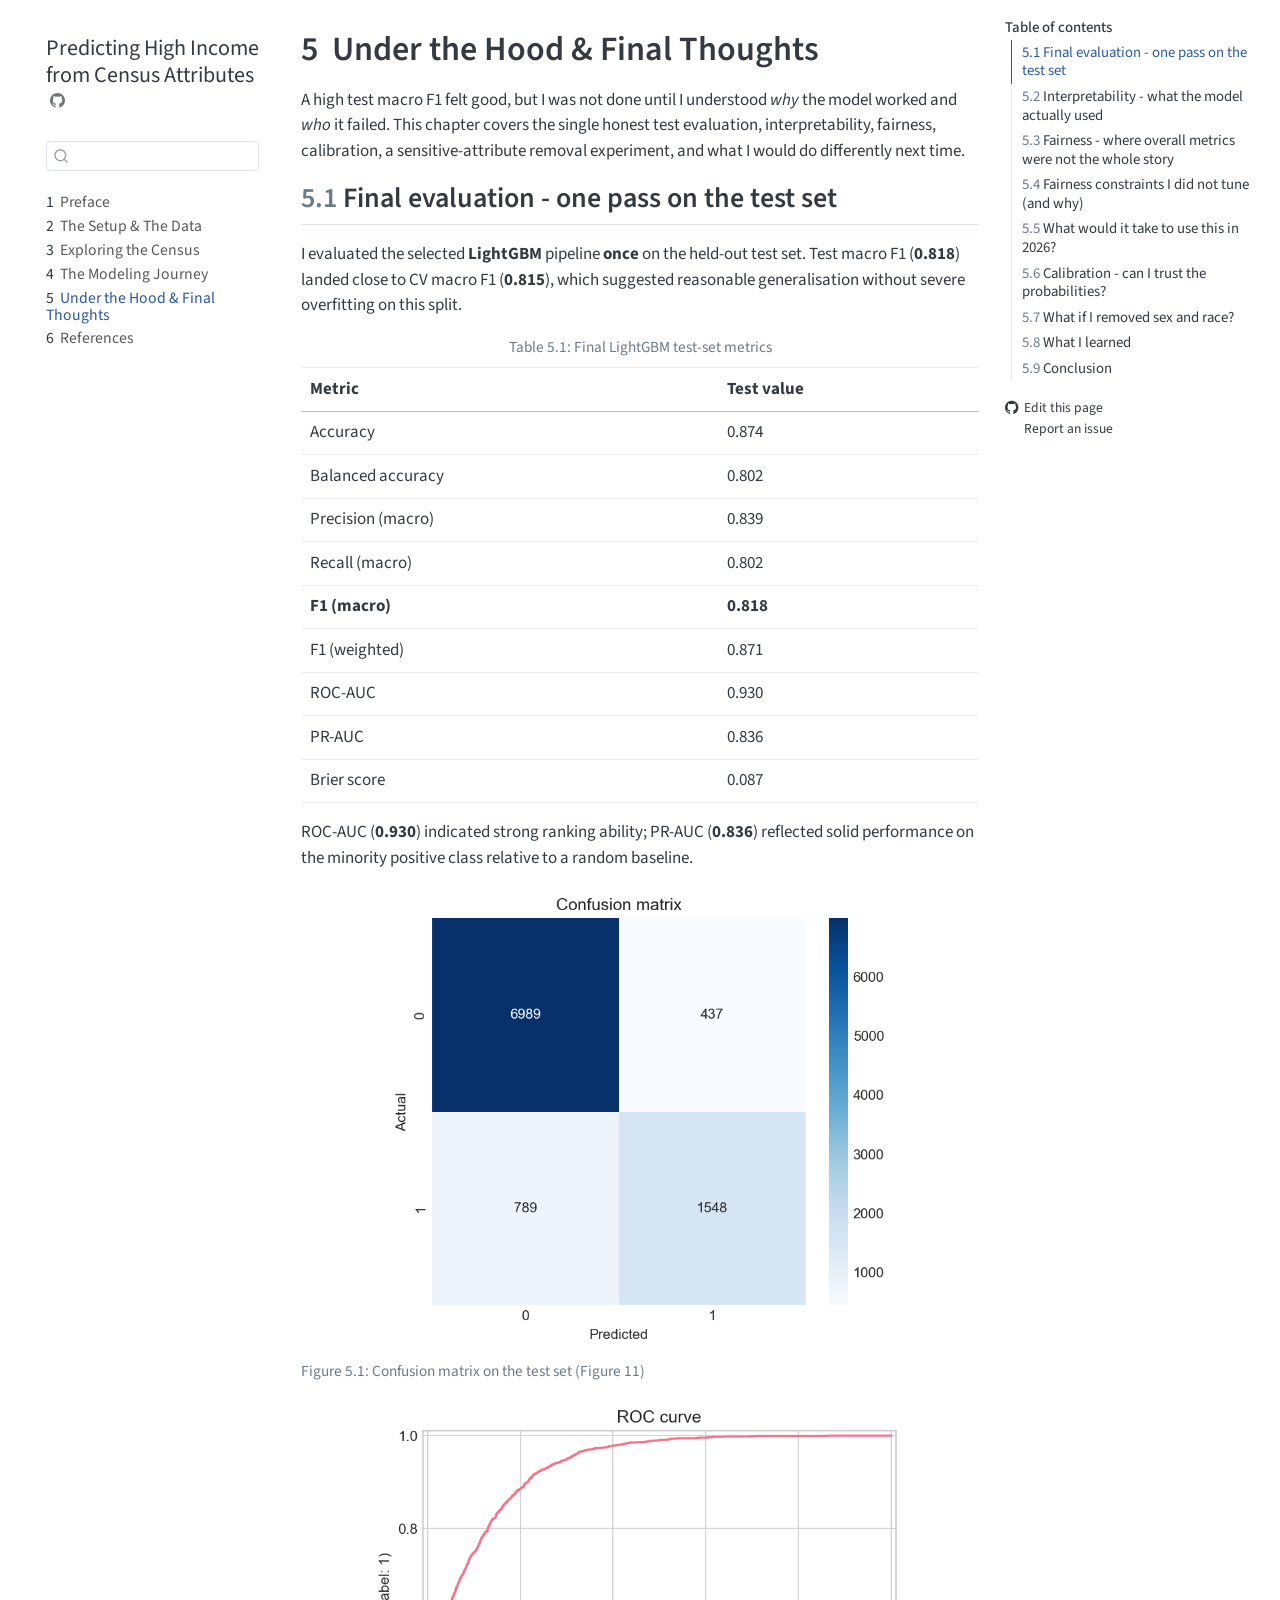
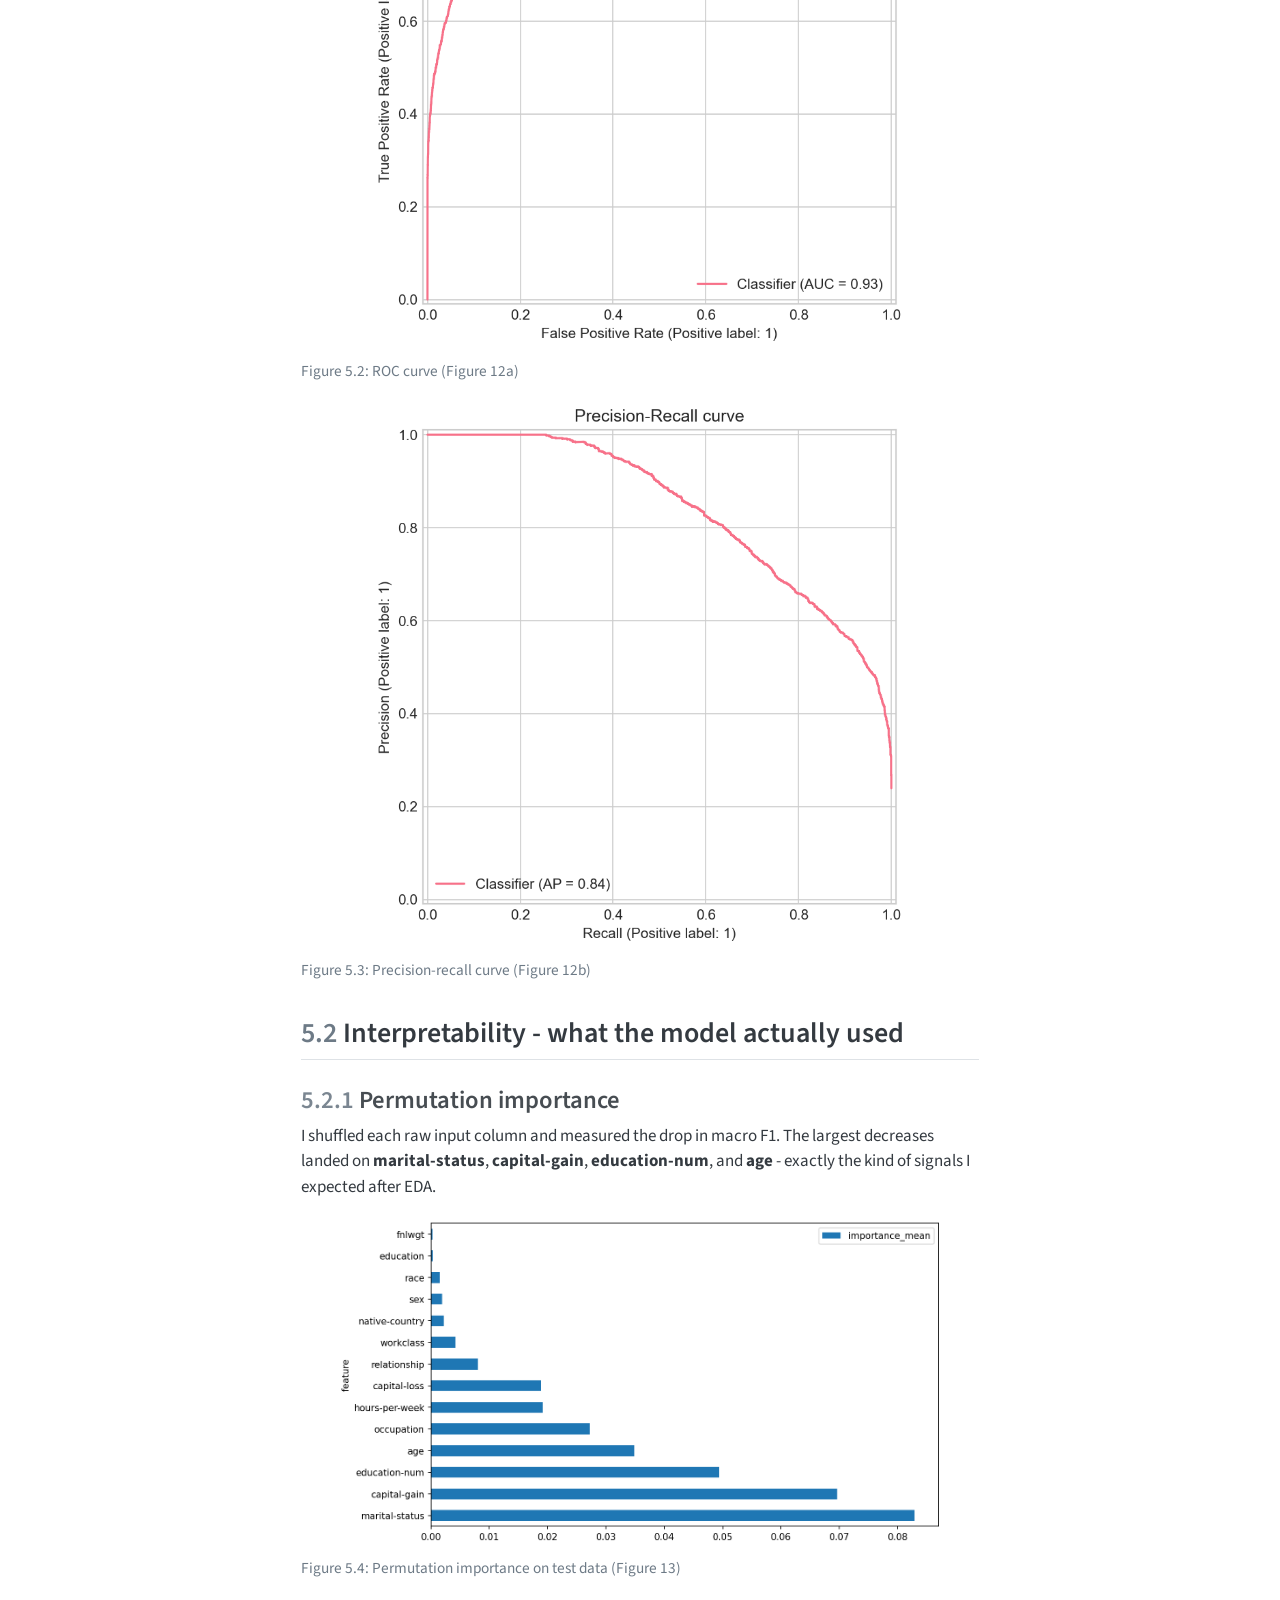
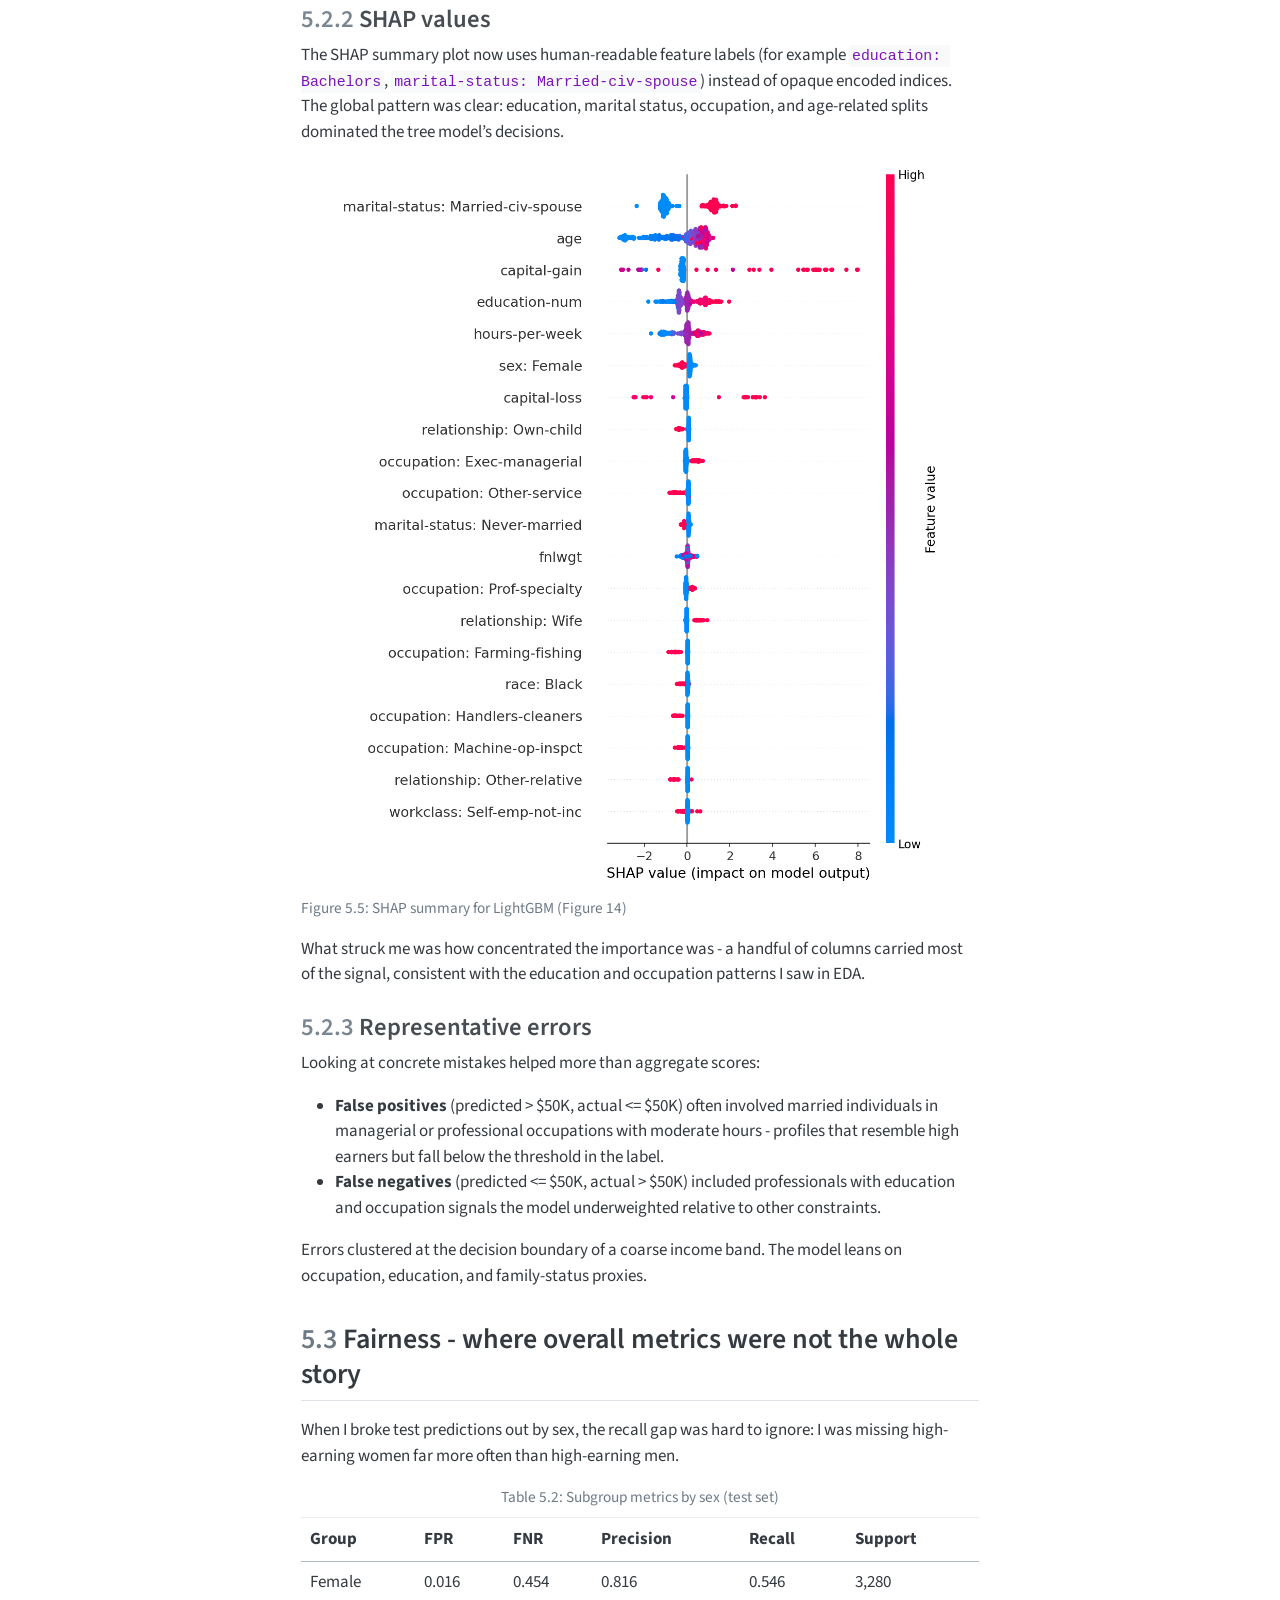
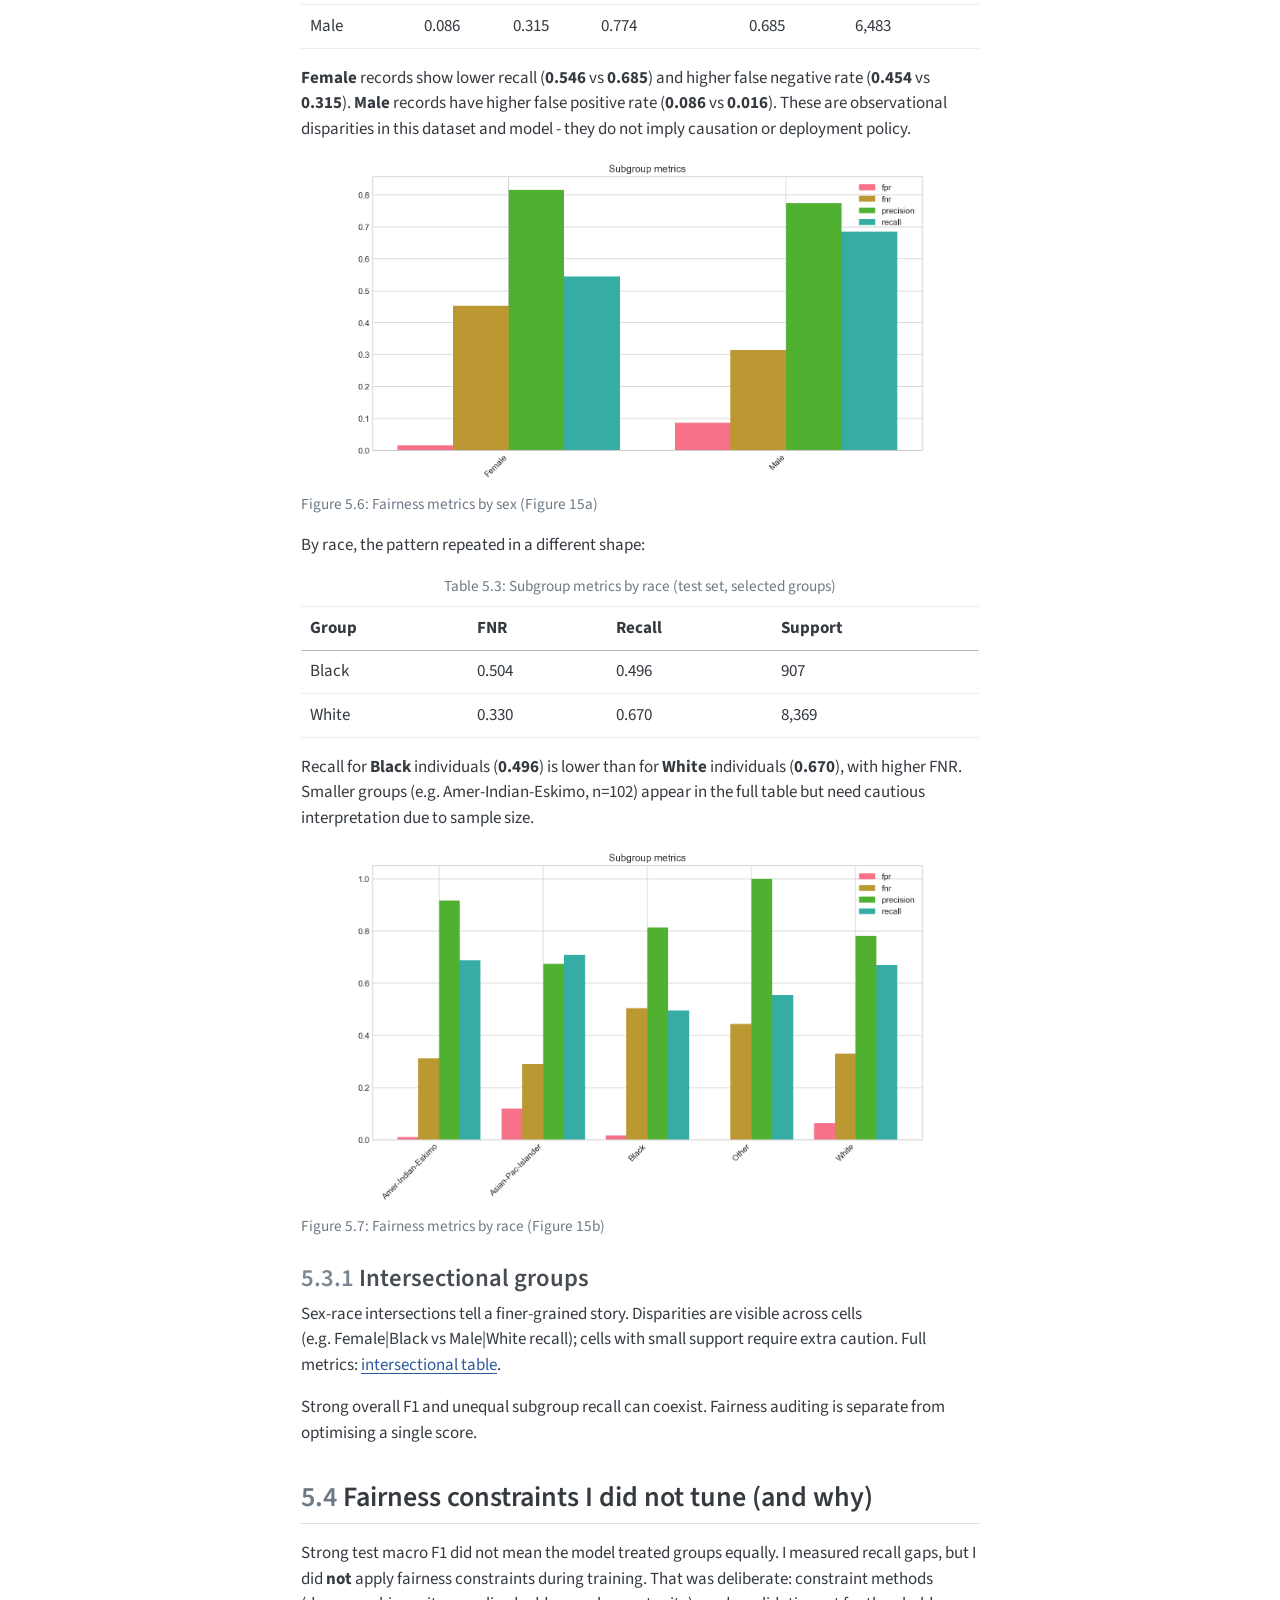
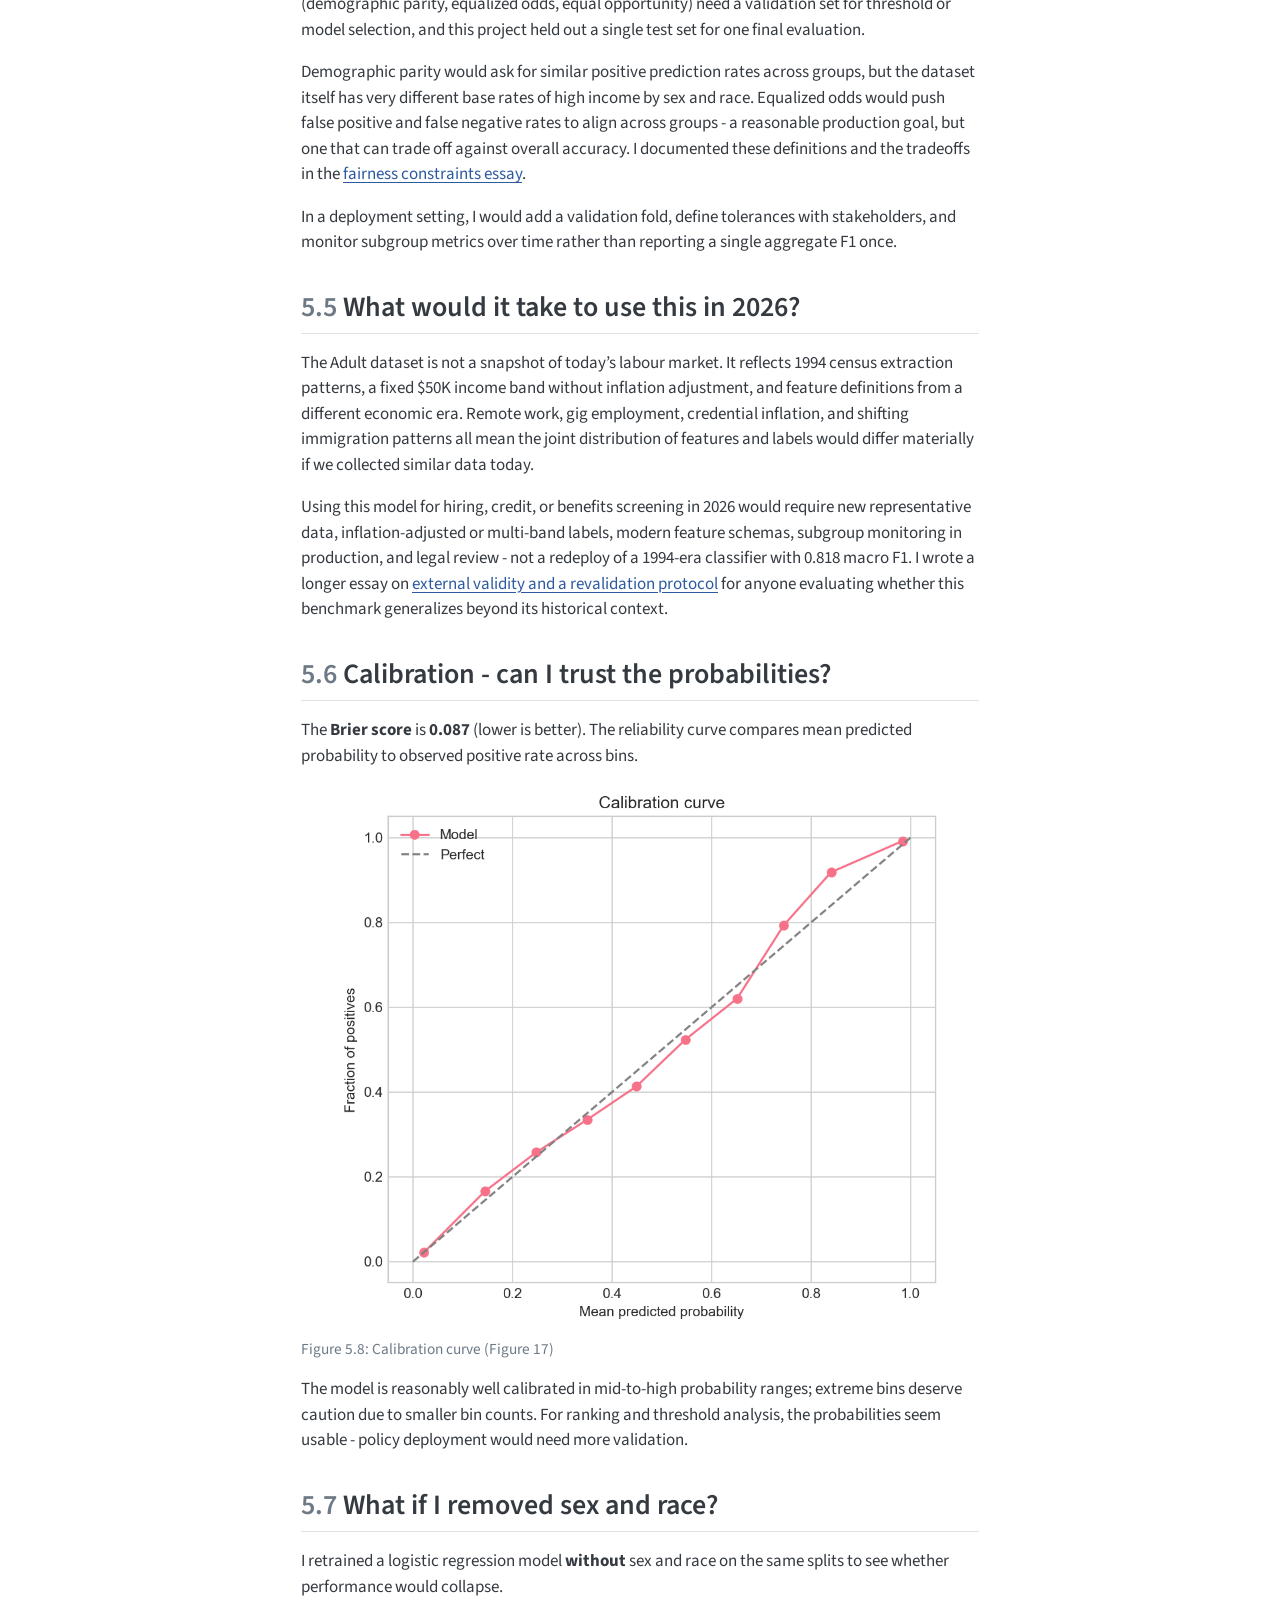
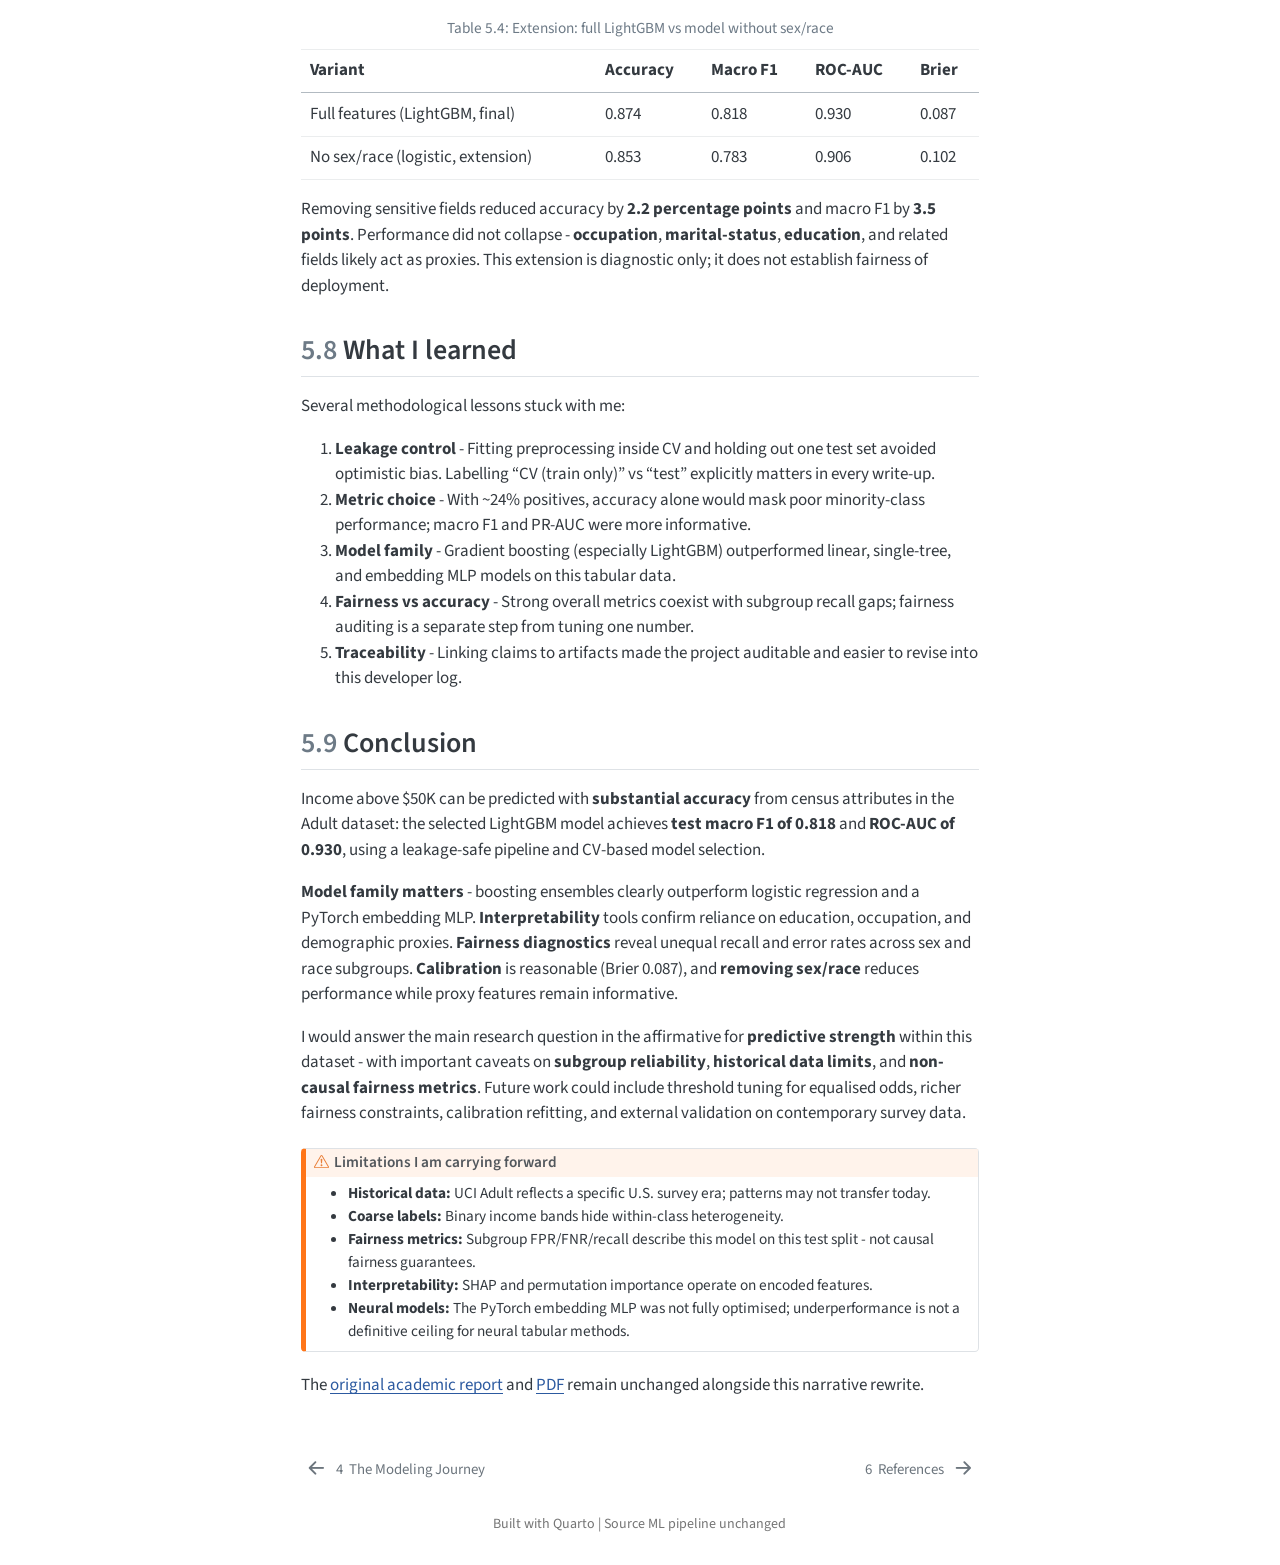
<file: chapter-04-under-the-hood.html>
<!DOCTYPE html>
<html xmlns="http://www.w3.org/1999/xhtml" lang="en" xml:lang="en"><head>

<meta charset="utf-8">
<meta name="generator" content="quarto-1.4.554">

<meta name="viewport" content="width=device-width, initial-scale=1.0, user-scalable=yes">


<title>Predicting High Income from Census Attributes - 5&nbsp; Under the Hood &amp; Final Thoughts</title>
<style>
code{white-space: pre-wrap;}
span.smallcaps{font-variant: small-caps;}
div.columns{display: flex; gap: min(4vw, 1.5em);}
div.column{flex: auto; overflow-x: auto;}
div.hanging-indent{margin-left: 1.5em; text-indent: -1.5em;}
ul.task-list{list-style: none;}
ul.task-list li input[type="checkbox"] {
  width: 0.8em;
  margin: 0 0.8em 0.2em -1em; /* quarto-specific, see https://github.com/quarto-dev/quarto-cli/issues/4556 */ 
  vertical-align: middle;
}
</style>


<script src="site_libs/quarto-nav/quarto-nav.js"></script>
<script src="site_libs/quarto-nav/headroom.min.js"></script>
<script src="site_libs/clipboard/clipboard.min.js"></script>
<script src="site_libs/quarto-search/autocomplete.umd.js"></script>
<script src="site_libs/quarto-search/fuse.min.js"></script>
<script src="site_libs/quarto-search/quarto-search.js"></script>
<meta name="quarto:offset" content="./">
<link href="./references.html" rel="next">
<link href="./chapter-03-modeling.html" rel="prev">
<script src="site_libs/quarto-html/quarto.js"></script>
<script src="site_libs/quarto-html/popper.min.js"></script>
<script src="site_libs/quarto-html/tippy.umd.min.js"></script>
<script src="site_libs/quarto-html/anchor.min.js"></script>
<link href="site_libs/quarto-html/tippy.css" rel="stylesheet">
<link href="site_libs/quarto-html/quarto-syntax-highlighting.css" rel="stylesheet" id="quarto-text-highlighting-styles">
<script src="site_libs/bootstrap/bootstrap.min.js"></script>
<link href="site_libs/bootstrap/bootstrap-icons.css" rel="stylesheet">
<link href="site_libs/bootstrap/bootstrap.min.css" rel="stylesheet" id="quarto-bootstrap" data-mode="light">
<script id="quarto-search-options" type="application/json">{
  "location": "sidebar",
  "copy-button": false,
  "collapse-after": 3,
  "panel-placement": "start",
  "type": "textbox",
  "limit": 50,
  "keyboard-shortcut": [
    "f",
    "/",
    "s"
  ],
  "show-item-context": false,
  "language": {
    "search-no-results-text": "No results",
    "search-matching-documents-text": "matching documents",
    "search-copy-link-title": "Copy link to search",
    "search-hide-matches-text": "Hide additional matches",
    "search-more-match-text": "more match in this document",
    "search-more-matches-text": "more matches in this document",
    "search-clear-button-title": "Clear",
    "search-text-placeholder": "",
    "search-detached-cancel-button-title": "Cancel",
    "search-submit-button-title": "Submit",
    "search-label": "Search"
  }
}</script>
<style>html{ scroll-behavior: smooth; }</style>


</head>

<body class="nav-sidebar floating">

<div id="quarto-search-results"></div>
  <header id="quarto-header" class="headroom fixed-top">
  <nav class="quarto-secondary-nav">
    <div class="container-fluid d-flex">
      <button type="button" class="quarto-btn-toggle btn" data-bs-toggle="collapse" data-bs-target=".quarto-sidebar-collapse-item" aria-controls="quarto-sidebar" aria-expanded="false" aria-label="Toggle sidebar navigation" onclick="if (window.quartoToggleHeadroom) { window.quartoToggleHeadroom(); }">
        <i class="bi bi-layout-text-sidebar-reverse"></i>
      </button>
        <nav class="quarto-page-breadcrumbs" aria-label="breadcrumb"><ol class="breadcrumb"><li class="breadcrumb-item"><a href="./chapter-04-under-the-hood.html"><span class="chapter-number">5</span>&nbsp; <span class="chapter-title">Under the Hood &amp; Final Thoughts</span></a></li></ol></nav>
        <a class="flex-grow-1" role="button" data-bs-toggle="collapse" data-bs-target=".quarto-sidebar-collapse-item" aria-controls="quarto-sidebar" aria-expanded="false" aria-label="Toggle sidebar navigation" onclick="if (window.quartoToggleHeadroom) { window.quartoToggleHeadroom(); }">      
        </a>
      <button type="button" class="btn quarto-search-button" aria-label="" onclick="window.quartoOpenSearch();">
        <i class="bi bi-search"></i>
      </button>
    </div>
  </nav>
</header>
<!-- content -->
<div id="quarto-content" class="quarto-container page-columns page-rows-contents page-layout-article">
<!-- sidebar -->
  <nav id="quarto-sidebar" class="sidebar collapse collapse-horizontal quarto-sidebar-collapse-item sidebar-navigation floating overflow-auto">
    <div class="pt-lg-2 mt-2 text-left sidebar-header">
    <div class="sidebar-title mb-0 py-0">
      <a href="./">Predicting High Income from Census Attributes</a> 
        <div class="sidebar-tools-main">
    <a href="https://github.com/jt-09/uci-adult-data-ml" title="Source Code" class="quarto-navigation-tool px-1" aria-label="Source Code"><i class="bi bi-github"></i></a>
</div>
    </div>
      </div>
        <div class="mt-2 flex-shrink-0 align-items-center">
        <div class="sidebar-search">
        <div id="quarto-search" class="" title="Search"></div>
        </div>
        </div>
    <div class="sidebar-menu-container"> 
    <ul class="list-unstyled mt-1">
        <li class="sidebar-item">
  <div class="sidebar-item-container"> 
  <a href="./index.html" class="sidebar-item-text sidebar-link">
 <span class="menu-text"><span class="chapter-number">1</span>&nbsp; <span class="chapter-title">Preface</span></span></a>
  </div>
</li>
        <li class="sidebar-item">
  <div class="sidebar-item-container"> 
  <a href="./chapter-01-setup.html" class="sidebar-item-text sidebar-link">
 <span class="menu-text"><span class="chapter-number">2</span>&nbsp; <span class="chapter-title">The Setup &amp; The Data</span></span></a>
  </div>
</li>
        <li class="sidebar-item">
  <div class="sidebar-item-container"> 
  <a href="./chapter-02-exploring.html" class="sidebar-item-text sidebar-link">
 <span class="menu-text"><span class="chapter-number">3</span>&nbsp; <span class="chapter-title">Exploring the Census</span></span></a>
  </div>
</li>
        <li class="sidebar-item">
  <div class="sidebar-item-container"> 
  <a href="./chapter-03-modeling.html" class="sidebar-item-text sidebar-link">
 <span class="menu-text"><span class="chapter-number">4</span>&nbsp; <span class="chapter-title">The Modeling Journey</span></span></a>
  </div>
</li>
        <li class="sidebar-item">
  <div class="sidebar-item-container"> 
  <a href="./chapter-04-under-the-hood.html" class="sidebar-item-text sidebar-link active">
 <span class="menu-text"><span class="chapter-number">5</span>&nbsp; <span class="chapter-title">Under the Hood &amp; Final Thoughts</span></span></a>
  </div>
</li>
        <li class="sidebar-item">
  <div class="sidebar-item-container"> 
  <a href="./references.html" class="sidebar-item-text sidebar-link">
 <span class="menu-text"><span class="chapter-number">6</span>&nbsp; <span class="chapter-title">References</span></span></a>
  </div>
</li>
    </ul>
    </div>
</nav>
<div id="quarto-sidebar-glass" class="quarto-sidebar-collapse-item" data-bs-toggle="collapse" data-bs-target=".quarto-sidebar-collapse-item"></div>
<!-- margin-sidebar -->
    <div id="quarto-margin-sidebar" class="sidebar margin-sidebar">
        <nav id="TOC" role="doc-toc" class="toc-active">
    <h2 id="toc-title">Table of contents</h2>
   
  <ul>
  <li><a href="#final-evaluation---one-pass-on-the-test-set" id="toc-final-evaluation---one-pass-on-the-test-set" class="nav-link active" data-scroll-target="#final-evaluation---one-pass-on-the-test-set"><span class="header-section-number">5.1</span> Final evaluation - one pass on the test set</a></li>
  <li><a href="#interpretability---what-the-model-actually-used" id="toc-interpretability---what-the-model-actually-used" class="nav-link" data-scroll-target="#interpretability---what-the-model-actually-used"><span class="header-section-number">5.2</span> Interpretability - what the model actually used</a>
  <ul class="collapse">
  <li><a href="#permutation-importance" id="toc-permutation-importance" class="nav-link" data-scroll-target="#permutation-importance"><span class="header-section-number">5.2.1</span> Permutation importance</a></li>
  <li><a href="#shap-values" id="toc-shap-values" class="nav-link" data-scroll-target="#shap-values"><span class="header-section-number">5.2.2</span> SHAP values</a></li>
  <li><a href="#representative-errors" id="toc-representative-errors" class="nav-link" data-scroll-target="#representative-errors"><span class="header-section-number">5.2.3</span> Representative errors</a></li>
  </ul></li>
  <li><a href="#fairness---where-overall-metrics-were-not-the-whole-story" id="toc-fairness---where-overall-metrics-were-not-the-whole-story" class="nav-link" data-scroll-target="#fairness---where-overall-metrics-were-not-the-whole-story"><span class="header-section-number">5.3</span> Fairness - where overall metrics were not the whole story</a>
  <ul class="collapse">
  <li><a href="#intersectional-groups" id="toc-intersectional-groups" class="nav-link" data-scroll-target="#intersectional-groups"><span class="header-section-number">5.3.1</span> Intersectional groups</a></li>
  </ul></li>
  <li><a href="#fairness-constraints-i-did-not-tune-and-why" id="toc-fairness-constraints-i-did-not-tune-and-why" class="nav-link" data-scroll-target="#fairness-constraints-i-did-not-tune-and-why"><span class="header-section-number">5.4</span> Fairness constraints I did not tune (and why)</a></li>
  <li><a href="#what-would-it-take-to-use-this-in-2026" id="toc-what-would-it-take-to-use-this-in-2026" class="nav-link" data-scroll-target="#what-would-it-take-to-use-this-in-2026"><span class="header-section-number">5.5</span> What would it take to use this in 2026?</a></li>
  <li><a href="#calibration---can-i-trust-the-probabilities" id="toc-calibration---can-i-trust-the-probabilities" class="nav-link" data-scroll-target="#calibration---can-i-trust-the-probabilities"><span class="header-section-number">5.6</span> Calibration - can I trust the probabilities?</a></li>
  <li><a href="#what-if-i-removed-sex-and-race" id="toc-what-if-i-removed-sex-and-race" class="nav-link" data-scroll-target="#what-if-i-removed-sex-and-race"><span class="header-section-number">5.7</span> What if I removed sex and race?</a></li>
  <li><a href="#what-i-learned" id="toc-what-i-learned" class="nav-link" data-scroll-target="#what-i-learned"><span class="header-section-number">5.8</span> What I learned</a></li>
  <li><a href="#conclusion" id="toc-conclusion" class="nav-link" data-scroll-target="#conclusion"><span class="header-section-number">5.9</span> Conclusion</a></li>
  </ul>
<div class="toc-actions"><ul><li><a href="https://github.com/jt-09/uci-adult-data-ml/edit/main/chapter-04-under-the-hood.qmd" class="toc-action"><i class="bi bi-github"></i>Edit this page</a></li><li><a href="https://github.com/jt-09/uci-adult-data-ml/issues/new" class="toc-action"><i class="bi empty"></i>Report an issue</a></li></ul></div></nav>
    </div>
<!-- main -->
<main class="content" id="quarto-document-content">

<header id="title-block-header" class="quarto-title-block default">
<div class="quarto-title">
<h1 class="title"><span class="chapter-number">5</span>&nbsp; <span class="chapter-title">Under the Hood &amp; Final Thoughts</span></h1>
</div>



<div class="quarto-title-meta">

    
  
    
  </div>
  


</header>


<p>A high test macro F1 felt good, but I was not done until I understood <em>why</em> the model worked and <em>who</em> it failed. This chapter covers the single honest test evaluation, interpretability, fairness, calibration, a sensitive-attribute removal experiment, and what I would do differently next time.</p>
<section id="final-evaluation---one-pass-on-the-test-set" class="level2" data-number="5.1">
<h2 data-number="5.1" class="anchored" data-anchor-id="final-evaluation---one-pass-on-the-test-set"><span class="header-section-number">5.1</span> Final evaluation - one pass on the test set</h2>
<p>I evaluated the selected <strong>LightGBM</strong> pipeline <strong>once</strong> on the held-out test set. Test macro F1 (<strong>0.818</strong>) landed close to CV macro F1 (<strong>0.815</strong>), which suggested reasonable generalisation without severe overfitting on this split.</p>
<div id="tbl-test-metrics" class="quarto-float anchored">
<figure class="quarto-float quarto-float-tbl figure">
<figcaption class="quarto-float-caption-top quarto-float-caption quarto-float-tbl" id="tbl-test-metrics-caption-0ceaefa1-69ba-4598-a22c-09a6ac19f8ca">
Table&nbsp;5.1: Final LightGBM test-set metrics
</figcaption>
<div aria-describedby="tbl-test-metrics-caption-0ceaefa1-69ba-4598-a22c-09a6ac19f8ca">
<table class="table">
<thead>
<tr class="header">
<th>Metric</th>
<th>Test value</th>
</tr>
</thead>
<tbody>
<tr class="odd">
<td>Accuracy</td>
<td>0.874</td>
</tr>
<tr class="even">
<td>Balanced accuracy</td>
<td>0.802</td>
</tr>
<tr class="odd">
<td>Precision (macro)</td>
<td>0.839</td>
</tr>
<tr class="even">
<td>Recall (macro)</td>
<td>0.802</td>
</tr>
<tr class="odd">
<td><strong>F1 (macro)</strong></td>
<td><strong>0.818</strong></td>
</tr>
<tr class="even">
<td>F1 (weighted)</td>
<td>0.871</td>
</tr>
<tr class="odd">
<td>ROC-AUC</td>
<td>0.930</td>
</tr>
<tr class="even">
<td>PR-AUC</td>
<td>0.836</td>
</tr>
<tr class="odd">
<td>Brier score</td>
<td>0.087</td>
</tr>
</tbody>
</table>
</div>
</figure>
</div>
<p>ROC-AUC (<strong>0.930</strong>) indicated strong ranking ability; PR-AUC (<strong>0.836</strong>) reflected solid performance on the minority positive class relative to a random baseline.</p>
<div id="fig-confusion" class="quarto-figure quarto-figure-center quarto-float anchored">
<figure class="quarto-float quarto-float-fig figure">
<div aria-describedby="fig-confusion-caption-0ceaefa1-69ba-4598-a22c-09a6ac19f8ca">
<img src="figures/fig_11_confusion_matrix.png" class="img-fluid figure-img" style="width:75.0%">
</div>
<figcaption class="quarto-float-caption-bottom quarto-float-caption quarto-float-fig" id="fig-confusion-caption-0ceaefa1-69ba-4598-a22c-09a6ac19f8ca">
Figure&nbsp;5.1: Confusion matrix on the test set (Figure 11)
</figcaption>
</figure>
</div>
<div id="fig-roc" class="quarto-figure quarto-figure-center quarto-float anchored">
<figure class="quarto-float quarto-float-fig figure">
<div aria-describedby="fig-roc-caption-0ceaefa1-69ba-4598-a22c-09a6ac19f8ca">
<img src="figures/fig_12_roc.png" class="img-fluid figure-img" style="width:80.0%">
</div>
<figcaption class="quarto-float-caption-bottom quarto-float-caption quarto-float-fig" id="fig-roc-caption-0ceaefa1-69ba-4598-a22c-09a6ac19f8ca">
Figure&nbsp;5.2: ROC curve (Figure 12a)
</figcaption>
</figure>
</div>
<div id="fig-pr" class="quarto-figure quarto-figure-center quarto-float anchored">
<figure class="quarto-float quarto-float-fig figure">
<div aria-describedby="fig-pr-caption-0ceaefa1-69ba-4598-a22c-09a6ac19f8ca">
<img src="figures/fig_12_pr.png" class="img-fluid figure-img" style="width:80.0%">
</div>
<figcaption class="quarto-float-caption-bottom quarto-float-caption quarto-float-fig" id="fig-pr-caption-0ceaefa1-69ba-4598-a22c-09a6ac19f8ca">
Figure&nbsp;5.3: Precision-recall curve (Figure 12b)
</figcaption>
</figure>
</div>
</section>
<section id="interpretability---what-the-model-actually-used" class="level2" data-number="5.2">
<h2 data-number="5.2" class="anchored" data-anchor-id="interpretability---what-the-model-actually-used"><span class="header-section-number">5.2</span> Interpretability - what the model actually used</h2>
<section id="permutation-importance" class="level3" data-number="5.2.1">
<h3 data-number="5.2.1" class="anchored" data-anchor-id="permutation-importance"><span class="header-section-number">5.2.1</span> Permutation importance</h3>
<p>I shuffled each raw input column and measured the drop in macro F1. The largest decreases landed on <strong>marital-status</strong>, <strong>capital-gain</strong>, <strong>education-num</strong>, and <strong>age</strong> - exactly the kind of signals I expected after EDA.</p>
<div id="fig-perm" class="quarto-figure quarto-figure-center quarto-float anchored">
<figure class="quarto-float quarto-float-fig figure">
<div aria-describedby="fig-perm-caption-0ceaefa1-69ba-4598-a22c-09a6ac19f8ca">
<img src="figures/fig_13_permutation_importance.png" class="img-fluid figure-img" style="width:90.0%">
</div>
<figcaption class="quarto-float-caption-bottom quarto-float-caption quarto-float-fig" id="fig-perm-caption-0ceaefa1-69ba-4598-a22c-09a6ac19f8ca">
Figure&nbsp;5.4: Permutation importance on test data (Figure 13)
</figcaption>
</figure>
</div>
</section>
<section id="shap-values" class="level3" data-number="5.2.2">
<h3 data-number="5.2.2" class="anchored" data-anchor-id="shap-values"><span class="header-section-number">5.2.2</span> SHAP values</h3>
<p>The SHAP summary plot now uses human-readable feature labels (for example <code>education: Bachelors</code>, <code>marital-status: Married-civ-spouse</code>) instead of opaque encoded indices. The global pattern was clear: education, marital status, occupation, and age-related splits dominated the tree model’s decisions.</p>
<div id="fig-shap" class="quarto-figure quarto-figure-center quarto-float anchored">
<figure class="quarto-float quarto-float-fig figure">
<div aria-describedby="fig-shap-caption-0ceaefa1-69ba-4598-a22c-09a6ac19f8ca">
<img src="figures/fig_14_shap_summary.png" class="img-fluid figure-img" style="width:90.0%">
</div>
<figcaption class="quarto-float-caption-bottom quarto-float-caption quarto-float-fig" id="fig-shap-caption-0ceaefa1-69ba-4598-a22c-09a6ac19f8ca">
Figure&nbsp;5.5: SHAP summary for LightGBM (Figure 14)
</figcaption>
</figure>
</div>
<p>What struck me was how concentrated the importance was - a handful of columns carried most of the signal, consistent with the education and occupation patterns I saw in EDA.</p>
</section>
<section id="representative-errors" class="level3" data-number="5.2.3">
<h3 data-number="5.2.3" class="anchored" data-anchor-id="representative-errors"><span class="header-section-number">5.2.3</span> Representative errors</h3>
<p>Looking at concrete mistakes helped more than aggregate scores:</p>
<ul>
<li><strong>False positives</strong> (predicted &gt; $50K, actual &lt;= $50K) often involved married individuals in managerial or professional occupations with moderate hours - profiles that resemble high earners but fall below the threshold in the label.</li>
<li><strong>False negatives</strong> (predicted &lt;= $50K, actual &gt; $50K) included professionals with education and occupation signals the model underweighted relative to other constraints.</li>
</ul>
<p>Errors clustered at the decision boundary of a coarse income band. The model leans on occupation, education, and family-status proxies.</p>
</section>
</section>
<section id="fairness---where-overall-metrics-were-not-the-whole-story" class="level2" data-number="5.3">
<h2 data-number="5.3" class="anchored" data-anchor-id="fairness---where-overall-metrics-were-not-the-whole-story"><span class="header-section-number">5.3</span> Fairness - where overall metrics were not the whole story</h2>
<p>When I broke test predictions out by sex, the recall gap was hard to ignore: I was missing high-earning women far more often than high-earning men.</p>
<div id="tbl-fairness-sex" class="quarto-float anchored">
<figure class="quarto-float quarto-float-tbl figure">
<figcaption class="quarto-float-caption-top quarto-float-caption quarto-float-tbl" id="tbl-fairness-sex-caption-0ceaefa1-69ba-4598-a22c-09a6ac19f8ca">
Table&nbsp;5.2: Subgroup metrics by sex (test set)
</figcaption>
<div aria-describedby="tbl-fairness-sex-caption-0ceaefa1-69ba-4598-a22c-09a6ac19f8ca">
<table class="table">
<thead>
<tr class="header">
<th>Group</th>
<th>FPR</th>
<th>FNR</th>
<th>Precision</th>
<th>Recall</th>
<th>Support</th>
</tr>
</thead>
<tbody>
<tr class="odd">
<td>Female</td>
<td>0.016</td>
<td>0.454</td>
<td>0.816</td>
<td>0.546</td>
<td>3,280</td>
</tr>
<tr class="even">
<td>Male</td>
<td>0.086</td>
<td>0.315</td>
<td>0.774</td>
<td>0.685</td>
<td>6,483</td>
</tr>
</tbody>
</table>
</div>
</figure>
</div>
<p><strong>Female</strong> records show lower recall (<strong>0.546</strong> vs <strong>0.685</strong>) and higher false negative rate (<strong>0.454</strong> vs <strong>0.315</strong>). <strong>Male</strong> records have higher false positive rate (<strong>0.086</strong> vs <strong>0.016</strong>). These are observational disparities in this dataset and model - they do not imply causation or deployment policy.</p>
<div id="fig-fairness-sex" class="quarto-figure quarto-figure-center quarto-float anchored">
<figure class="quarto-float quarto-float-fig figure">
<div aria-describedby="fig-fairness-sex-caption-0ceaefa1-69ba-4598-a22c-09a6ac19f8ca">
<img src="figures/fig_15_fairness_sex.png" class="img-fluid figure-img" style="width:85.0%">
</div>
<figcaption class="quarto-float-caption-bottom quarto-float-caption quarto-float-fig" id="fig-fairness-sex-caption-0ceaefa1-69ba-4598-a22c-09a6ac19f8ca">
Figure&nbsp;5.6: Fairness metrics by sex (Figure 15a)
</figcaption>
</figure>
</div>
<p>By race, the pattern repeated in a different shape:</p>
<div id="tbl-fairness-race" class="quarto-float anchored">
<figure class="quarto-float quarto-float-tbl figure">
<figcaption class="quarto-float-caption-top quarto-float-caption quarto-float-tbl" id="tbl-fairness-race-caption-0ceaefa1-69ba-4598-a22c-09a6ac19f8ca">
Table&nbsp;5.3: Subgroup metrics by race (test set, selected groups)
</figcaption>
<div aria-describedby="tbl-fairness-race-caption-0ceaefa1-69ba-4598-a22c-09a6ac19f8ca">
<table class="table">
<thead>
<tr class="header">
<th>Group</th>
<th>FNR</th>
<th>Recall</th>
<th>Support</th>
</tr>
</thead>
<tbody>
<tr class="odd">
<td>Black</td>
<td>0.504</td>
<td>0.496</td>
<td>907</td>
</tr>
<tr class="even">
<td>White</td>
<td>0.330</td>
<td>0.670</td>
<td>8,369</td>
</tr>
</tbody>
</table>
</div>
</figure>
</div>
<p>Recall for <strong>Black</strong> individuals (<strong>0.496</strong>) is lower than for <strong>White</strong> individuals (<strong>0.670</strong>), with higher FNR. Smaller groups (e.g.&nbsp;Amer-Indian-Eskimo, n=102) appear in the full table but need cautious interpretation due to sample size.</p>
<div id="fig-fairness-race" class="quarto-figure quarto-figure-center quarto-float anchored">
<figure class="quarto-float quarto-float-fig figure">
<div aria-describedby="fig-fairness-race-caption-0ceaefa1-69ba-4598-a22c-09a6ac19f8ca">
<img src="figures/fig_15_fairness_race.png" class="img-fluid figure-img" style="width:85.0%">
</div>
<figcaption class="quarto-float-caption-bottom quarto-float-caption quarto-float-fig" id="fig-fairness-race-caption-0ceaefa1-69ba-4598-a22c-09a6ac19f8ca">
Figure&nbsp;5.7: Fairness metrics by race (Figure 15b)
</figcaption>
</figure>
</div>
<section id="intersectional-groups" class="level3" data-number="5.3.1">
<h3 data-number="5.3.1" class="anchored" data-anchor-id="intersectional-groups"><span class="header-section-number">5.3.1</span> Intersectional groups</h3>
<p>Sex-race intersections tell a finer-grained story. Disparities are visible across cells (e.g.&nbsp;Female|Black vs Male|White recall); cells with small support require extra caution. Full metrics: <a href="https://github.com/jt-09/uci-adult-data-ml/blob/main/reports/tables/table_fairness_intersectional.csv">intersectional table</a>.</p>
<p>Strong overall F1 and unequal subgroup recall can coexist. Fairness auditing is separate from optimising a single score.</p>
</section>
</section>
<section id="fairness-constraints-i-did-not-tune-and-why" class="level2" data-number="5.4">
<h2 data-number="5.4" class="anchored" data-anchor-id="fairness-constraints-i-did-not-tune-and-why"><span class="header-section-number">5.4</span> Fairness constraints I did not tune (and why)</h2>
<p>Strong test macro F1 did not mean the model treated groups equally. I measured recall gaps, but I did <strong>not</strong> apply fairness constraints during training. That was deliberate: constraint methods (demographic parity, equalized odds, equal opportunity) need a validation set for threshold or model selection, and this project held out a single test set for one final evaluation.</p>
<p>Demographic parity would ask for similar positive prediction rates across groups, but the dataset itself has very different base rates of high income by sex and race. Equalized odds would push false positive and false negative rates to align across groups - a reasonable production goal, but one that can trade off against overall accuracy. I documented these definitions and the tradeoffs in the <a href="https://github.com/jt-09/uci-adult-data-ml/blob/main/docs/fairness_constraints_explained.md">fairness constraints essay</a>.</p>
<p>In a deployment setting, I would add a validation fold, define tolerances with stakeholders, and monitor subgroup metrics over time rather than reporting a single aggregate F1 once.</p>
</section>
<section id="what-would-it-take-to-use-this-in-2026" class="level2" data-number="5.5">
<h2 data-number="5.5" class="anchored" data-anchor-id="what-would-it-take-to-use-this-in-2026"><span class="header-section-number">5.5</span> What would it take to use this in 2026?</h2>
<p>The Adult dataset is not a snapshot of today’s labour market. It reflects 1994 census extraction patterns, a fixed $50K income band without inflation adjustment, and feature definitions from a different economic era. Remote work, gig employment, credential inflation, and shifting immigration patterns all mean the joint distribution of features and labels would differ materially if we collected similar data today.</p>
<p>Using this model for hiring, credit, or benefits screening in 2026 would require new representative data, inflation-adjusted or multi-band labels, modern feature schemas, subgroup monitoring in production, and legal review - not a redeploy of a 1994-era classifier with 0.818 macro F1. I wrote a longer essay on <a href="https://github.com/jt-09/uci-adult-data-ml/blob/main/docs/external_validity_2026.md">external validity and a revalidation protocol</a> for anyone evaluating whether this benchmark generalizes beyond its historical context.</p>
</section>
<section id="calibration---can-i-trust-the-probabilities" class="level2" data-number="5.6">
<h2 data-number="5.6" class="anchored" data-anchor-id="calibration---can-i-trust-the-probabilities"><span class="header-section-number">5.6</span> Calibration - can I trust the probabilities?</h2>
<p>The <strong>Brier score</strong> is <strong>0.087</strong> (lower is better). The reliability curve compares mean predicted probability to observed positive rate across bins.</p>
<div id="fig-calibration" class="quarto-figure quarto-figure-center quarto-float anchored">
<figure class="quarto-float quarto-float-fig figure">
<div aria-describedby="fig-calibration-caption-0ceaefa1-69ba-4598-a22c-09a6ac19f8ca">
<img src="figures/fig_17_calibration.png" class="img-fluid figure-img" style="width:90.0%">
</div>
<figcaption class="quarto-float-caption-bottom quarto-float-caption quarto-float-fig" id="fig-calibration-caption-0ceaefa1-69ba-4598-a22c-09a6ac19f8ca">
Figure&nbsp;5.8: Calibration curve (Figure 17)
</figcaption>
</figure>
</div>
<p>The model is reasonably well calibrated in mid-to-high probability ranges; extreme bins deserve caution due to smaller bin counts. For ranking and threshold analysis, the probabilities seem usable - policy deployment would need more validation.</p>
</section>
<section id="what-if-i-removed-sex-and-race" class="level2" data-number="5.7">
<h2 data-number="5.7" class="anchored" data-anchor-id="what-if-i-removed-sex-and-race"><span class="header-section-number">5.7</span> What if I removed sex and race?</h2>
<p>I retrained a logistic regression model <strong>without</strong> sex and race on the same splits to see whether performance would collapse.</p>
<div id="tbl-extension" class="quarto-float anchored">
<figure class="quarto-float quarto-float-tbl figure">
<figcaption class="quarto-float-caption-top quarto-float-caption quarto-float-tbl" id="tbl-extension-caption-0ceaefa1-69ba-4598-a22c-09a6ac19f8ca">
Table&nbsp;5.4: Extension: full LightGBM vs model without sex/race
</figcaption>
<div aria-describedby="tbl-extension-caption-0ceaefa1-69ba-4598-a22c-09a6ac19f8ca">
<table class="table">
<thead>
<tr class="header">
<th>Variant</th>
<th>Accuracy</th>
<th>Macro F1</th>
<th>ROC-AUC</th>
<th>Brier</th>
</tr>
</thead>
<tbody>
<tr class="odd">
<td>Full features (LightGBM, final)</td>
<td>0.874</td>
<td>0.818</td>
<td>0.930</td>
<td>0.087</td>
</tr>
<tr class="even">
<td>No sex/race (logistic, extension)</td>
<td>0.853</td>
<td>0.783</td>
<td>0.906</td>
<td>0.102</td>
</tr>
</tbody>
</table>
</div>
</figure>
</div>
<p>Removing sensitive fields reduced accuracy by <strong>2.2 percentage points</strong> and macro F1 by <strong>3.5 points</strong>. Performance did not collapse - <strong>occupation</strong>, <strong>marital-status</strong>, <strong>education</strong>, and related fields likely act as proxies. This extension is diagnostic only; it does not establish fairness of deployment.</p>
</section>
<section id="what-i-learned" class="level2" data-number="5.8">
<h2 data-number="5.8" class="anchored" data-anchor-id="what-i-learned"><span class="header-section-number">5.8</span> What I learned</h2>
<p>Several methodological lessons stuck with me:</p>
<ol type="1">
<li><strong>Leakage control</strong> - Fitting preprocessing inside CV and holding out one test set avoided optimistic bias. Labelling “CV (train only)” vs “test” explicitly matters in every write-up.</li>
<li><strong>Metric choice</strong> - With ~24% positives, accuracy alone would mask poor minority-class performance; macro F1 and PR-AUC were more informative.</li>
<li><strong>Model family</strong> - Gradient boosting (especially LightGBM) outperformed linear, single-tree, and embedding MLP models on this tabular data.</li>
<li><strong>Fairness vs accuracy</strong> - Strong overall metrics coexist with subgroup recall gaps; fairness auditing is a separate step from tuning one number.</li>
<li><strong>Traceability</strong> - Linking claims to artifacts made the project auditable and easier to revise into this developer log.</li>
</ol>
</section>
<section id="conclusion" class="level2" data-number="5.9">
<h2 data-number="5.9" class="anchored" data-anchor-id="conclusion"><span class="header-section-number">5.9</span> Conclusion</h2>
<p>Income above $50K can be predicted with <strong>substantial accuracy</strong> from census attributes in the Adult dataset: the selected LightGBM model achieves <strong>test macro F1 of 0.818</strong> and <strong>ROC-AUC of 0.930</strong>, using a leakage-safe pipeline and CV-based model selection.</p>
<p><strong>Model family matters</strong> - boosting ensembles clearly outperform logistic regression and a PyTorch embedding MLP. <strong>Interpretability</strong> tools confirm reliance on education, occupation, and demographic proxies. <strong>Fairness diagnostics</strong> reveal unequal recall and error rates across sex and race subgroups. <strong>Calibration</strong> is reasonable (Brier 0.087), and <strong>removing sex/race</strong> reduces performance while proxy features remain informative.</p>
<p>I would answer the main research question in the affirmative for <strong>predictive strength</strong> within this dataset - with important caveats on <strong>subgroup reliability</strong>, <strong>historical data limits</strong>, and <strong>non-causal fairness metrics</strong>. Future work could include threshold tuning for equalised odds, richer fairness constraints, calibration refitting, and external validation on contemporary survey data.</p>
<div class="callout callout-style-default callout-warning callout-titled">
<div class="callout-header d-flex align-content-center">
<div class="callout-icon-container">
<i class="callout-icon"></i>
</div>
<div class="callout-title-container flex-fill">
Limitations I am carrying forward
</div>
</div>
<div class="callout-body-container callout-body">
<ul>
<li><strong>Historical data:</strong> UCI Adult reflects a specific U.S. survey era; patterns may not transfer today.</li>
<li><strong>Coarse labels:</strong> Binary income bands hide within-class heterogeneity.</li>
<li><strong>Fairness metrics:</strong> Subgroup FPR/FNR/recall describe this model on this test split - not causal fairness guarantees.</li>
<li><strong>Interpretability:</strong> SHAP and permutation importance operate on encoded features.</li>
<li><strong>Neural models:</strong> The PyTorch embedding MLP was not fully optimised; underperformance is not a definitive ceiling for neural tabular methods.</li>
</ul>
</div>
</div>
<p>The <a href="https://github.com/jt-09/uci-adult-data-ml/blob/main/reports/report.md">original academic report</a> and <a href="assets/main.pdf">PDF</a> remain unchanged alongside this narrative rewrite.</p>


</section>

</main> <!-- /main -->
<script id="quarto-html-after-body" type="application/javascript">
window.document.addEventListener("DOMContentLoaded", function (event) {
  const toggleBodyColorMode = (bsSheetEl) => {
    const mode = bsSheetEl.getAttribute("data-mode");
    const bodyEl = window.document.querySelector("body");
    if (mode === "dark") {
      bodyEl.classList.add("quarto-dark");
      bodyEl.classList.remove("quarto-light");
    } else {
      bodyEl.classList.add("quarto-light");
      bodyEl.classList.remove("quarto-dark");
    }
  }
  const toggleBodyColorPrimary = () => {
    const bsSheetEl = window.document.querySelector("link#quarto-bootstrap");
    if (bsSheetEl) {
      toggleBodyColorMode(bsSheetEl);
    }
  }
  toggleBodyColorPrimary();  
  const icon = "";
  const anchorJS = new window.AnchorJS();
  anchorJS.options = {
    placement: 'right',
    icon: icon
  };
  anchorJS.add('.anchored');
  const isCodeAnnotation = (el) => {
    for (const clz of el.classList) {
      if (clz.startsWith('code-annotation-')) {                     
        return true;
      }
    }
    return false;
  }
  const clipboard = new window.ClipboardJS('.code-copy-button', {
    text: function(trigger) {
      const codeEl = trigger.previousElementSibling.cloneNode(true);
      for (const childEl of codeEl.children) {
        if (isCodeAnnotation(childEl)) {
          childEl.remove();
        }
      }
      return codeEl.innerText;
    }
  });
  clipboard.on('success', function(e) {
    // button target
    const button = e.trigger;
    // don't keep focus
    button.blur();
    // flash "checked"
    button.classList.add('code-copy-button-checked');
    var currentTitle = button.getAttribute("title");
    button.setAttribute("title", "Copied!");
    let tooltip;
    if (window.bootstrap) {
      button.setAttribute("data-bs-toggle", "tooltip");
      button.setAttribute("data-bs-placement", "left");
      button.setAttribute("data-bs-title", "Copied!");
      tooltip = new bootstrap.Tooltip(button, 
        { trigger: "manual", 
          customClass: "code-copy-button-tooltip",
          offset: [0, -8]});
      tooltip.show();    
    }
    setTimeout(function() {
      if (tooltip) {
        tooltip.hide();
        button.removeAttribute("data-bs-title");
        button.removeAttribute("data-bs-toggle");
        button.removeAttribute("data-bs-placement");
      }
      button.setAttribute("title", currentTitle);
      button.classList.remove('code-copy-button-checked');
    }, 1000);
    // clear code selection
    e.clearSelection();
  });
    var localhostRegex = new RegExp(/^(?:http|https):\/\/localhost\:?[0-9]*\//);
    var mailtoRegex = new RegExp(/^mailto:/);
      var filterRegex = new RegExp('/' + window.location.host + '/');
    var isInternal = (href) => {
        return filterRegex.test(href) || localhostRegex.test(href) || mailtoRegex.test(href);
    }
    // Inspect non-navigation links and adorn them if external
 	var links = window.document.querySelectorAll('a[href]:not(.nav-link):not(.navbar-brand):not(.toc-action):not(.sidebar-link):not(.sidebar-item-toggle):not(.pagination-link):not(.no-external):not([aria-hidden]):not(.dropdown-item):not(.quarto-navigation-tool)');
    for (var i=0; i<links.length; i++) {
      const link = links[i];
      if (!isInternal(link.href)) {
        // undo the damage that might have been done by quarto-nav.js in the case of
        // links that we want to consider external
        if (link.dataset.originalHref !== undefined) {
          link.href = link.dataset.originalHref;
        }
          // target, if specified
          link.setAttribute("target", "_blank");
          if (link.getAttribute("rel") === null) {
            link.setAttribute("rel", "noopener");
          }
      }
    }
  function tippyHover(el, contentFn, onTriggerFn, onUntriggerFn) {
    const config = {
      allowHTML: true,
      maxWidth: 500,
      delay: 100,
      arrow: false,
      appendTo: function(el) {
          return el.parentElement;
      },
      interactive: true,
      interactiveBorder: 10,
      theme: 'quarto',
      placement: 'bottom-start',
    };
    if (contentFn) {
      config.content = contentFn;
    }
    if (onTriggerFn) {
      config.onTrigger = onTriggerFn;
    }
    if (onUntriggerFn) {
      config.onUntrigger = onUntriggerFn;
    }
    window.tippy(el, config); 
  }
  const noterefs = window.document.querySelectorAll('a[role="doc-noteref"]');
  for (var i=0; i<noterefs.length; i++) {
    const ref = noterefs[i];
    tippyHover(ref, function() {
      // use id or data attribute instead here
      let href = ref.getAttribute('data-footnote-href') || ref.getAttribute('href');
      try { href = new URL(href).hash; } catch {}
      const id = href.replace(/^#\/?/, "");
      const note = window.document.getElementById(id);
      if (note) {
        return note.innerHTML;
      } else {
        return "";
      }
    });
  }
  const xrefs = window.document.querySelectorAll('a.quarto-xref');
  const processXRef = (id, note) => {
    // Strip column container classes
    const stripColumnClz = (el) => {
      el.classList.remove("page-full", "page-columns");
      if (el.children) {
        for (const child of el.children) {
          stripColumnClz(child);
        }
      }
    }
    stripColumnClz(note)
    if (id === null || id.startsWith('sec-')) {
      // Special case sections, only their first couple elements
      const container = document.createElement("div");
      if (note.children && note.children.length > 2) {
        container.appendChild(note.children[0].cloneNode(true));
        for (let i = 1; i < note.children.length; i++) {
          const child = note.children[i];
          if (child.tagName === "P" && child.innerText === "") {
            continue;
          } else {
            container.appendChild(child.cloneNode(true));
            break;
          }
        }
        if (window.Quarto?.typesetMath) {
          window.Quarto.typesetMath(container);
        }
        return container.innerHTML
      } else {
        if (window.Quarto?.typesetMath) {
          window.Quarto.typesetMath(note);
        }
        return note.innerHTML;
      }
    } else {
      // Remove any anchor links if they are present
      const anchorLink = note.querySelector('a.anchorjs-link');
      if (anchorLink) {
        anchorLink.remove();
      }
      if (window.Quarto?.typesetMath) {
        window.Quarto.typesetMath(note);
      }
      // TODO in 1.5, we should make sure this works without a callout special case
      if (note.classList.contains("callout")) {
        return note.outerHTML;
      } else {
        return note.innerHTML;
      }
    }
  }
  for (var i=0; i<xrefs.length; i++) {
    const xref = xrefs[i];
    tippyHover(xref, undefined, function(instance) {
      instance.disable();
      let url = xref.getAttribute('href');
      let hash = undefined; 
      if (url.startsWith('#')) {
        hash = url;
      } else {
        try { hash = new URL(url).hash; } catch {}
      }
      if (hash) {
        const id = hash.replace(/^#\/?/, "");
        const note = window.document.getElementById(id);
        if (note !== null) {
          try {
            const html = processXRef(id, note.cloneNode(true));
            instance.setContent(html);
          } finally {
            instance.enable();
            instance.show();
          }
        } else {
          // See if we can fetch this
          fetch(url.split('#')[0])
          .then(res => res.text())
          .then(html => {
            const parser = new DOMParser();
            const htmlDoc = parser.parseFromString(html, "text/html");
            const note = htmlDoc.getElementById(id);
            if (note !== null) {
              const html = processXRef(id, note);
              instance.setContent(html);
            } 
          }).finally(() => {
            instance.enable();
            instance.show();
          });
        }
      } else {
        // See if we can fetch a full url (with no hash to target)
        // This is a special case and we should probably do some content thinning / targeting
        fetch(url)
        .then(res => res.text())
        .then(html => {
          const parser = new DOMParser();
          const htmlDoc = parser.parseFromString(html, "text/html");
          const note = htmlDoc.querySelector('main.content');
          if (note !== null) {
            // This should only happen for chapter cross references
            // (since there is no id in the URL)
            // remove the first header
            if (note.children.length > 0 && note.children[0].tagName === "HEADER") {
              note.children[0].remove();
            }
            const html = processXRef(null, note);
            instance.setContent(html);
          } 
        }).finally(() => {
          instance.enable();
          instance.show();
        });
      }
    }, function(instance) {
    });
  }
      let selectedAnnoteEl;
      const selectorForAnnotation = ( cell, annotation) => {
        let cellAttr = 'data-code-cell="' + cell + '"';
        let lineAttr = 'data-code-annotation="' +  annotation + '"';
        const selector = 'span[' + cellAttr + '][' + lineAttr + ']';
        return selector;
      }
      const selectCodeLines = (annoteEl) => {
        const doc = window.document;
        const targetCell = annoteEl.getAttribute("data-target-cell");
        const targetAnnotation = annoteEl.getAttribute("data-target-annotation");
        const annoteSpan = window.document.querySelector(selectorForAnnotation(targetCell, targetAnnotation));
        const lines = annoteSpan.getAttribute("data-code-lines").split(",");
        const lineIds = lines.map((line) => {
          return targetCell + "-" + line;
        })
        let top = null;
        let height = null;
        let parent = null;
        if (lineIds.length > 0) {
            //compute the position of the single el (top and bottom and make a div)
            const el = window.document.getElementById(lineIds[0]);
            top = el.offsetTop;
            height = el.offsetHeight;
            parent = el.parentElement.parentElement;
          if (lineIds.length > 1) {
            const lastEl = window.document.getElementById(lineIds[lineIds.length - 1]);
            const bottom = lastEl.offsetTop + lastEl.offsetHeight;
            height = bottom - top;
          }
          if (top !== null && height !== null && parent !== null) {
            // cook up a div (if necessary) and position it 
            let div = window.document.getElementById("code-annotation-line-highlight");
            if (div === null) {
              div = window.document.createElement("div");
              div.setAttribute("id", "code-annotation-line-highlight");
              div.style.position = 'absolute';
              parent.appendChild(div);
            }
            div.style.top = top - 2 + "px";
            div.style.height = height + 4 + "px";
            div.style.left = 0;
            let gutterDiv = window.document.getElementById("code-annotation-line-highlight-gutter");
            if (gutterDiv === null) {
              gutterDiv = window.document.createElement("div");
              gutterDiv.setAttribute("id", "code-annotation-line-highlight-gutter");
              gutterDiv.style.position = 'absolute';
              const codeCell = window.document.getElementById(targetCell);
              const gutter = codeCell.querySelector('.code-annotation-gutter');
              gutter.appendChild(gutterDiv);
            }
            gutterDiv.style.top = top - 2 + "px";
            gutterDiv.style.height = height + 4 + "px";
          }
          selectedAnnoteEl = annoteEl;
        }
      };
      const unselectCodeLines = () => {
        const elementsIds = ["code-annotation-line-highlight", "code-annotation-line-highlight-gutter"];
        elementsIds.forEach((elId) => {
          const div = window.document.getElementById(elId);
          if (div) {
            div.remove();
          }
        });
        selectedAnnoteEl = undefined;
      };
        // Handle positioning of the toggle
    window.addEventListener(
      "resize",
      throttle(() => {
        elRect = undefined;
        if (selectedAnnoteEl) {
          selectCodeLines(selectedAnnoteEl);
        }
      }, 10)
    );
    function throttle(fn, ms) {
    let throttle = false;
    let timer;
      return (...args) => {
        if(!throttle) { // first call gets through
            fn.apply(this, args);
            throttle = true;
        } else { // all the others get throttled
            if(timer) clearTimeout(timer); // cancel #2
            timer = setTimeout(() => {
              fn.apply(this, args);
              timer = throttle = false;
            }, ms);
        }
      };
    }
      // Attach click handler to the DT
      const annoteDls = window.document.querySelectorAll('dt[data-target-cell]');
      for (const annoteDlNode of annoteDls) {
        annoteDlNode.addEventListener('click', (event) => {
          const clickedEl = event.target;
          if (clickedEl !== selectedAnnoteEl) {
            unselectCodeLines();
            const activeEl = window.document.querySelector('dt[data-target-cell].code-annotation-active');
            if (activeEl) {
              activeEl.classList.remove('code-annotation-active');
            }
            selectCodeLines(clickedEl);
            clickedEl.classList.add('code-annotation-active');
          } else {
            // Unselect the line
            unselectCodeLines();
            clickedEl.classList.remove('code-annotation-active');
          }
        });
      }
  const findCites = (el) => {
    const parentEl = el.parentElement;
    if (parentEl) {
      const cites = parentEl.dataset.cites;
      if (cites) {
        return {
          el,
          cites: cites.split(' ')
        };
      } else {
        return findCites(el.parentElement)
      }
    } else {
      return undefined;
    }
  };
  var bibliorefs = window.document.querySelectorAll('a[role="doc-biblioref"]');
  for (var i=0; i<bibliorefs.length; i++) {
    const ref = bibliorefs[i];
    const citeInfo = findCites(ref);
    if (citeInfo) {
      tippyHover(citeInfo.el, function() {
        var popup = window.document.createElement('div');
        citeInfo.cites.forEach(function(cite) {
          var citeDiv = window.document.createElement('div');
          citeDiv.classList.add('hanging-indent');
          citeDiv.classList.add('csl-entry');
          var biblioDiv = window.document.getElementById('ref-' + cite);
          if (biblioDiv) {
            citeDiv.innerHTML = biblioDiv.innerHTML;
          }
          popup.appendChild(citeDiv);
        });
        return popup.innerHTML;
      });
    }
  }
});
</script>
<nav class="page-navigation">
  <div class="nav-page nav-page-previous">
      <a href="./chapter-03-modeling.html" class="pagination-link" aria-label="The Modeling Journey">
        <i class="bi bi-arrow-left-short"></i> <span class="nav-page-text"><span class="chapter-number">4</span>&nbsp; <span class="chapter-title">The Modeling Journey</span></span>
      </a>          
  </div>
  <div class="nav-page nav-page-next">
      <a href="./references.html" class="pagination-link" aria-label="References">
        <span class="nav-page-text"><span class="chapter-number">6</span>&nbsp; <span class="chapter-title">References</span></span> <i class="bi bi-arrow-right-short"></i>
      </a>
  </div>
</nav>
</div> <!-- /content -->
<footer class="footer">
  <div class="nav-footer">
    <div class="nav-footer-left">
      &nbsp;
    </div>   
    <div class="nav-footer-center">
<p>Built with Quarto | Source ML pipeline unchanged</p>
<div class="toc-actions d-sm-block d-md-none"><ul><li><a href="https://github.com/jt-09/uci-adult-data-ml/edit/main/chapter-04-under-the-hood.qmd" class="toc-action"><i class="bi bi-github"></i>Edit this page</a></li><li><a href="https://github.com/jt-09/uci-adult-data-ml/issues/new" class="toc-action"><i class="bi empty"></i>Report an issue</a></li></ul></div></div>
    <div class="nav-footer-right">
      &nbsp;
    </div>
  </div>
</footer>




<script src="site_libs/quarto-html/zenscroll-min.js"></script>
</body></html>
</file>
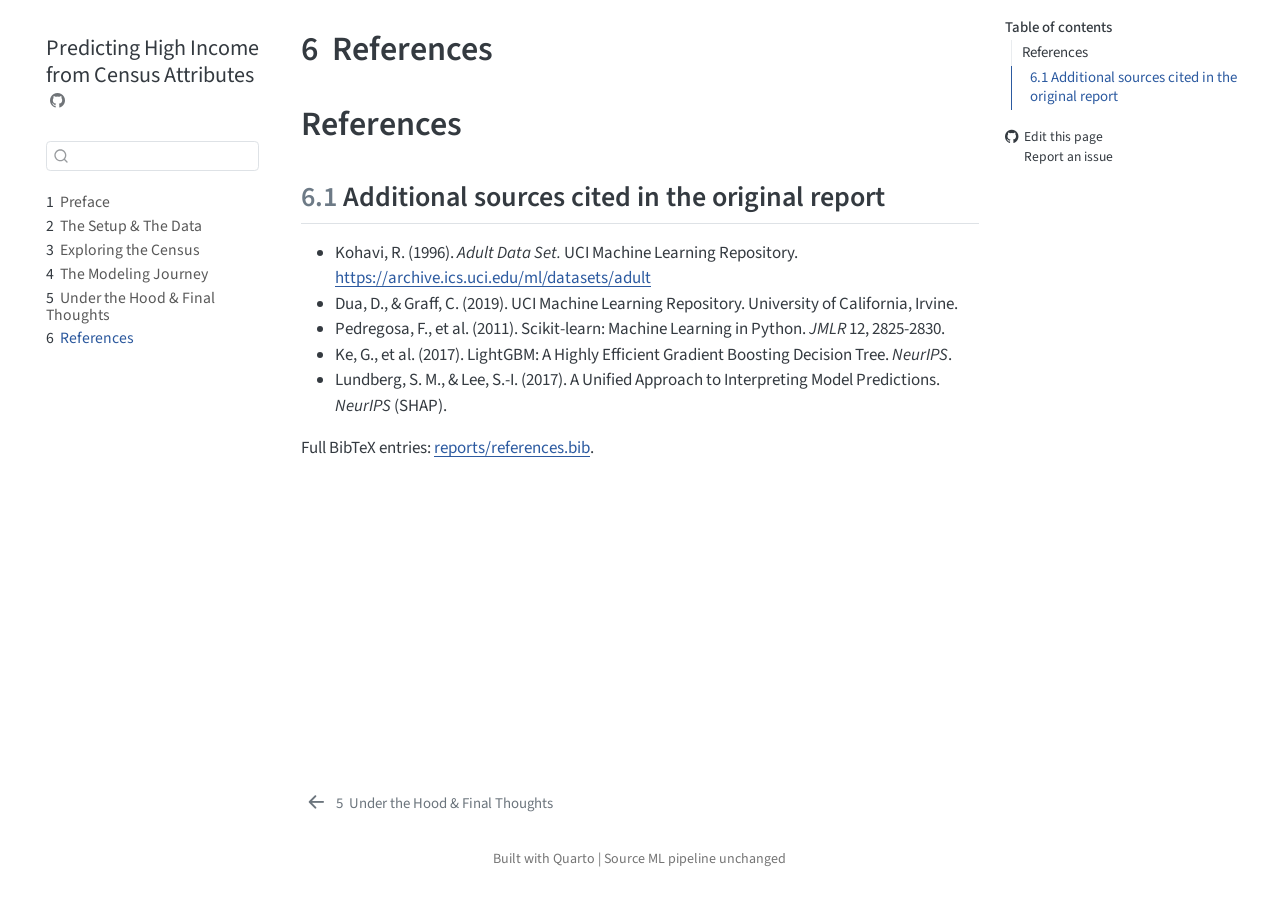
<file: references.html>
<!DOCTYPE html>
<html xmlns="http://www.w3.org/1999/xhtml" lang="en" xml:lang="en"><head>

<meta charset="utf-8">
<meta name="generator" content="quarto-1.4.554">

<meta name="viewport" content="width=device-width, initial-scale=1.0, user-scalable=yes">


<title>Predicting High Income from Census Attributes - 6&nbsp; References</title>
<style>
code{white-space: pre-wrap;}
span.smallcaps{font-variant: small-caps;}
div.columns{display: flex; gap: min(4vw, 1.5em);}
div.column{flex: auto; overflow-x: auto;}
div.hanging-indent{margin-left: 1.5em; text-indent: -1.5em;}
ul.task-list{list-style: none;}
ul.task-list li input[type="checkbox"] {
  width: 0.8em;
  margin: 0 0.8em 0.2em -1em; /* quarto-specific, see https://github.com/quarto-dev/quarto-cli/issues/4556 */ 
  vertical-align: middle;
}
/* CSS for citations */
div.csl-bib-body { }
div.csl-entry {
  clear: both;
}
.hanging-indent div.csl-entry {
  margin-left:2em;
  text-indent:-2em;
}
div.csl-left-margin {
  min-width:2em;
  float:left;
}
div.csl-right-inline {
  margin-left:2em;
  padding-left:1em;
}
div.csl-indent {
  margin-left: 2em;
}</style>


<script src="site_libs/quarto-nav/quarto-nav.js"></script>
<script src="site_libs/quarto-nav/headroom.min.js"></script>
<script src="site_libs/clipboard/clipboard.min.js"></script>
<script src="site_libs/quarto-search/autocomplete.umd.js"></script>
<script src="site_libs/quarto-search/fuse.min.js"></script>
<script src="site_libs/quarto-search/quarto-search.js"></script>
<meta name="quarto:offset" content="./">
<link href="./chapter-04-under-the-hood.html" rel="prev">
<script src="site_libs/quarto-html/quarto.js"></script>
<script src="site_libs/quarto-html/popper.min.js"></script>
<script src="site_libs/quarto-html/tippy.umd.min.js"></script>
<script src="site_libs/quarto-html/anchor.min.js"></script>
<link href="site_libs/quarto-html/tippy.css" rel="stylesheet">
<link href="site_libs/quarto-html/quarto-syntax-highlighting.css" rel="stylesheet" id="quarto-text-highlighting-styles">
<script src="site_libs/bootstrap/bootstrap.min.js"></script>
<link href="site_libs/bootstrap/bootstrap-icons.css" rel="stylesheet">
<link href="site_libs/bootstrap/bootstrap.min.css" rel="stylesheet" id="quarto-bootstrap" data-mode="light">
<script id="quarto-search-options" type="application/json">{
  "location": "sidebar",
  "copy-button": false,
  "collapse-after": 3,
  "panel-placement": "start",
  "type": "textbox",
  "limit": 50,
  "keyboard-shortcut": [
    "f",
    "/",
    "s"
  ],
  "show-item-context": false,
  "language": {
    "search-no-results-text": "No results",
    "search-matching-documents-text": "matching documents",
    "search-copy-link-title": "Copy link to search",
    "search-hide-matches-text": "Hide additional matches",
    "search-more-match-text": "more match in this document",
    "search-more-matches-text": "more matches in this document",
    "search-clear-button-title": "Clear",
    "search-text-placeholder": "",
    "search-detached-cancel-button-title": "Cancel",
    "search-submit-button-title": "Submit",
    "search-label": "Search"
  }
}</script>
<style>html{ scroll-behavior: smooth; }</style>


</head>

<body class="nav-sidebar floating">

<div id="quarto-search-results"></div>
  <header id="quarto-header" class="headroom fixed-top">
  <nav class="quarto-secondary-nav">
    <div class="container-fluid d-flex">
      <button type="button" class="quarto-btn-toggle btn" data-bs-toggle="collapse" data-bs-target=".quarto-sidebar-collapse-item" aria-controls="quarto-sidebar" aria-expanded="false" aria-label="Toggle sidebar navigation" onclick="if (window.quartoToggleHeadroom) { window.quartoToggleHeadroom(); }">
        <i class="bi bi-layout-text-sidebar-reverse"></i>
      </button>
        <nav class="quarto-page-breadcrumbs" aria-label="breadcrumb"><ol class="breadcrumb"><li class="breadcrumb-item"><a href="./references.html"><span class="chapter-number">6</span>&nbsp; <span class="chapter-title">References</span></a></li></ol></nav>
        <a class="flex-grow-1" role="button" data-bs-toggle="collapse" data-bs-target=".quarto-sidebar-collapse-item" aria-controls="quarto-sidebar" aria-expanded="false" aria-label="Toggle sidebar navigation" onclick="if (window.quartoToggleHeadroom) { window.quartoToggleHeadroom(); }">      
        </a>
      <button type="button" class="btn quarto-search-button" aria-label="" onclick="window.quartoOpenSearch();">
        <i class="bi bi-search"></i>
      </button>
    </div>
  </nav>
</header>
<!-- content -->
<div id="quarto-content" class="quarto-container page-columns page-rows-contents page-layout-article">
<!-- sidebar -->
  <nav id="quarto-sidebar" class="sidebar collapse collapse-horizontal quarto-sidebar-collapse-item sidebar-navigation floating overflow-auto">
    <div class="pt-lg-2 mt-2 text-left sidebar-header">
    <div class="sidebar-title mb-0 py-0">
      <a href="./">Predicting High Income from Census Attributes</a> 
        <div class="sidebar-tools-main">
    <a href="https://github.com/jt-09/uci-adult-data-ml" title="Source Code" class="quarto-navigation-tool px-1" aria-label="Source Code"><i class="bi bi-github"></i></a>
</div>
    </div>
      </div>
        <div class="mt-2 flex-shrink-0 align-items-center">
        <div class="sidebar-search">
        <div id="quarto-search" class="" title="Search"></div>
        </div>
        </div>
    <div class="sidebar-menu-container"> 
    <ul class="list-unstyled mt-1">
        <li class="sidebar-item">
  <div class="sidebar-item-container"> 
  <a href="./index.html" class="sidebar-item-text sidebar-link">
 <span class="menu-text"><span class="chapter-number">1</span>&nbsp; <span class="chapter-title">Preface</span></span></a>
  </div>
</li>
        <li class="sidebar-item">
  <div class="sidebar-item-container"> 
  <a href="./chapter-01-setup.html" class="sidebar-item-text sidebar-link">
 <span class="menu-text"><span class="chapter-number">2</span>&nbsp; <span class="chapter-title">The Setup &amp; The Data</span></span></a>
  </div>
</li>
        <li class="sidebar-item">
  <div class="sidebar-item-container"> 
  <a href="./chapter-02-exploring.html" class="sidebar-item-text sidebar-link">
 <span class="menu-text"><span class="chapter-number">3</span>&nbsp; <span class="chapter-title">Exploring the Census</span></span></a>
  </div>
</li>
        <li class="sidebar-item">
  <div class="sidebar-item-container"> 
  <a href="./chapter-03-modeling.html" class="sidebar-item-text sidebar-link">
 <span class="menu-text"><span class="chapter-number">4</span>&nbsp; <span class="chapter-title">The Modeling Journey</span></span></a>
  </div>
</li>
        <li class="sidebar-item">
  <div class="sidebar-item-container"> 
  <a href="./chapter-04-under-the-hood.html" class="sidebar-item-text sidebar-link">
 <span class="menu-text"><span class="chapter-number">5</span>&nbsp; <span class="chapter-title">Under the Hood &amp; Final Thoughts</span></span></a>
  </div>
</li>
        <li class="sidebar-item">
  <div class="sidebar-item-container"> 
  <a href="./references.html" class="sidebar-item-text sidebar-link active">
 <span class="menu-text"><span class="chapter-number">6</span>&nbsp; <span class="chapter-title">References</span></span></a>
  </div>
</li>
    </ul>
    </div>
</nav>
<div id="quarto-sidebar-glass" class="quarto-sidebar-collapse-item" data-bs-toggle="collapse" data-bs-target=".quarto-sidebar-collapse-item"></div>
<!-- margin-sidebar -->
    <div id="quarto-margin-sidebar" class="sidebar margin-sidebar">
        <nav id="TOC" role="doc-toc" class="toc-active">
    <h2 id="toc-title">Table of contents</h2>
   
  <ul>
  <li><a href="#references" id="toc-references" class="nav-link active" data-scroll-target="#references">References</a>
  <ul class="collapse">
  <li><a href="#additional-sources-cited-in-the-original-report" id="toc-additional-sources-cited-in-the-original-report" class="nav-link" data-scroll-target="#additional-sources-cited-in-the-original-report"><span class="header-section-number">6.1</span> Additional sources cited in the original report</a></li>
  </ul></li>
  </ul>
<div class="toc-actions"><ul><li><a href="https://github.com/jt-09/uci-adult-data-ml/edit/main/references.qmd" class="toc-action"><i class="bi bi-github"></i>Edit this page</a></li><li><a href="https://github.com/jt-09/uci-adult-data-ml/issues/new" class="toc-action"><i class="bi empty"></i>Report an issue</a></li></ul></div></nav>
    </div>
<!-- main -->
<main class="content" id="quarto-document-content">

<header id="title-block-header" class="quarto-title-block default">
<div class="quarto-title">
<h1 class="title"><span class="chapter-number">6</span>&nbsp; <span class="chapter-title">References</span></h1>
</div>



<div class="quarto-title-meta">

    
  
    
  </div>
  


</header>


<section id="references" class="level1 unnumbered">
<h1 class="unnumbered">References</h1>
<div id="refs" role="list" style="display: none">

</div>
<section id="additional-sources-cited-in-the-original-report" class="level2" data-number="6.1">
<h2 data-number="6.1" class="anchored" data-anchor-id="additional-sources-cited-in-the-original-report"><span class="header-section-number">6.1</span> Additional sources cited in the original report</h2>
<ul>
<li>Kohavi, R. (1996). <em>Adult Data Set.</em> UCI Machine Learning Repository. <a href="https://archive.ics.uci.edu/ml/datasets/adult" class="uri">https://archive.ics.uci.edu/ml/datasets/adult</a></li>
<li>Dua, D., &amp; Graff, C. (2019). UCI Machine Learning Repository. University of California, Irvine.</li>
<li>Pedregosa, F., et al.&nbsp;(2011). Scikit-learn: Machine Learning in Python. <em>JMLR</em> 12, 2825-2830.</li>
<li>Ke, G., et al.&nbsp;(2017). LightGBM: A Highly Efficient Gradient Boosting Decision Tree. <em>NeurIPS</em>.</li>
<li>Lundberg, S. M., &amp; Lee, S.-I. (2017). A Unified Approach to Interpreting Model Predictions. <em>NeurIPS</em> (SHAP).</li>
</ul>
<p>Full BibTeX entries: <a href="https://github.com/jt-09/uci-adult-data-ml/blob/main/reports/references.bib">reports/references.bib</a>.</p>


</section>
</section>

</main> <!-- /main -->
<script id="quarto-html-after-body" type="application/javascript">
window.document.addEventListener("DOMContentLoaded", function (event) {
  const toggleBodyColorMode = (bsSheetEl) => {
    const mode = bsSheetEl.getAttribute("data-mode");
    const bodyEl = window.document.querySelector("body");
    if (mode === "dark") {
      bodyEl.classList.add("quarto-dark");
      bodyEl.classList.remove("quarto-light");
    } else {
      bodyEl.classList.add("quarto-light");
      bodyEl.classList.remove("quarto-dark");
    }
  }
  const toggleBodyColorPrimary = () => {
    const bsSheetEl = window.document.querySelector("link#quarto-bootstrap");
    if (bsSheetEl) {
      toggleBodyColorMode(bsSheetEl);
    }
  }
  toggleBodyColorPrimary();  
  const icon = "";
  const anchorJS = new window.AnchorJS();
  anchorJS.options = {
    placement: 'right',
    icon: icon
  };
  anchorJS.add('.anchored');
  const isCodeAnnotation = (el) => {
    for (const clz of el.classList) {
      if (clz.startsWith('code-annotation-')) {                     
        return true;
      }
    }
    return false;
  }
  const clipboard = new window.ClipboardJS('.code-copy-button', {
    text: function(trigger) {
      const codeEl = trigger.previousElementSibling.cloneNode(true);
      for (const childEl of codeEl.children) {
        if (isCodeAnnotation(childEl)) {
          childEl.remove();
        }
      }
      return codeEl.innerText;
    }
  });
  clipboard.on('success', function(e) {
    // button target
    const button = e.trigger;
    // don't keep focus
    button.blur();
    // flash "checked"
    button.classList.add('code-copy-button-checked');
    var currentTitle = button.getAttribute("title");
    button.setAttribute("title", "Copied!");
    let tooltip;
    if (window.bootstrap) {
      button.setAttribute("data-bs-toggle", "tooltip");
      button.setAttribute("data-bs-placement", "left");
      button.setAttribute("data-bs-title", "Copied!");
      tooltip = new bootstrap.Tooltip(button, 
        { trigger: "manual", 
          customClass: "code-copy-button-tooltip",
          offset: [0, -8]});
      tooltip.show();    
    }
    setTimeout(function() {
      if (tooltip) {
        tooltip.hide();
        button.removeAttribute("data-bs-title");
        button.removeAttribute("data-bs-toggle");
        button.removeAttribute("data-bs-placement");
      }
      button.setAttribute("title", currentTitle);
      button.classList.remove('code-copy-button-checked');
    }, 1000);
    // clear code selection
    e.clearSelection();
  });
    var localhostRegex = new RegExp(/^(?:http|https):\/\/localhost\:?[0-9]*\//);
    var mailtoRegex = new RegExp(/^mailto:/);
      var filterRegex = new RegExp('/' + window.location.host + '/');
    var isInternal = (href) => {
        return filterRegex.test(href) || localhostRegex.test(href) || mailtoRegex.test(href);
    }
    // Inspect non-navigation links and adorn them if external
 	var links = window.document.querySelectorAll('a[href]:not(.nav-link):not(.navbar-brand):not(.toc-action):not(.sidebar-link):not(.sidebar-item-toggle):not(.pagination-link):not(.no-external):not([aria-hidden]):not(.dropdown-item):not(.quarto-navigation-tool)');
    for (var i=0; i<links.length; i++) {
      const link = links[i];
      if (!isInternal(link.href)) {
        // undo the damage that might have been done by quarto-nav.js in the case of
        // links that we want to consider external
        if (link.dataset.originalHref !== undefined) {
          link.href = link.dataset.originalHref;
        }
          // target, if specified
          link.setAttribute("target", "_blank");
          if (link.getAttribute("rel") === null) {
            link.setAttribute("rel", "noopener");
          }
      }
    }
  function tippyHover(el, contentFn, onTriggerFn, onUntriggerFn) {
    const config = {
      allowHTML: true,
      maxWidth: 500,
      delay: 100,
      arrow: false,
      appendTo: function(el) {
          return el.parentElement;
      },
      interactive: true,
      interactiveBorder: 10,
      theme: 'quarto',
      placement: 'bottom-start',
    };
    if (contentFn) {
      config.content = contentFn;
    }
    if (onTriggerFn) {
      config.onTrigger = onTriggerFn;
    }
    if (onUntriggerFn) {
      config.onUntrigger = onUntriggerFn;
    }
    window.tippy(el, config); 
  }
  const noterefs = window.document.querySelectorAll('a[role="doc-noteref"]');
  for (var i=0; i<noterefs.length; i++) {
    const ref = noterefs[i];
    tippyHover(ref, function() {
      // use id or data attribute instead here
      let href = ref.getAttribute('data-footnote-href') || ref.getAttribute('href');
      try { href = new URL(href).hash; } catch {}
      const id = href.replace(/^#\/?/, "");
      const note = window.document.getElementById(id);
      if (note) {
        return note.innerHTML;
      } else {
        return "";
      }
    });
  }
  const xrefs = window.document.querySelectorAll('a.quarto-xref');
  const processXRef = (id, note) => {
    // Strip column container classes
    const stripColumnClz = (el) => {
      el.classList.remove("page-full", "page-columns");
      if (el.children) {
        for (const child of el.children) {
          stripColumnClz(child);
        }
      }
    }
    stripColumnClz(note)
    if (id === null || id.startsWith('sec-')) {
      // Special case sections, only their first couple elements
      const container = document.createElement("div");
      if (note.children && note.children.length > 2) {
        container.appendChild(note.children[0].cloneNode(true));
        for (let i = 1; i < note.children.length; i++) {
          const child = note.children[i];
          if (child.tagName === "P" && child.innerText === "") {
            continue;
          } else {
            container.appendChild(child.cloneNode(true));
            break;
          }
        }
        if (window.Quarto?.typesetMath) {
          window.Quarto.typesetMath(container);
        }
        return container.innerHTML
      } else {
        if (window.Quarto?.typesetMath) {
          window.Quarto.typesetMath(note);
        }
        return note.innerHTML;
      }
    } else {
      // Remove any anchor links if they are present
      const anchorLink = note.querySelector('a.anchorjs-link');
      if (anchorLink) {
        anchorLink.remove();
      }
      if (window.Quarto?.typesetMath) {
        window.Quarto.typesetMath(note);
      }
      // TODO in 1.5, we should make sure this works without a callout special case
      if (note.classList.contains("callout")) {
        return note.outerHTML;
      } else {
        return note.innerHTML;
      }
    }
  }
  for (var i=0; i<xrefs.length; i++) {
    const xref = xrefs[i];
    tippyHover(xref, undefined, function(instance) {
      instance.disable();
      let url = xref.getAttribute('href');
      let hash = undefined; 
      if (url.startsWith('#')) {
        hash = url;
      } else {
        try { hash = new URL(url).hash; } catch {}
      }
      if (hash) {
        const id = hash.replace(/^#\/?/, "");
        const note = window.document.getElementById(id);
        if (note !== null) {
          try {
            const html = processXRef(id, note.cloneNode(true));
            instance.setContent(html);
          } finally {
            instance.enable();
            instance.show();
          }
        } else {
          // See if we can fetch this
          fetch(url.split('#')[0])
          .then(res => res.text())
          .then(html => {
            const parser = new DOMParser();
            const htmlDoc = parser.parseFromString(html, "text/html");
            const note = htmlDoc.getElementById(id);
            if (note !== null) {
              const html = processXRef(id, note);
              instance.setContent(html);
            } 
          }).finally(() => {
            instance.enable();
            instance.show();
          });
        }
      } else {
        // See if we can fetch a full url (with no hash to target)
        // This is a special case and we should probably do some content thinning / targeting
        fetch(url)
        .then(res => res.text())
        .then(html => {
          const parser = new DOMParser();
          const htmlDoc = parser.parseFromString(html, "text/html");
          const note = htmlDoc.querySelector('main.content');
          if (note !== null) {
            // This should only happen for chapter cross references
            // (since there is no id in the URL)
            // remove the first header
            if (note.children.length > 0 && note.children[0].tagName === "HEADER") {
              note.children[0].remove();
            }
            const html = processXRef(null, note);
            instance.setContent(html);
          } 
        }).finally(() => {
          instance.enable();
          instance.show();
        });
      }
    }, function(instance) {
    });
  }
      let selectedAnnoteEl;
      const selectorForAnnotation = ( cell, annotation) => {
        let cellAttr = 'data-code-cell="' + cell + '"';
        let lineAttr = 'data-code-annotation="' +  annotation + '"';
        const selector = 'span[' + cellAttr + '][' + lineAttr + ']';
        return selector;
      }
      const selectCodeLines = (annoteEl) => {
        const doc = window.document;
        const targetCell = annoteEl.getAttribute("data-target-cell");
        const targetAnnotation = annoteEl.getAttribute("data-target-annotation");
        const annoteSpan = window.document.querySelector(selectorForAnnotation(targetCell, targetAnnotation));
        const lines = annoteSpan.getAttribute("data-code-lines").split(",");
        const lineIds = lines.map((line) => {
          return targetCell + "-" + line;
        })
        let top = null;
        let height = null;
        let parent = null;
        if (lineIds.length > 0) {
            //compute the position of the single el (top and bottom and make a div)
            const el = window.document.getElementById(lineIds[0]);
            top = el.offsetTop;
            height = el.offsetHeight;
            parent = el.parentElement.parentElement;
          if (lineIds.length > 1) {
            const lastEl = window.document.getElementById(lineIds[lineIds.length - 1]);
            const bottom = lastEl.offsetTop + lastEl.offsetHeight;
            height = bottom - top;
          }
          if (top !== null && height !== null && parent !== null) {
            // cook up a div (if necessary) and position it 
            let div = window.document.getElementById("code-annotation-line-highlight");
            if (div === null) {
              div = window.document.createElement("div");
              div.setAttribute("id", "code-annotation-line-highlight");
              div.style.position = 'absolute';
              parent.appendChild(div);
            }
            div.style.top = top - 2 + "px";
            div.style.height = height + 4 + "px";
            div.style.left = 0;
            let gutterDiv = window.document.getElementById("code-annotation-line-highlight-gutter");
            if (gutterDiv === null) {
              gutterDiv = window.document.createElement("div");
              gutterDiv.setAttribute("id", "code-annotation-line-highlight-gutter");
              gutterDiv.style.position = 'absolute';
              const codeCell = window.document.getElementById(targetCell);
              const gutter = codeCell.querySelector('.code-annotation-gutter');
              gutter.appendChild(gutterDiv);
            }
            gutterDiv.style.top = top - 2 + "px";
            gutterDiv.style.height = height + 4 + "px";
          }
          selectedAnnoteEl = annoteEl;
        }
      };
      const unselectCodeLines = () => {
        const elementsIds = ["code-annotation-line-highlight", "code-annotation-line-highlight-gutter"];
        elementsIds.forEach((elId) => {
          const div = window.document.getElementById(elId);
          if (div) {
            div.remove();
          }
        });
        selectedAnnoteEl = undefined;
      };
        // Handle positioning of the toggle
    window.addEventListener(
      "resize",
      throttle(() => {
        elRect = undefined;
        if (selectedAnnoteEl) {
          selectCodeLines(selectedAnnoteEl);
        }
      }, 10)
    );
    function throttle(fn, ms) {
    let throttle = false;
    let timer;
      return (...args) => {
        if(!throttle) { // first call gets through
            fn.apply(this, args);
            throttle = true;
        } else { // all the others get throttled
            if(timer) clearTimeout(timer); // cancel #2
            timer = setTimeout(() => {
              fn.apply(this, args);
              timer = throttle = false;
            }, ms);
        }
      };
    }
      // Attach click handler to the DT
      const annoteDls = window.document.querySelectorAll('dt[data-target-cell]');
      for (const annoteDlNode of annoteDls) {
        annoteDlNode.addEventListener('click', (event) => {
          const clickedEl = event.target;
          if (clickedEl !== selectedAnnoteEl) {
            unselectCodeLines();
            const activeEl = window.document.querySelector('dt[data-target-cell].code-annotation-active');
            if (activeEl) {
              activeEl.classList.remove('code-annotation-active');
            }
            selectCodeLines(clickedEl);
            clickedEl.classList.add('code-annotation-active');
          } else {
            // Unselect the line
            unselectCodeLines();
            clickedEl.classList.remove('code-annotation-active');
          }
        });
      }
  const findCites = (el) => {
    const parentEl = el.parentElement;
    if (parentEl) {
      const cites = parentEl.dataset.cites;
      if (cites) {
        return {
          el,
          cites: cites.split(' ')
        };
      } else {
        return findCites(el.parentElement)
      }
    } else {
      return undefined;
    }
  };
  var bibliorefs = window.document.querySelectorAll('a[role="doc-biblioref"]');
  for (var i=0; i<bibliorefs.length; i++) {
    const ref = bibliorefs[i];
    const citeInfo = findCites(ref);
    if (citeInfo) {
      tippyHover(citeInfo.el, function() {
        var popup = window.document.createElement('div');
        citeInfo.cites.forEach(function(cite) {
          var citeDiv = window.document.createElement('div');
          citeDiv.classList.add('hanging-indent');
          citeDiv.classList.add('csl-entry');
          var biblioDiv = window.document.getElementById('ref-' + cite);
          if (biblioDiv) {
            citeDiv.innerHTML = biblioDiv.innerHTML;
          }
          popup.appendChild(citeDiv);
        });
        return popup.innerHTML;
      });
    }
  }
});
</script>
<nav class="page-navigation">
  <div class="nav-page nav-page-previous">
      <a href="./chapter-04-under-the-hood.html" class="pagination-link" aria-label="Under the Hood &amp; Final Thoughts">
        <i class="bi bi-arrow-left-short"></i> <span class="nav-page-text"><span class="chapter-number">5</span>&nbsp; <span class="chapter-title">Under the Hood &amp; Final Thoughts</span></span>
      </a>          
  </div>
  <div class="nav-page nav-page-next">
  </div>
</nav>
</div> <!-- /content -->
<footer class="footer">
  <div class="nav-footer">
    <div class="nav-footer-left">
      &nbsp;
    </div>   
    <div class="nav-footer-center">
<p>Built with Quarto | Source ML pipeline unchanged</p>
<div class="toc-actions d-sm-block d-md-none"><ul><li><a href="https://github.com/jt-09/uci-adult-data-ml/edit/main/references.qmd" class="toc-action"><i class="bi bi-github"></i>Edit this page</a></li><li><a href="https://github.com/jt-09/uci-adult-data-ml/issues/new" class="toc-action"><i class="bi empty"></i>Report an issue</a></li></ul></div></div>
    <div class="nav-footer-right">
      &nbsp;
    </div>
  </div>
</footer>




<script src="site_libs/quarto-html/zenscroll-min.js"></script>
</body></html>
</file>
<file: site_libs/quarto-html/tippy.css>
.tippy-box[data-animation=fade][data-state=hidden]{opacity:0}[data-tippy-root]{max-width:calc(100vw - 10px)}.tippy-box{position:relative;background-color:#333;color:#fff;border-radius:4px;font-size:14px;line-height:1.4;white-space:normal;outline:0;transition-property:transform,visibility,opacity}.tippy-box[data-placement^=top]>.tippy-arrow{bottom:0}.tippy-box[data-placement^=top]>.tippy-arrow:before{bottom:-7px;left:0;border-width:8px 8px 0;border-top-color:initial;transform-origin:center top}.tippy-box[data-placement^=bottom]>.tippy-arrow{top:0}.tippy-box[data-placement^=bottom]>.tippy-arrow:before{top:-7px;left:0;border-width:0 8px 8px;border-bottom-color:initial;transform-origin:center bottom}.tippy-box[data-placement^=left]>.tippy-arrow{right:0}.tippy-box[data-placement^=left]>.tippy-arrow:before{border-width:8px 0 8px 8px;border-left-color:initial;right:-7px;transform-origin:center left}.tippy-box[data-placement^=right]>.tippy-arrow{left:0}.tippy-box[data-placement^=right]>.tippy-arrow:before{left:-7px;border-width:8px 8px 8px 0;border-right-color:initial;transform-origin:center right}.tippy-box[data-inertia][data-state=visible]{transition-timing-function:cubic-bezier(.54,1.5,.38,1.11)}.tippy-arrow{width:16px;height:16px;color:#333}.tippy-arrow:before{content:"";position:absolute;border-color:transparent;border-style:solid}.tippy-content{position:relative;padding:5px 9px;z-index:1}
</file>
<file: site_libs/quarto-html/quarto-syntax-highlighting.css>
/* quarto syntax highlight colors */
:root {
  --quarto-hl-ot-color: #003B4F;
  --quarto-hl-at-color: #657422;
  --quarto-hl-ss-color: #20794D;
  --quarto-hl-an-color: #5E5E5E;
  --quarto-hl-fu-color: #4758AB;
  --quarto-hl-st-color: #20794D;
  --quarto-hl-cf-color: #003B4F;
  --quarto-hl-op-color: #5E5E5E;
  --quarto-hl-er-color: #AD0000;
  --quarto-hl-bn-color: #AD0000;
  --quarto-hl-al-color: #AD0000;
  --quarto-hl-va-color: #111111;
  --quarto-hl-bu-color: inherit;
  --quarto-hl-ex-color: inherit;
  --quarto-hl-pp-color: #AD0000;
  --quarto-hl-in-color: #5E5E5E;
  --quarto-hl-vs-color: #20794D;
  --quarto-hl-wa-color: #5E5E5E;
  --quarto-hl-do-color: #5E5E5E;
  --quarto-hl-im-color: #00769E;
  --quarto-hl-ch-color: #20794D;
  --quarto-hl-dt-color: #AD0000;
  --quarto-hl-fl-color: #AD0000;
  --quarto-hl-co-color: #5E5E5E;
  --quarto-hl-cv-color: #5E5E5E;
  --quarto-hl-cn-color: #8f5902;
  --quarto-hl-sc-color: #5E5E5E;
  --quarto-hl-dv-color: #AD0000;
  --quarto-hl-kw-color: #003B4F;
}

/* other quarto variables */
:root {
  --quarto-font-monospace: SFMono-Regular, Menlo, Monaco, Consolas, "Liberation Mono", "Courier New", monospace;
}

pre > code.sourceCode > span {
  color: #003B4F;
}

code span {
  color: #003B4F;
}

code.sourceCode > span {
  color: #003B4F;
}

div.sourceCode,
div.sourceCode pre.sourceCode {
  color: #003B4F;
}

code span.ot {
  color: #003B4F;
  font-style: inherit;
}

code span.at {
  color: #657422;
  font-style: inherit;
}

code span.ss {
  color: #20794D;
  font-style: inherit;
}

code span.an {
  color: #5E5E5E;
  font-style: inherit;
}

code span.fu {
  color: #4758AB;
  font-style: inherit;
}

code span.st {
  color: #20794D;
  font-style: inherit;
}

code span.cf {
  color: #003B4F;
  font-style: inherit;
}

code span.op {
  color: #5E5E5E;
  font-style: inherit;
}

code span.er {
  color: #AD0000;
  font-style: inherit;
}

code span.bn {
  color: #AD0000;
  font-style: inherit;
}

code span.al {
  color: #AD0000;
  font-style: inherit;
}

code span.va {
  color: #111111;
  font-style: inherit;
}

code span.bu {
  font-style: inherit;
}

code span.ex {
  font-style: inherit;
}

code span.pp {
  color: #AD0000;
  font-style: inherit;
}

code span.in {
  color: #5E5E5E;
  font-style: inherit;
}

code span.vs {
  color: #20794D;
  font-style: inherit;
}

code span.wa {
  color: #5E5E5E;
  font-style: italic;
}

code span.do {
  color: #5E5E5E;
  font-style: italic;
}

code span.im {
  color: #00769E;
  font-style: inherit;
}

code span.ch {
  color: #20794D;
  font-style: inherit;
}

code span.dt {
  color: #AD0000;
  font-style: inherit;
}

code span.fl {
  color: #AD0000;
  font-style: inherit;
}

code span.co {
  color: #5E5E5E;
  font-style: inherit;
}

code span.cv {
  color: #5E5E5E;
  font-style: italic;
}

code span.cn {
  color: #8f5902;
  font-style: inherit;
}

code span.sc {
  color: #5E5E5E;
  font-style: inherit;
}

code span.dv {
  color: #AD0000;
  font-style: inherit;
}

code span.kw {
  color: #003B4F;
  font-style: inherit;
}

.prevent-inlining {
  content: "</";
}

/*# sourceMappingURL=debc5d5d77c3f9108843748ff7464032.css.map */
</file>
